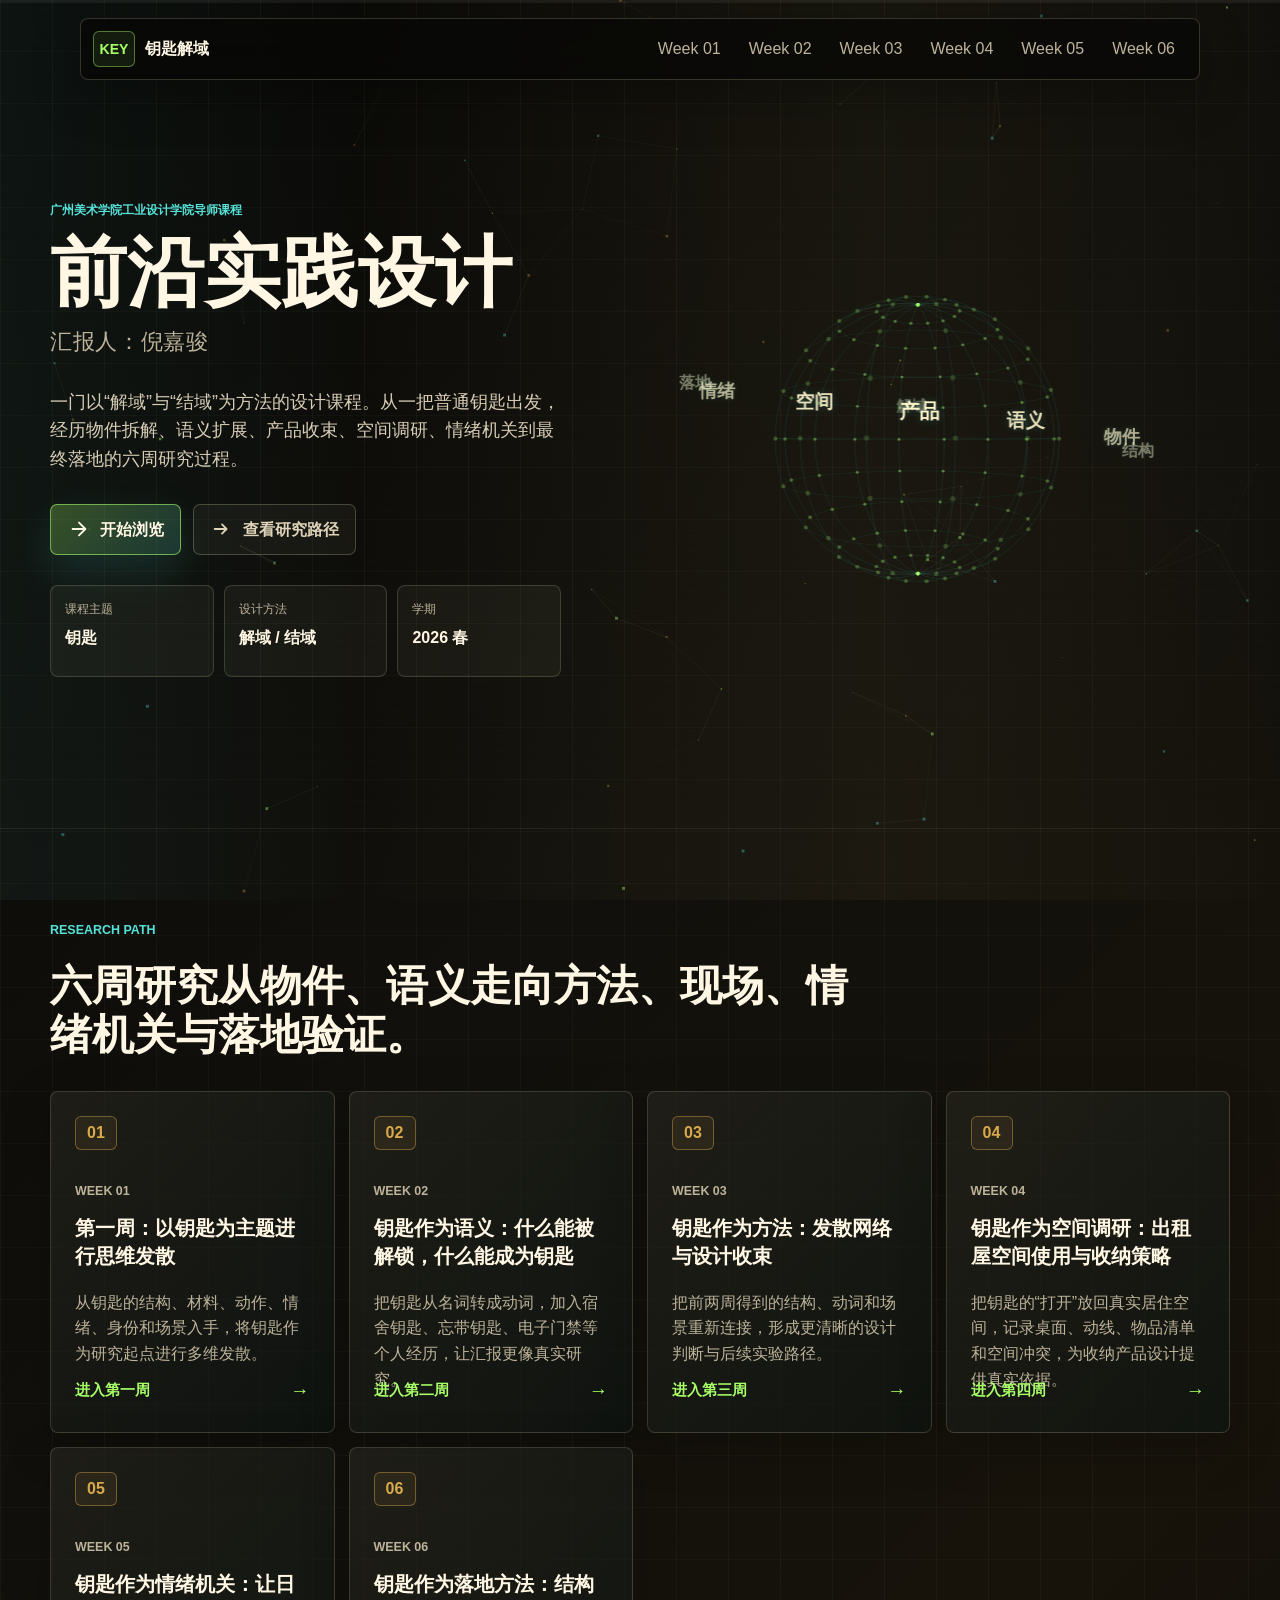
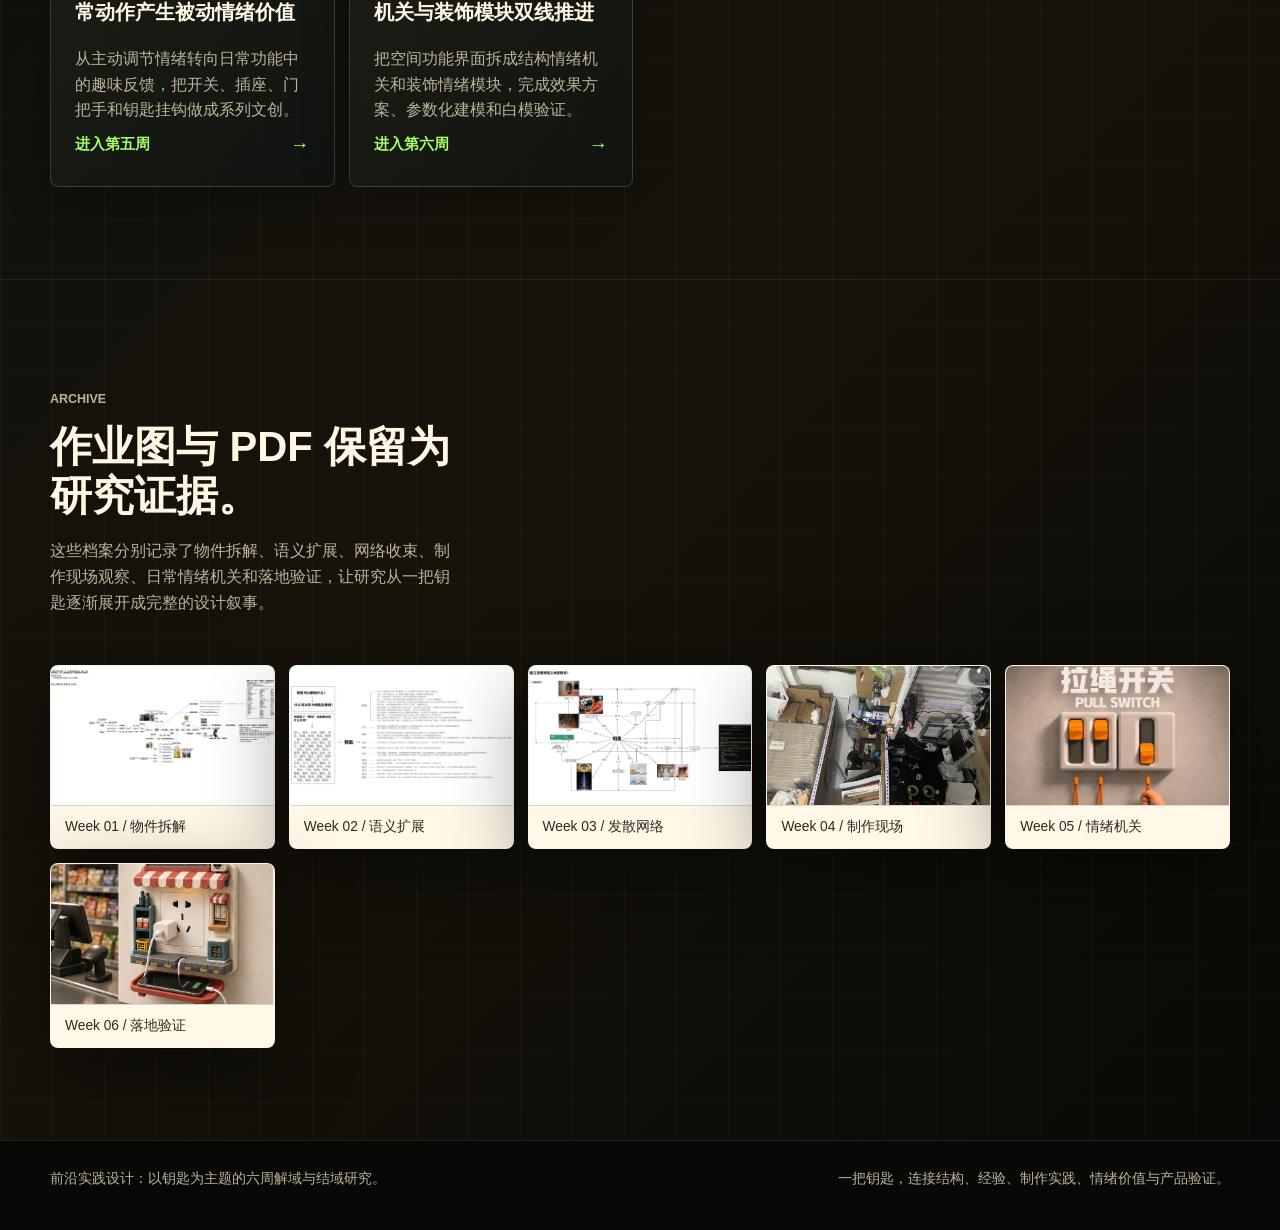
<file: index.html>
<!doctype html>
<html lang="zh-CN">
  <head>
    <meta charset="UTF-8" />
    <meta name="viewport" content="width=device-width, initial-scale=1.0" />
    <title>钥匙解域过程 | 课程结课网站</title>
    <link rel="stylesheet" href="./styles.css" />
  </head>
  <body>
    <canvas id="circuitCanvas" aria-hidden="true"></canvas>
    <div class="scroll-meter" aria-hidden="true"><span></span></div>

    <header class="topbar">
      <a class="brand" href="./index.html" aria-label="回到首页">
        <span class="brand-mark">KEY</span>
        <span>钥匙解域</span>
      </a>
      <nav class="nav-links" aria-label="页面导航">
        <a href="./week1.html">Week 01</a>
        <a href="./week2.html">Week 02</a>
        <a href="./week3.html">Week 03</a>
        <a href="./week4.html">Week 04</a>
        <a href="./week5.html">Week 05</a>
        <a href="./week6.html">Week 06</a>
      </nav>
    </header>

    <main>
      <section class="hero stage portal-hero">
        <div class="hero-copy reveal">
          <p class="eyebrow">广州美术学院工业设计学院导师课程</p>
          <h1>前沿实践设计</h1>
          <p class="hero-subtitle">汇报人：倪嘉骏</p>
          <p class="hero-lead">
            一门以“解域”与“结域”为方法的设计课程。从一把普通钥匙出发，经历物件拆解、语义扩展、产品收束、空间调研、情绪机关到最终落地的六周研究过程。
          </p>
          <div class="hero-actions">
            <a class="primary-action" href="./week1.html">
              <span class="action-icon" aria-hidden="true">
                <svg viewBox="0 0 24 24"><path d="M5 12h14M12 5l7 7-7 7" /></svg>
              </span>
              开始浏览
            </a>
            <a class="ghost-action" href="#research-path">
              <span class="action-icon" aria-hidden="true">
                <svg viewBox="0 0 24 24"><path d="M4 12h13m0 0-5-5m5 5-5 5" /></svg>
              </span>
              查看研究路径
            </a>
          </div>
          <dl class="course-meta" aria-label="课程信息">
            <div>
              <dt>课程主题</dt>
              <dd>钥匙</dd>
            </div>
            <div>
              <dt>设计方法</dt>
              <dd>解域 / 结域</dd>
            </div>
            <div>
              <dt>学期</dt>
              <dd>2026 春</dd>
            </div>
          </dl>
        </div>

        <div class="hero-visual" id="sphere-container" data-depth="18" style="position:relative;overflow:hidden;min-height:480px;">
          <div style="position:absolute;inset:0;display:flex;align-items:center;justify-content:center;pointer-events:none;z-index:0;">
            <!-- 3D keyword sphere rendered by initKeywordSphere() -->
          </div>
        </div>
      </section>

      <section id="research-path" class="section-band">
        <div class="section-heading reveal">
          <p class="eyebrow">Research Path</p>
          <h2>六周研究从物件、语义走向方法、现场、情绪机关与落地验证。</h2>
        </div>

        <div class="portal-grid">
          <a class="week-card reveal" href="./week1.html">
            <span class="index">01</span>
            <p class="eyebrow">Week 01</p>
            <h3>第一周：以钥匙为主题进行思维发散</h3>
            <p>从钥匙的结构、材料、动作、情绪、身份和场景入手，将钥匙作为研究起点进行多维发散。</p>
            <strong>进入第一周</strong>
          </a>
          <a class="week-card reveal" href="./week2.html">
            <span class="index">02</span>
            <p class="eyebrow">Week 02</p>
            <h3>钥匙作为语义：什么能被解锁，什么能成为钥匙</h3>
            <p>把钥匙从名词转成动词，加入宿舍钥匙、忘带钥匙、电子门禁等个人经历，让汇报更像真实研究。</p>
            <strong>进入第二周</strong>
          </a>
          <a class="week-card reveal" href="./week3.html">
            <span class="index">03</span>
            <p class="eyebrow">Week 03</p>
            <h3>钥匙作为方法：发散网络与设计收束</h3>
            <p>把前两周得到的结构、动词和场景重新连接，形成更清晰的设计判断与后续实验路径。</p>
            <strong>进入第三周</strong>
          </a>
          <a class="week-card reveal" href="./week4.html">
            <span class="index">04</span>
            <p class="eyebrow">Week 04</p>
            <h3>钥匙作为空间调研：出租屋空间使用与收纳策略</h3>
            <p>把钥匙的“打开”放回真实居住空间，记录桌面、动线、物品清单和空间冲突，为收纳产品设计提供真实依据。</p>
            <strong>进入第四周</strong>
          </a>
          <a class="week-card reveal" href="./week5.html">
            <span class="index">05</span>
            <p class="eyebrow">Week 05</p>
            <h3>钥匙作为情绪机关：让日常动作产生被动情绪价值</h3>
            <p>从主动调节情绪转向日常功能中的趣味反馈，把开关、插座、门把手和钥匙挂钩做成系列文创。</p>
            <strong>进入第五周</strong>
          </a>
          <a class="week-card reveal" href="./week6.html">
            <span class="index">06</span>
            <p class="eyebrow">Week 06</p>
            <h3>钥匙作为落地方法：结构机关与装饰模块双线推进</h3>
            <p>把空间功能界面拆成结构情绪机关和装饰情绪模块，完成效果方案、参数化建模和白模验证。</p>
            <strong>进入第六周</strong>
          </a>
        </div>
      </section>

      <section class="archive section-band">
        <div class="archive-copy reveal">
          <p class="eyebrow">Archive</p>
          <h2>作业图与 PDF 保留为研究证据。</h2>
          <p>这些档案分别记录了物件拆解、语义扩展、网络收束、制作现场观察、日常情绪机关和落地验证，让研究从一把钥匙逐渐展开成完整的设计叙事。</p>
        </div>
        <div class="archive-gallery">
          <figure class="source-map reveal">
            <img src="./assets/week1-map.jpg" alt="第一周钥匙主题解域过程原始思维导图" />
            <figcaption>Week 01 / 物件拆解</figcaption>
          </figure>
          <figure class="source-map reveal">
            <img src="./assets/week2-semantics.jpg" alt="第二周钥匙语义扩展与解锁动词图" />
            <figcaption>Week 02 / 语义扩展</figcaption>
          </figure>
          <figure class="source-map reveal">
            <img src="./assets/week3-network.jpg" alt="第三周发散网络图" />
            <figcaption>Week 03 / 发散网络</figcaption>
          </figure>
          <figure class="source-map reveal">
            <img src="./assets/week4-overview.jpg" alt="第四周制作现场总览照片" />
            <figcaption>Week 04 / 制作现场</figcaption>
          </figure>
          <figure class="source-map reveal">
            <img src="./assets/week5-pull-switch.png" alt="第五周日常情绪机关参考图" />
            <figcaption>Week 05 / 情绪机关</figcaption>
          </figure>
          <figure class="source-map reveal">
            <img src="./assets/week6-convenience-socket.png" alt="第六周便利店补给插座效果图" />
            <figcaption>Week 06 / 落地验证</figcaption>
          </figure>
        </div>
      </section>
    </main>

    <footer class="site-footer">
      <p>前沿实践设计：以钥匙为主题的六周解域与结域研究。</p>
      <p>一把钥匙，连接结构、经验、制作实践、情绪价值与产品验证。</p>
    </footer>

    <script src="./script.js"></script>
  </body>
</html>
</file>
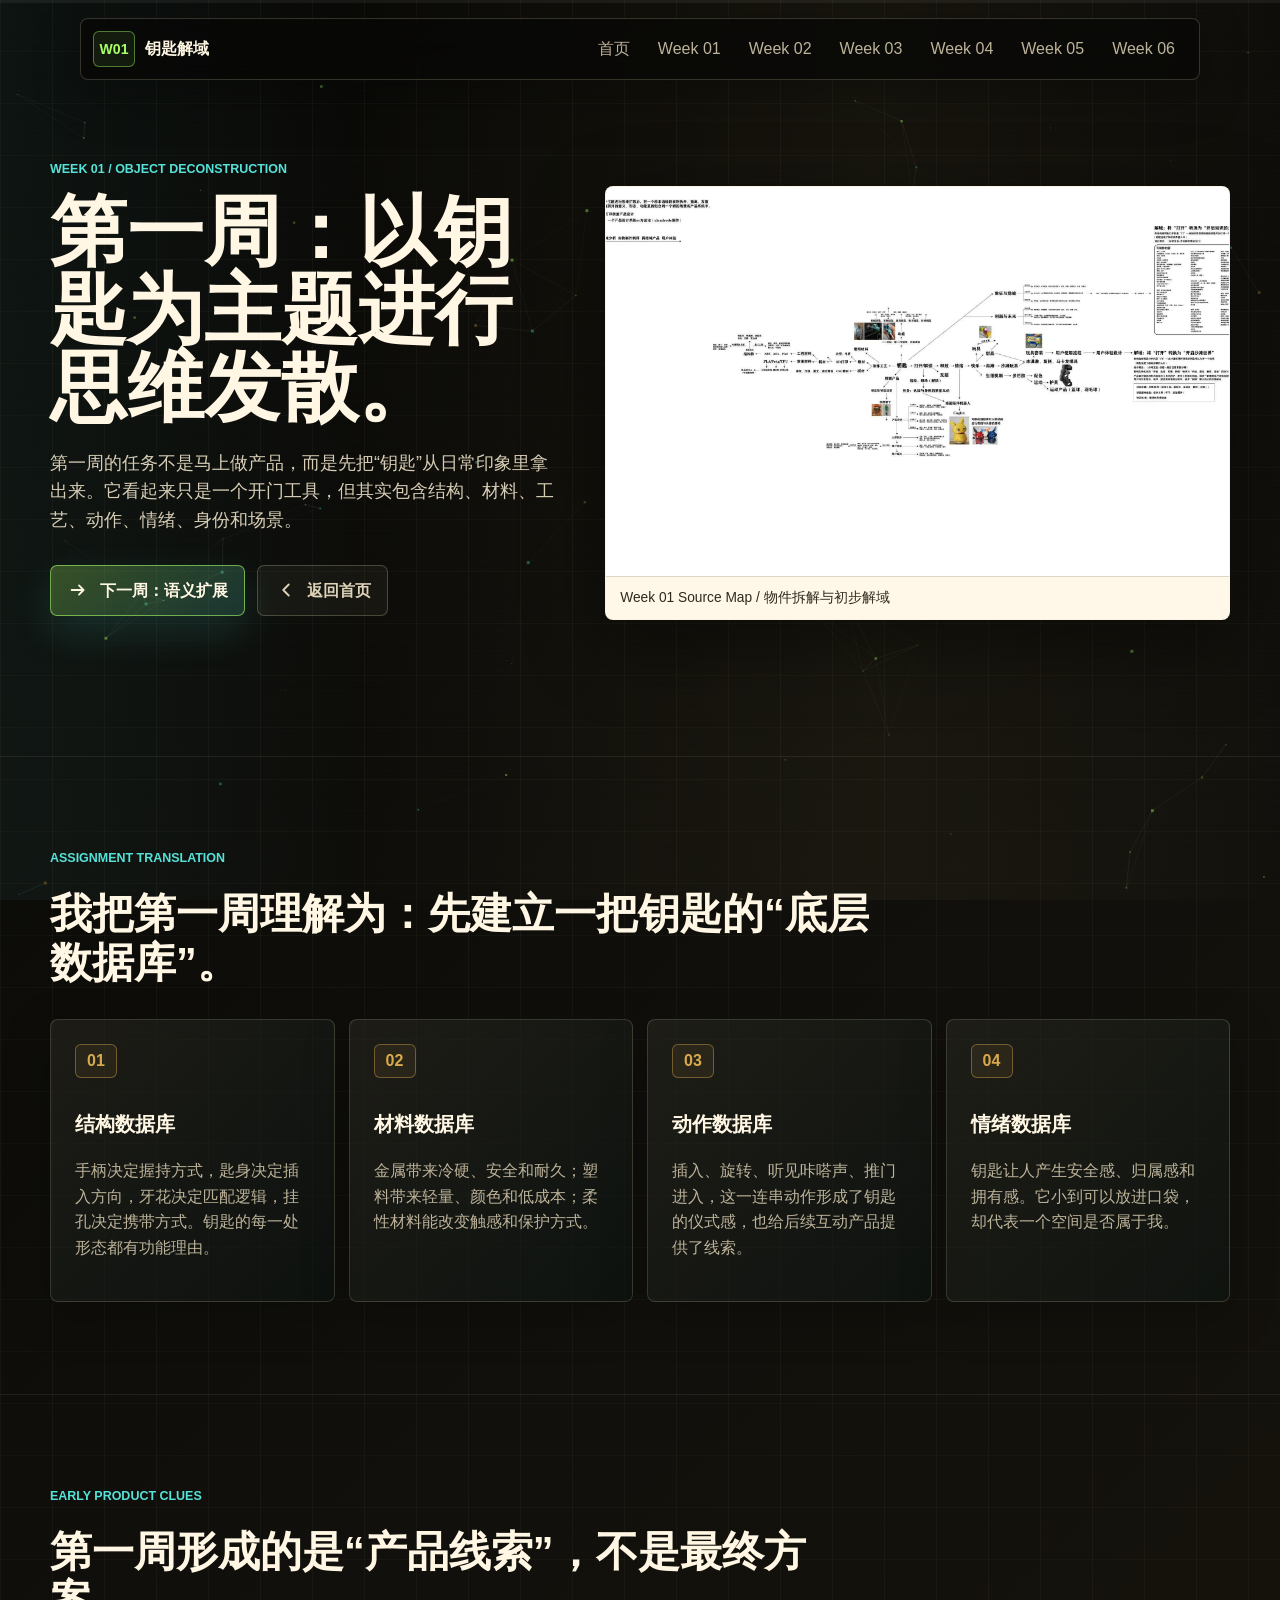
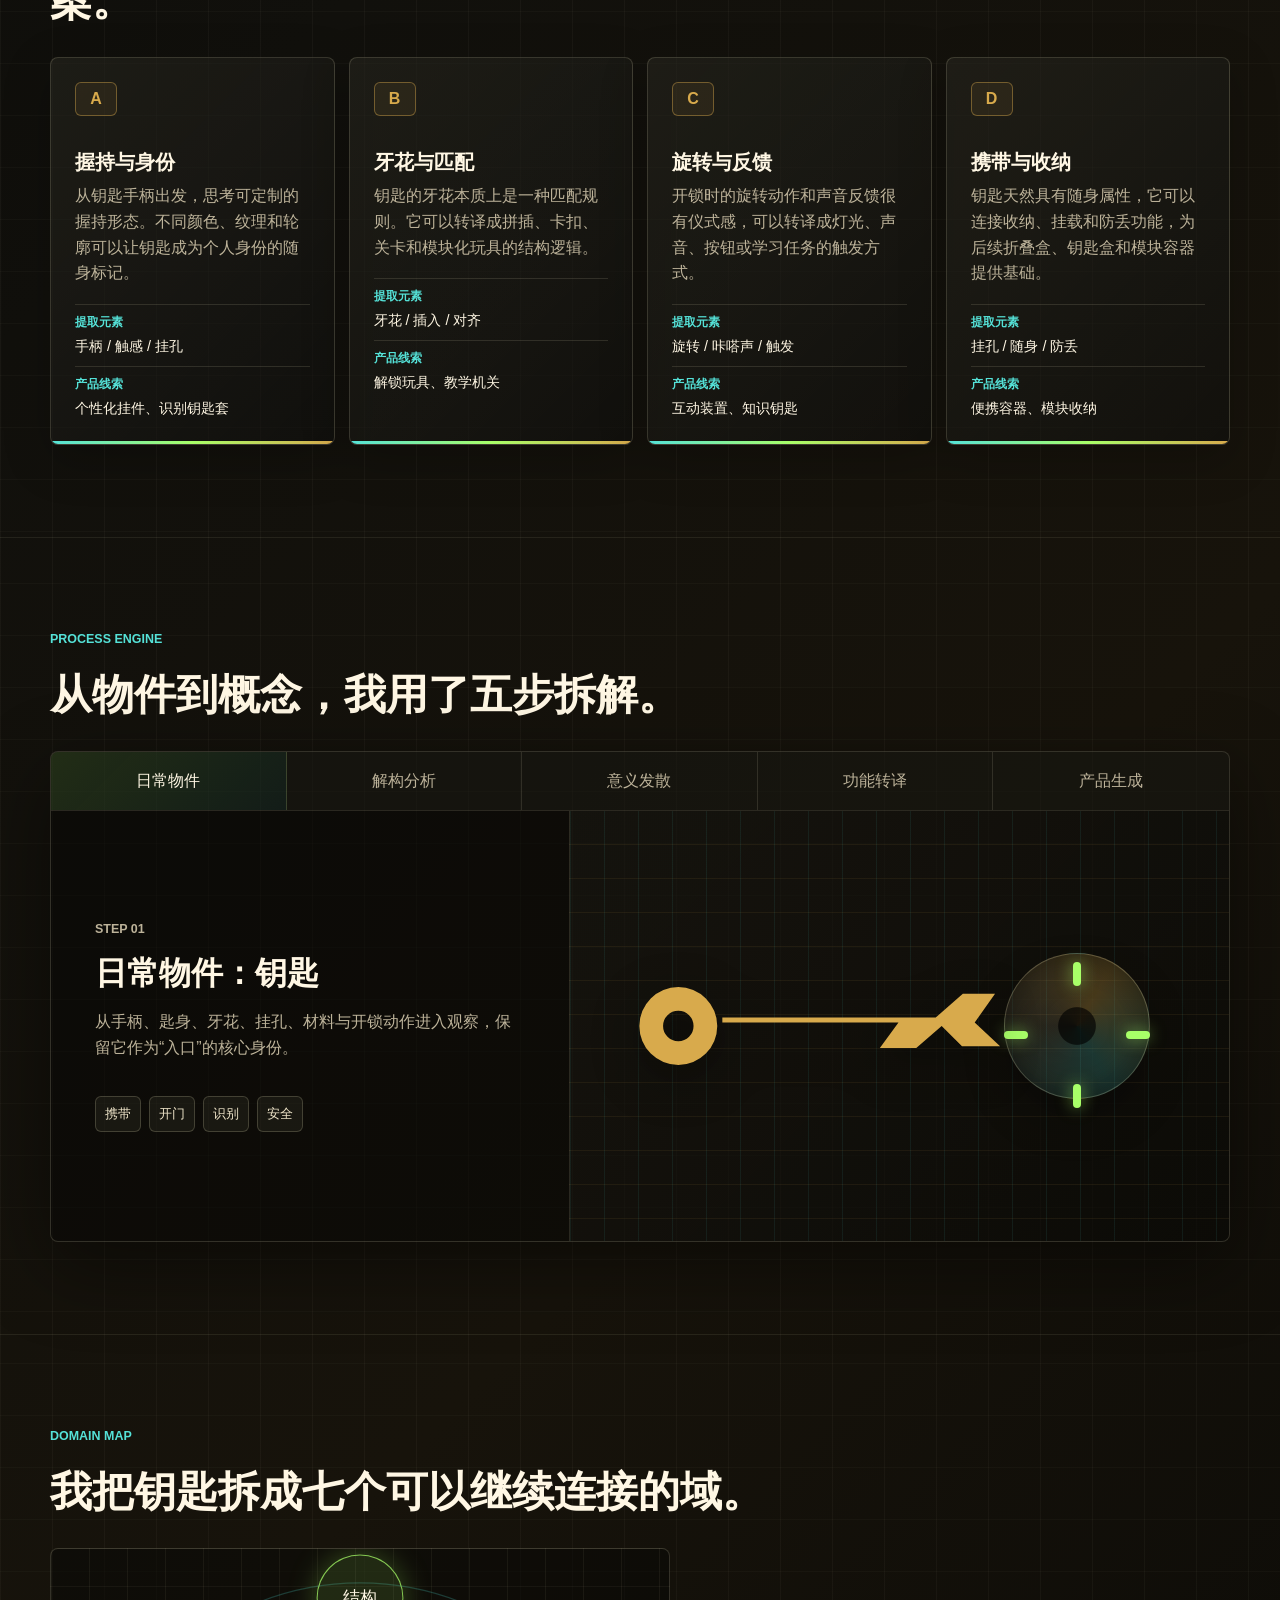
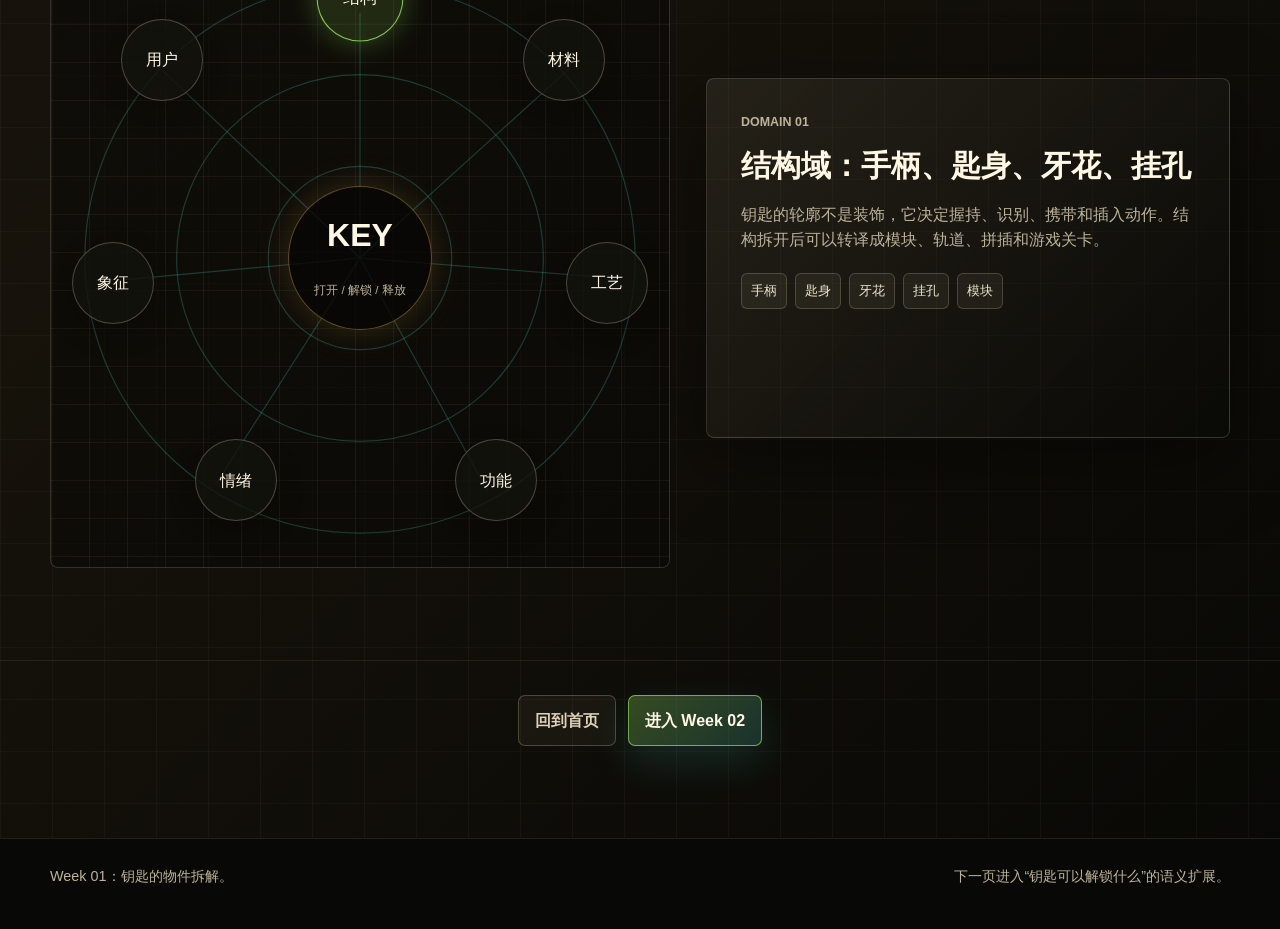
<file: week1.html>
<!doctype html>
<html lang="zh-CN">
  <head>
    <meta charset="UTF-8" />
    <meta name="viewport" content="width=device-width, initial-scale=1.0" />
    <title>Week 01 | 钥匙的物件拆解</title>
    <link rel="stylesheet" href="./styles.css" />
  </head>
  <body>
    <canvas id="circuitCanvas" aria-hidden="true"></canvas>
    <div class="scroll-meter" aria-hidden="true"><span></span></div>

    <header class="topbar">
      <a class="brand" href="./index.html" aria-label="回到首页">
        <span class="brand-mark">W01</span>
        <span>钥匙解域</span>
      </a>
      <nav class="nav-links" aria-label="页面导航">
        <a href="./index.html">首页</a>
        <a href="./week1.html">Week 01</a>
        <a href="./week2.html">Week 02</a>
        <a href="./week3.html">Week 03</a>
        <a href="./week4.html">Week 04</a>
        <a href="./week5.html">Week 05</a>
        <a href="./week6.html">Week 06</a>
      </nav>
    </header>

    <main>
      <section class="hero stage page-hero">
        <div class="hero-copy reveal">
          <p class="eyebrow">Week 01 / Object Deconstruction</p>
          <h1>第一周：以钥匙为主题进行思维发散。</h1>
          <p class="hero-lead">
            第一周的任务不是马上做产品，而是先把“钥匙”从日常印象里拿出来。它看起来只是一个开门工具，但其实包含结构、材料、工艺、动作、情绪、身份和场景。
          </p>
          <div class="hero-actions">
            <a class="primary-action" href="./week2.html">
              <span class="action-icon" aria-hidden="true">
                <svg viewBox="0 0 24 24"><path d="M4 12h13m0 0-5-5m5 5-5 5" /></svg>
              </span>
              下一周：语义扩展
            </a>
            <a class="ghost-action" href="./index.html">
              <span class="action-icon" aria-hidden="true">
                <svg viewBox="0 0 24 24"><path d="M15 18l-6-6 6-6" /></svg>
              </span>
              返回首页
            </a>
          </div>
        </div>
        <figure class="source-map page-figure reveal">
          <img src="./assets/week1-map.jpg" alt="第一周钥匙主题解域过程原始思维导图" />
          <figcaption>Week 01 Source Map / 物件拆解与初步解域</figcaption>
        </figure>
      </section>

      <section class="section-band">
        <div class="section-heading reveal">
          <p class="eyebrow">Assignment Translation</p>
          <h2>我把第一周理解为：先建立一把钥匙的“底层数据库”。</h2>
        </div>
        <div class="insight-grid">
          <article class="insight-card reveal">
            <span class="index">01</span>
            <h3>结构数据库</h3>
            <p>手柄决定握持方式，匙身决定插入方向，牙花决定匹配逻辑，挂孔决定携带方式。钥匙的每一处形态都有功能理由。</p>
          </article>
          <article class="insight-card reveal">
            <span class="index">02</span>
            <h3>材料数据库</h3>
            <p>金属带来冷硬、安全和耐久；塑料带来轻量、颜色和低成本；柔性材料能改变触感和保护方式。</p>
          </article>
          <article class="insight-card reveal">
            <span class="index">03</span>
            <h3>动作数据库</h3>
            <p>插入、旋转、听见咔嗒声、推门进入，这一连串动作形成了钥匙的仪式感，也给后续互动产品提供了线索。</p>
          </article>
          <article class="insight-card reveal">
            <span class="index">04</span>
            <h3>情绪数据库</h3>
            <p>钥匙让人产生安全感、归属感和拥有感。它小到可以放进口袋，却代表一个空间是否属于我。</p>
          </article>
        </div>
      </section>

      <section class="section-band">
        <div class="section-heading reveal">
          <p class="eyebrow">Early Product Clues</p>
          <h2>第一周形成的是“产品线索”，不是最终方案。</h2>
        </div>
        <div class="design-grid">
          <article class="design-card reveal">
            <span class="index">A</span>
            <h3>握持与身份</h3>
            <p>从钥匙手柄出发，思考可定制的握持形态。不同颜色、纹理和轮廓可以让钥匙成为个人身份的随身标记。</p>
            <dl>
              <div><dt>提取元素</dt><dd>手柄 / 触感 / 挂孔</dd></div>
              <div><dt>产品线索</dt><dd>个性化挂件、识别钥匙套</dd></div>
            </dl>
          </article>
          <article class="design-card reveal">
            <span class="index">B</span>
            <h3>牙花与匹配</h3>
            <p>钥匙的牙花本质上是一种匹配规则。它可以转译成拼插、卡扣、关卡和模块化玩具的结构逻辑。</p>
            <dl>
              <div><dt>提取元素</dt><dd>牙花 / 插入 / 对齐</dd></div>
              <div><dt>产品线索</dt><dd>解锁玩具、教学机关</dd></div>
            </dl>
          </article>
          <article class="design-card reveal">
            <span class="index">C</span>
            <h3>旋转与反馈</h3>
            <p>开锁时的旋转动作和声音反馈很有仪式感，可以转译成灯光、声音、按钮或学习任务的触发方式。</p>
            <dl>
              <div><dt>提取元素</dt><dd>旋转 / 咔嗒声 / 触发</dd></div>
              <div><dt>产品线索</dt><dd>互动装置、知识钥匙</dd></div>
            </dl>
          </article>
          <article class="design-card reveal">
            <span class="index">D</span>
            <h3>携带与收纳</h3>
            <p>钥匙天然具有随身属性，它可以连接收纳、挂载和防丢功能，为后续折叠盒、钥匙盒和模块容器提供基础。</p>
            <dl>
              <div><dt>提取元素</dt><dd>挂孔 / 随身 / 防丢</dd></div>
              <div><dt>产品线索</dt><dd>便携容器、模块收纳</dd></div>
            </dl>
          </article>
        </div>
      </section>

      <section class="process section-band">
        <div class="section-heading reveal">
          <p class="eyebrow">Process Engine</p>
          <h2>从物件到概念，我用了五步拆解。</h2>
        </div>

        <div class="process-shell reveal">
          <div class="process-rail" role="tablist" aria-label="解域流程">
            <button class="step-button is-active" type="button" data-step="0" role="tab" aria-selected="true">日常物件</button>
            <button class="step-button" type="button" data-step="1" role="tab" aria-selected="false">解构分析</button>
            <button class="step-button" type="button" data-step="2" role="tab" aria-selected="false">意义发散</button>
            <button class="step-button" type="button" data-step="3" role="tab" aria-selected="false">功能转译</button>
            <button class="step-button" type="button" data-step="4" role="tab" aria-selected="false">产品生成</button>
          </div>

          <div class="process-stage">
            <article class="step-card" id="stepCard">
              <p class="eyebrow" id="stepKicker">Step 01</p>
              <h3 id="stepTitle">日常物件：钥匙</h3>
              <p id="stepBody">从手柄、匙身、牙花、挂孔、材料与开锁动作进入观察，保留它作为“入口”的核心身份。</p>
              <div class="tag-row" id="stepTags" aria-label="关键词"></div>
            </article>

            <div class="lock-lab" aria-hidden="true">
              <div class="lock-face">
                <span class="pin pin-1"></span>
                <span class="pin pin-2"></span>
                <span class="pin pin-3"></span>
                <span class="pin pin-4"></span>
              </div>
              <svg class="lab-key" viewBox="0 0 560 160">
                <path d="M50 80a46 46 0 1 1 92 0 46 46 0 0 1-92 0Zm28 0a18 18 0 1 0 36 0 18 18 0 0 0-36 0Zm70-10h252l32-28h38l-24 34 30 28h-45l-24-24-30 26h-43l22-30H148z" />
              </svg>
            </div>
          </div>
        </div>
      </section>

      <section class="domain section-band">
        <div class="section-heading reveal">
          <p class="eyebrow">Domain Map</p>
          <h2>我把钥匙拆成七个可以继续连接的域。</h2>
        </div>

        <div class="domain-layout reveal">
          <div class="radar" aria-label="钥匙解域节点">
            <svg class="radar-lines" viewBox="0 0 620 620" aria-hidden="true">
              <path d="M310 310 310 64M310 310 520 120M310 310 562 330M310 310 438 544M310 310 166 536M310 310 72 332M310 310 112 122" />
              <circle cx="310" cy="310" r="92" />
              <circle cx="310" cy="310" r="184" />
              <circle cx="310" cy="310" r="276" />
            </svg>
            <button class="domain-node is-active" type="button" data-domain="0" style="--x: 50%; --y: 8%;">结构</button>
            <button class="domain-node" type="button" data-domain="1" style="--x: 83%; --y: 18%;">材料</button>
            <button class="domain-node" type="button" data-domain="2" style="--x: 90%; --y: 54%;">工艺</button>
            <button class="domain-node" type="button" data-domain="3" style="--x: 72%; --y: 86%;">功能</button>
            <button class="domain-node" type="button" data-domain="4" style="--x: 30%; --y: 86%;">情绪</button>
            <button class="domain-node" type="button" data-domain="5" style="--x: 10%; --y: 54%;">象征</button>
            <button class="domain-node" type="button" data-domain="6" style="--x: 18%; --y: 18%;">用户</button>
            <div class="radar-core">
              <span>KEY</span>
              <small>打开 / 解锁 / 释放</small>
            </div>
          </div>

          <aside class="domain-panel">
            <p class="eyebrow" id="domainKicker">Domain 01</p>
            <h3 id="domainTitle">结构域：手柄、匙身、牙花、挂孔</h3>
            <p id="domainBody">钥匙的轮廓不是装饰，它决定握持、识别、携带和插入动作。结构拆开后可以转译成模块、轨道、拼插和游戏关卡。</p>
            <div class="domain-chips" id="domainChips"></div>
          </aside>
        </div>
      </section>



      <nav class="next-links section-band" aria-label="页面跳转">
        <a class="ghost-action" href="./index.html">回到首页</a>
        <a class="primary-action" href="./week2.html">进入 Week 02</a>
      </nav>
    </main>

    <footer class="site-footer">
      <p>Week 01：钥匙的物件拆解。</p>
      <p>下一页进入“钥匙可以解锁什么”的语义扩展。</p>
    </footer>

    <script src="./script.js"></script>
  </body>
</html>
</file>
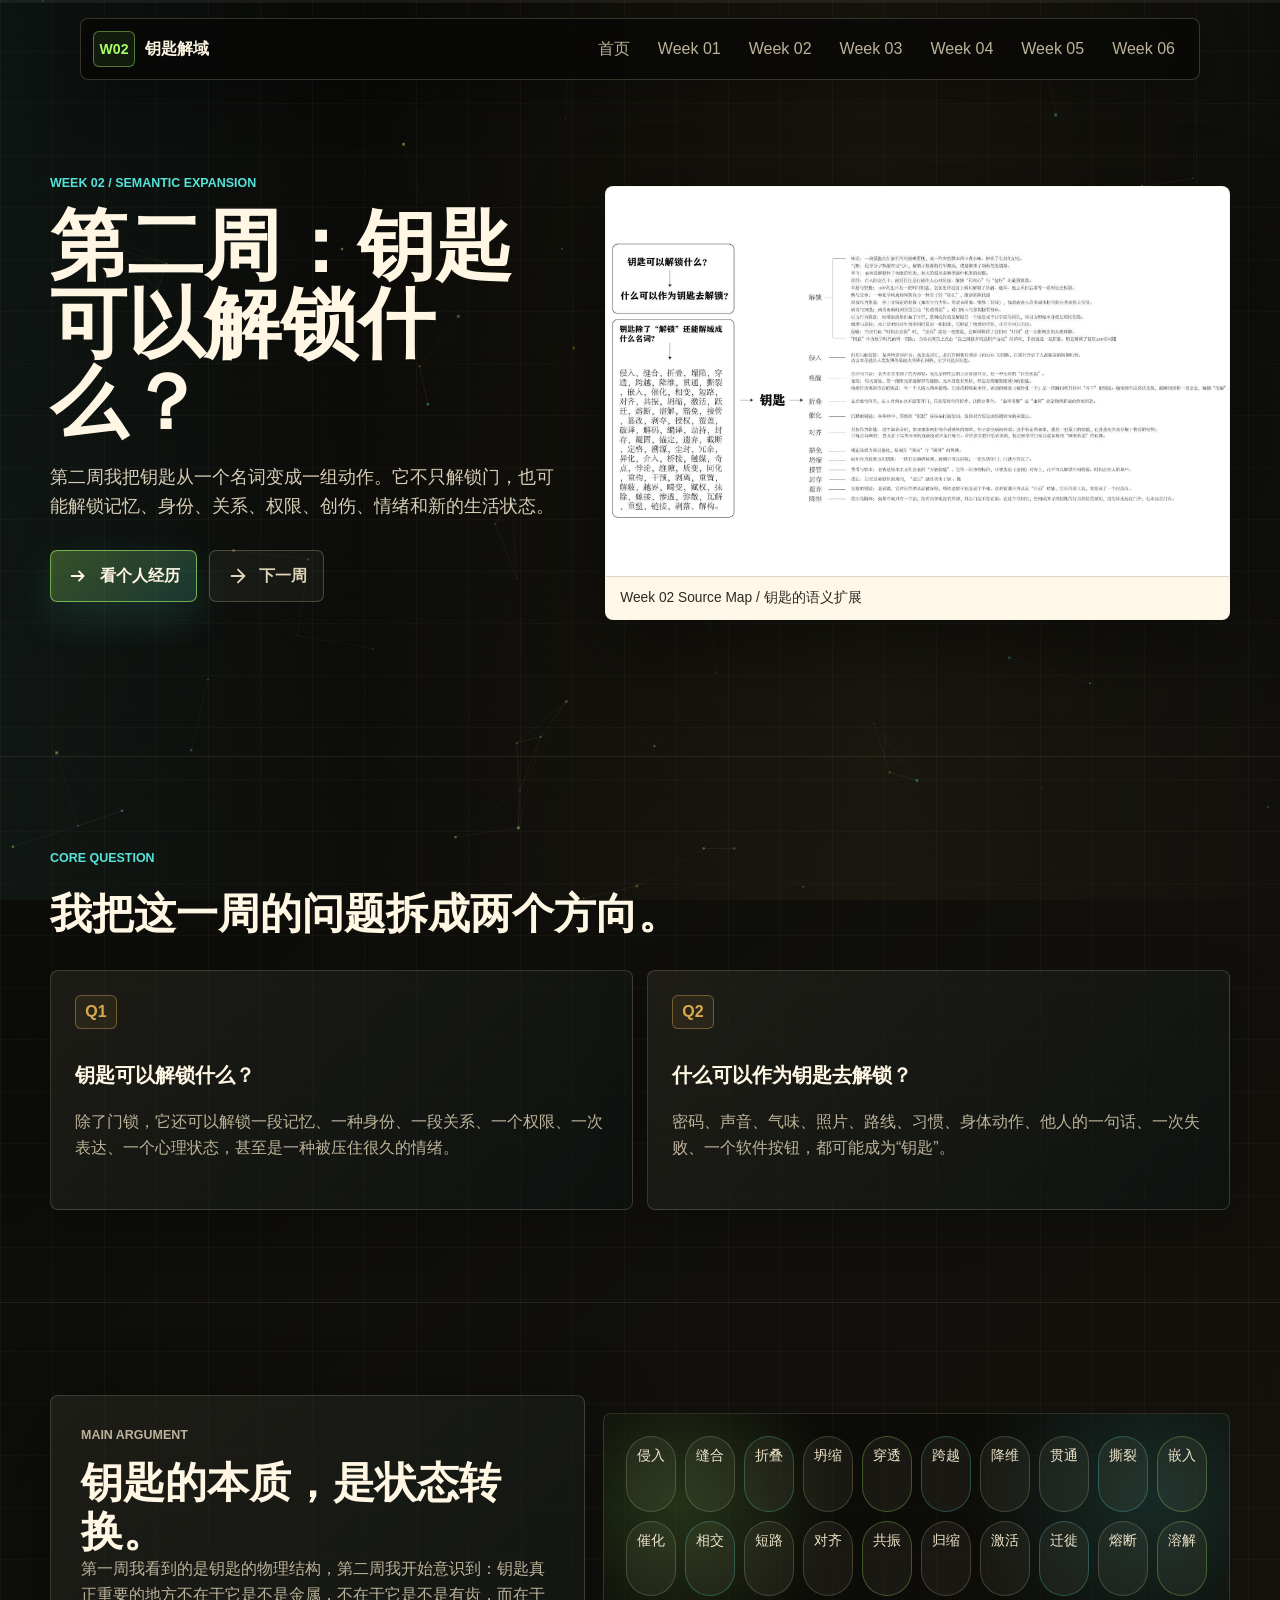
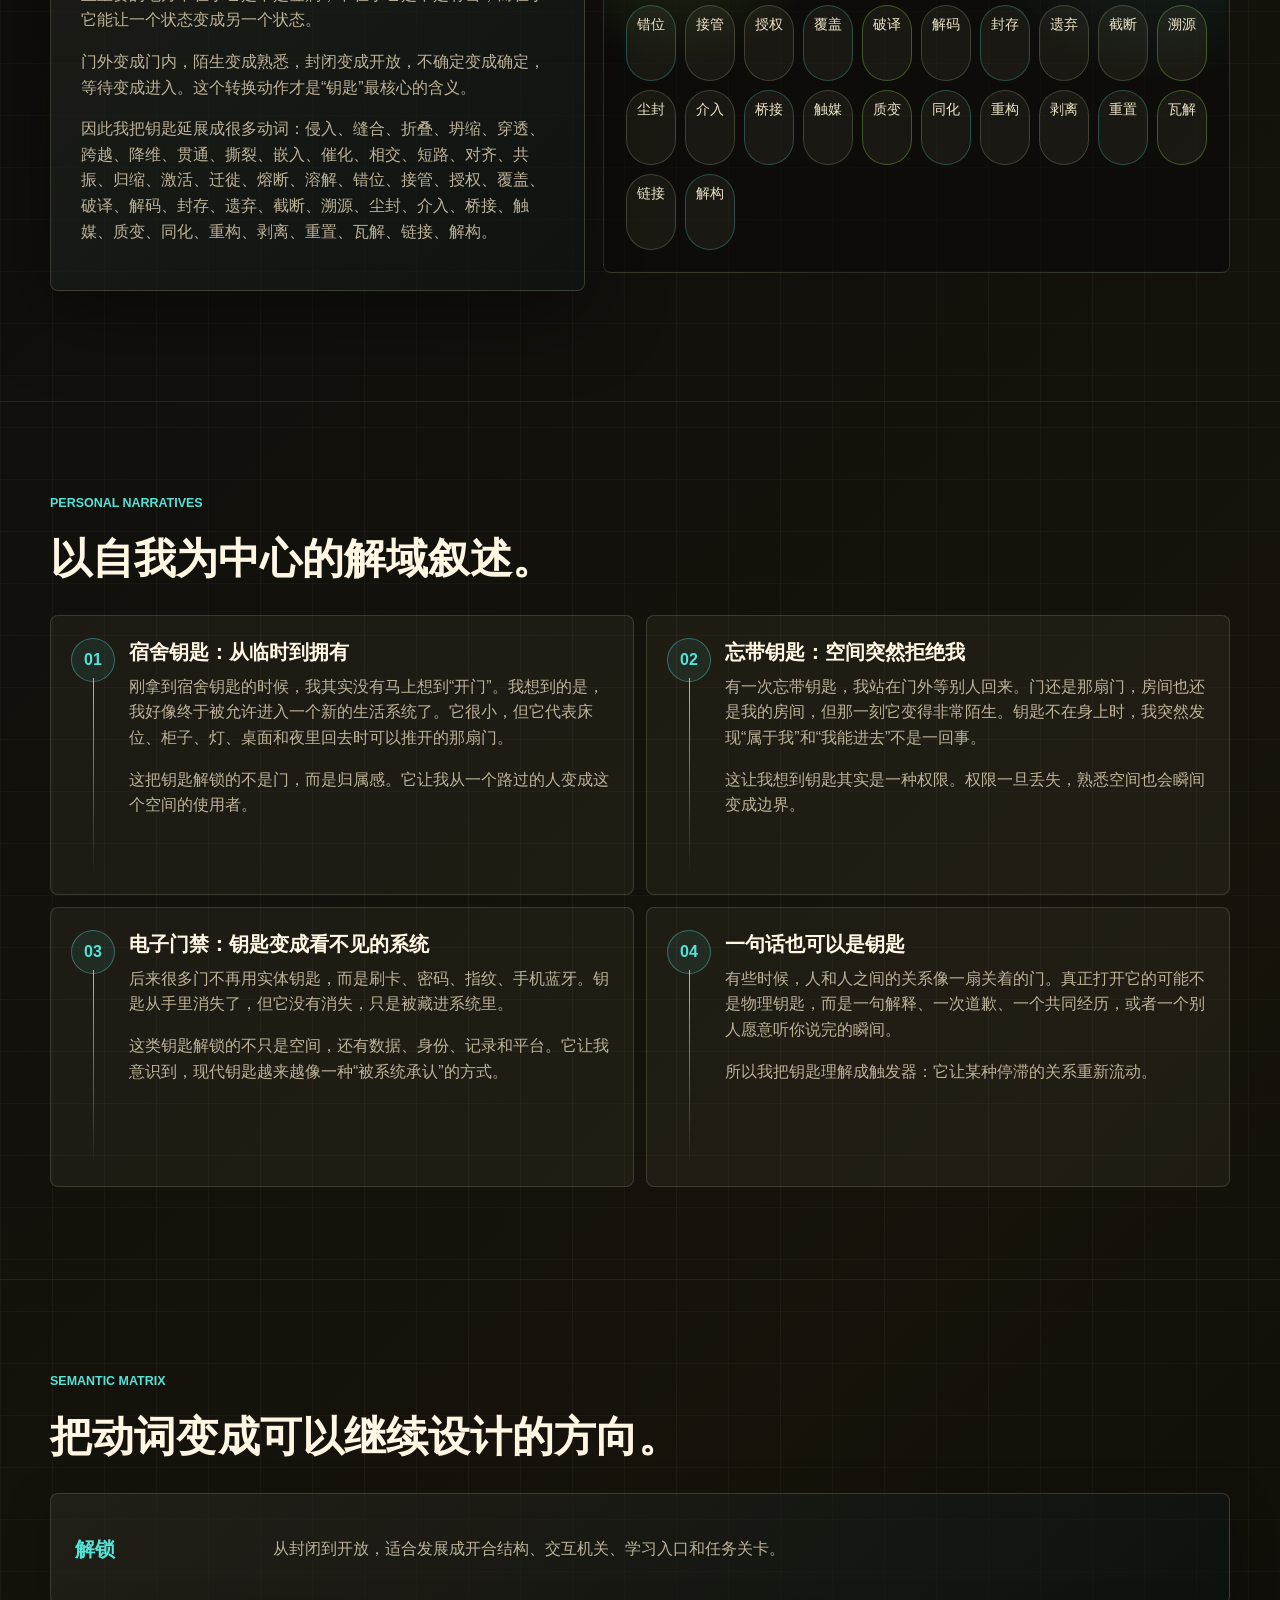
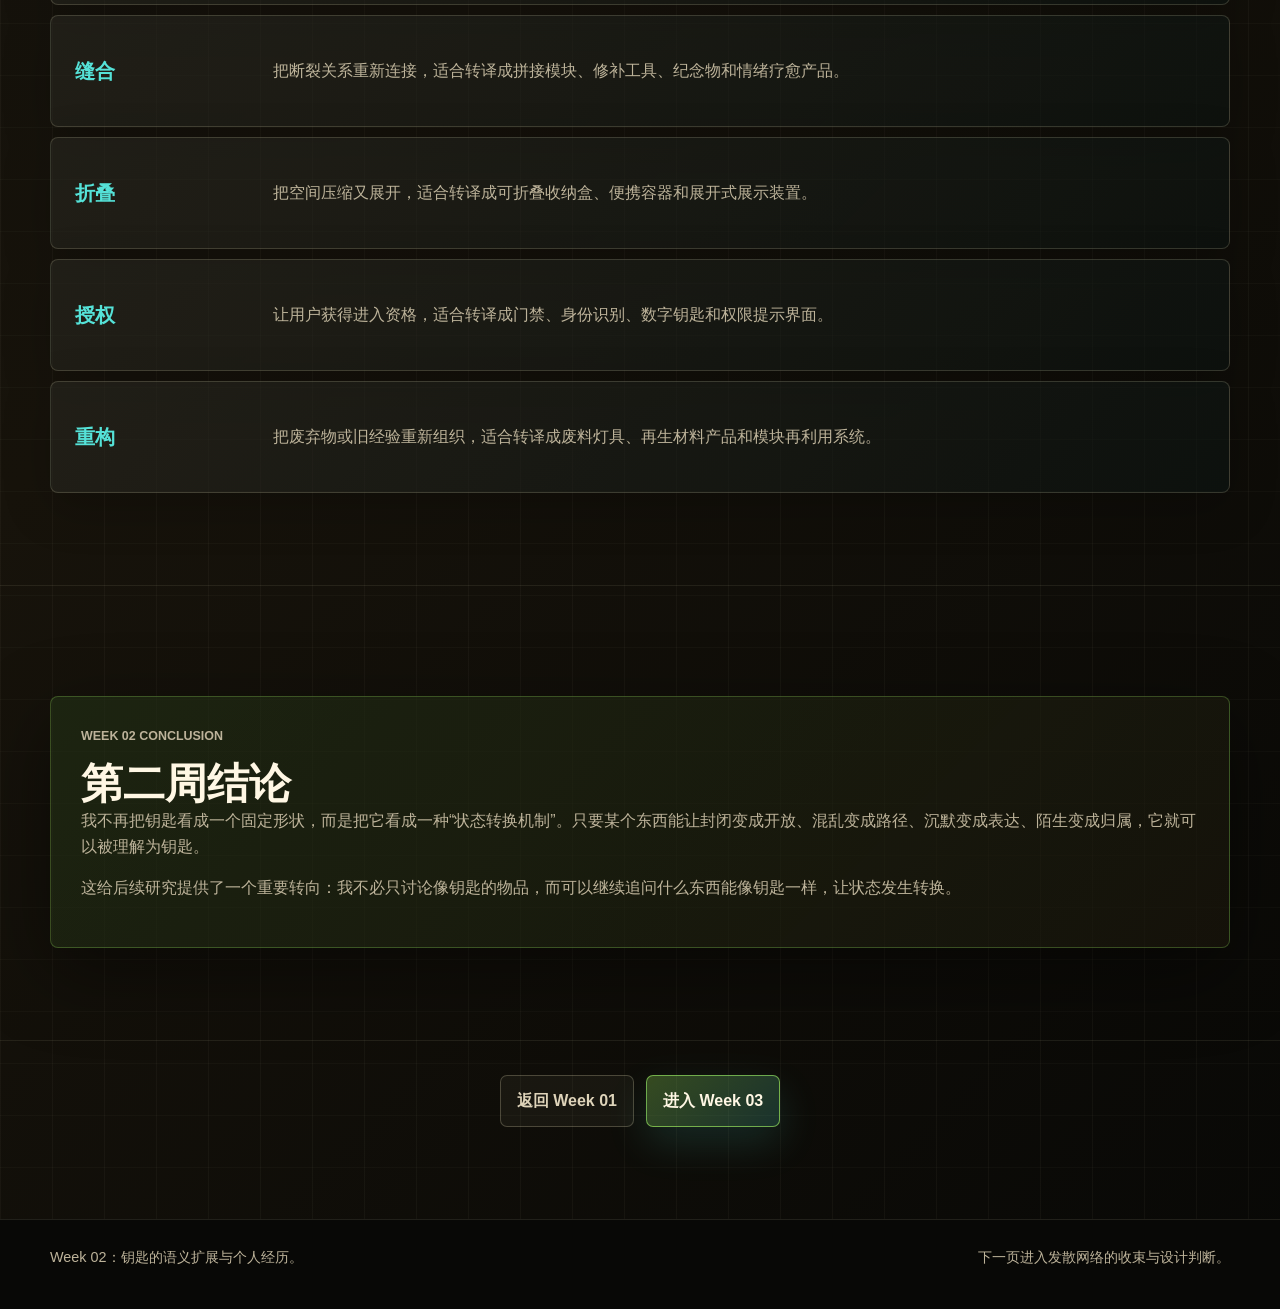
<file: week2.html>
<!doctype html>
<html lang="zh-CN">
  <head>
    <meta charset="UTF-8" />
    <meta name="viewport" content="width=device-width, initial-scale=1.0" />
    <title>Week 02 | 钥匙的语义扩展</title>
    <link rel="stylesheet" href="./styles.css" />
  </head>
  <body>
    <canvas id="circuitCanvas" aria-hidden="true"></canvas>
    <div class="scroll-meter" aria-hidden="true"><span></span></div>

    <header class="topbar">
      <a class="brand" href="./index.html" aria-label="回到首页">
        <span class="brand-mark">W02</span>
        <span>钥匙解域</span>
      </a>
      <nav class="nav-links" aria-label="页面导航">
        <a href="./index.html">首页</a>
        <a href="./week1.html">Week 01</a>
        <a href="./week2.html">Week 02</a>
        <a href="./week3.html">Week 03</a>
        <a href="./week4.html">Week 04</a>
        <a href="./week5.html">Week 05</a>
        <a href="./week6.html">Week 06</a>
      </nav>
    </header>

    <main>
      <section class="hero stage page-hero">
        <div class="hero-copy reveal">
          <p class="eyebrow">Week 02 / Semantic Expansion</p>
          <h1>第二周：钥匙可以解锁什么？</h1>
          <p class="hero-lead">
            第二周我把钥匙从一个名词变成一组动作。它不只解锁门，也可能解锁记忆、身份、关系、权限、创伤、情绪和新的生活状态。
          </p>
          <div class="hero-actions">
            <a class="primary-action" href="#personal">
              <span class="action-icon" aria-hidden="true">
                <svg viewBox="0 0 24 24"><path d="M4 12h13m0 0-5-5m5 5-5 5" /></svg>
              </span>
              看个人经历
            </a>
            <a class="ghost-action" href="./week3.html">
              <span class="action-icon" aria-hidden="true">
                <svg viewBox="0 0 24 24"><path d="M5 12h14M12 5l7 7-7 7" /></svg>
              </span>
              下一周
            </a>
          </div>
        </div>
        <figure class="source-map page-figure reveal">
          <img src="./assets/week2-semantics.jpg" alt="第二周钥匙语义扩展与解锁动词图" />
          <figcaption>Week 02 Source Map / 钥匙的语义扩展</figcaption>
        </figure>
      </section>

      <section class="section-band">
        <div class="section-heading reveal">
          <p class="eyebrow">Core Question</p>
          <h2>我把这一周的问题拆成两个方向。</h2>
        </div>
        <div class="question-grid">
          <article class="question-card reveal">
            <span class="index">Q1</span>
            <h3>钥匙可以解锁什么？</h3>
            <p>除了门锁，它还可以解锁一段记忆、一种身份、一段关系、一个权限、一次表达、一个心理状态，甚至是一种被压住很久的情绪。</p>
          </article>
          <article class="question-card reveal">
            <span class="index">Q2</span>
            <h3>什么可以作为钥匙去解锁？</h3>
            <p>密码、声音、气味、照片、路线、习惯、身体动作、他人的一句话、一次失败、一个软件按钮，都可能成为“钥匙”。</p>
          </article>
        </div>
      </section>

      <section class="week-section section-band">
        <div class="essay-layout">
          <article class="essay-card reveal">
            <p class="eyebrow">Main Argument</p>
            <h2>钥匙的本质，是状态转换。</h2>
            <p>
              第一周我看到的是钥匙的物理结构，第二周我开始意识到：钥匙真正重要的地方不在于它是不是金属，不在于它是不是有齿，而在于它能让一个状态变成另一个状态。
            </p>
            <p>
              门外变成门内，陌生变成熟悉，封闭变成开放，不确定变成确定，等待变成进入。这个转换动作才是“钥匙”最核心的含义。
            </p>
            <p>
              因此我把钥匙延展成很多动词：侵入、缝合、折叠、坍缩、穿透、跨越、降维、贯通、撕裂、嵌入、催化、相交、短路、对齐、共振、归缩、激活、迁徙、熔断、溶解、错位、接管、授权、覆盖、破译、解码、封存、遗弃、截断、溯源、尘封、介入、桥接、触媒、质变、同化、重构、剥离、重置、瓦解、链接、解构。
            </p>
          </article>
          <div class="verb-cloud reveal" aria-label="钥匙语义动词">
            <span>侵入</span><span>缝合</span><span>折叠</span><span>坍缩</span><span>穿透</span><span>跨越</span><span>降维</span><span>贯通</span><span>撕裂</span><span>嵌入</span><span>催化</span><span>相交</span><span>短路</span><span>对齐</span><span>共振</span><span>归缩</span><span>激活</span><span>迁徙</span><span>熔断</span><span>溶解</span><span>错位</span><span>接管</span><span>授权</span><span>覆盖</span><span>破译</span><span>解码</span><span>封存</span><span>遗弃</span><span>截断</span><span>溯源</span><span>尘封</span><span>介入</span><span>桥接</span><span>触媒</span><span>质变</span><span>同化</span><span>重构</span><span>剥离</span><span>重置</span><span>瓦解</span><span>链接</span><span>解构</span>
          </div>
        </div>
      </section>

      <section id="personal" class="section-band">
        <div class="section-heading reveal">
          <p class="eyebrow">Personal Narratives</p>
          <h2>以自我为中心的解域叙述。</h2>
        </div>
        <div class="memory-stack large-memory reveal" aria-label="个人经历叙事">
          <article>
            <span>01</span>
            <h3>宿舍钥匙：从临时到拥有</h3>
            <p>
              刚拿到宿舍钥匙的时候，我其实没有马上想到“开门”。我想到的是，我好像终于被允许进入一个新的生活系统了。它很小，但它代表床位、柜子、灯、桌面和夜里回去时可以推开的那扇门。
            </p>
            <p>
              这把钥匙解锁的不是门，而是归属感。它让我从一个路过的人变成这个空间的使用者。
            </p>
          </article>
          <article>
            <span>02</span>
            <h3>忘带钥匙：空间突然拒绝我</h3>
            <p>
              有一次忘带钥匙，我站在门外等别人回来。门还是那扇门，房间也还是我的房间，但那一刻它变得非常陌生。钥匙不在身上时，我突然发现“属于我”和“我能进去”不是一回事。
            </p>
            <p>
              这让我想到钥匙其实是一种权限。权限一旦丢失，熟悉空间也会瞬间变成边界。
            </p>
          </article>
          <article>
            <span>03</span>
            <h3>电子门禁：钥匙变成看不见的系统</h3>
            <p>
              后来很多门不再用实体钥匙，而是刷卡、密码、指纹、手机蓝牙。钥匙从手里消失了，但它没有消失，只是被藏进系统里。
            </p>
            <p>
              这类钥匙解锁的不只是空间，还有数据、身份、记录和平台。它让我意识到，现代钥匙越来越像一种“被系统承认”的方式。
            </p>
          </article>
          <article>
            <span>04</span>
            <h3>一句话也可以是钥匙</h3>
            <p>
              有些时候，人和人之间的关系像一扇关着的门。真正打开它的可能不是物理钥匙，而是一句解释、一次道歉、一个共同经历，或者一个别人愿意听你说完的瞬间。
            </p>
            <p>
              所以我把钥匙理解成触发器：它让某种停滞的关系重新流动。
            </p>
          </article>
        </div>
      </section>

      <section class="section-band">
        <div class="section-heading reveal">
          <p class="eyebrow">Semantic Matrix</p>
          <h2>把动词变成可以继续设计的方向。</h2>
        </div>
        <div class="semantic-table">
          <article class="semantic-row reveal">
            <h3>解锁</h3>
            <p>从封闭到开放，适合发展成开合结构、交互机关、学习入口和任务关卡。</p>
          </article>
          <article class="semantic-row reveal">
            <h3>缝合</h3>
            <p>把断裂关系重新连接，适合转译成拼接模块、修补工具、纪念物和情绪疗愈产品。</p>
          </article>
          <article class="semantic-row reveal">
            <h3>折叠</h3>
            <p>把空间压缩又展开，适合转译成可折叠收纳盒、便携容器和展开式展示装置。</p>
          </article>
          <article class="semantic-row reveal">
            <h3>授权</h3>
            <p>让用户获得进入资格，适合转译成门禁、身份识别、数字钥匙和权限提示界面。</p>
          </article>
          <article class="semantic-row reveal">
            <h3>重构</h3>
            <p>把废弃物或旧经验重新组织，适合转译成废料灯具、再生材料产品和模块再利用系统。</p>
          </article>
        </div>
      </section>

      <section class="section-band">
        <article class="week-output reveal">
          <p class="eyebrow">Week 02 Conclusion</p>
          <h2>第二周结论</h2>
          <p>
            我不再把钥匙看成一个固定形状，而是把它看成一种“状态转换机制”。只要某个东西能让封闭变成开放、混乱变成路径、沉默变成表达、陌生变成归属，它就可以被理解为钥匙。
          </p>
          <p>
            这给后续研究提供了一个重要转向：我不必只讨论像钥匙的物品，而可以继续追问什么东西能像钥匙一样，让状态发生转换。
          </p>
        </article>
      </section>

      <nav class="next-links section-band" aria-label="页面跳转">
        <a class="ghost-action" href="./week1.html">返回 Week 01</a>
        <a class="primary-action" href="./week3.html">进入 Week 03</a>
      </nav>
    </main>

    <footer class="site-footer">
      <p>Week 02：钥匙的语义扩展与个人经历。</p>
      <p>下一页进入发散网络的收束与设计判断。</p>
    </footer>

    <script src="./script.js"></script>
  </body>
</html>
</file>
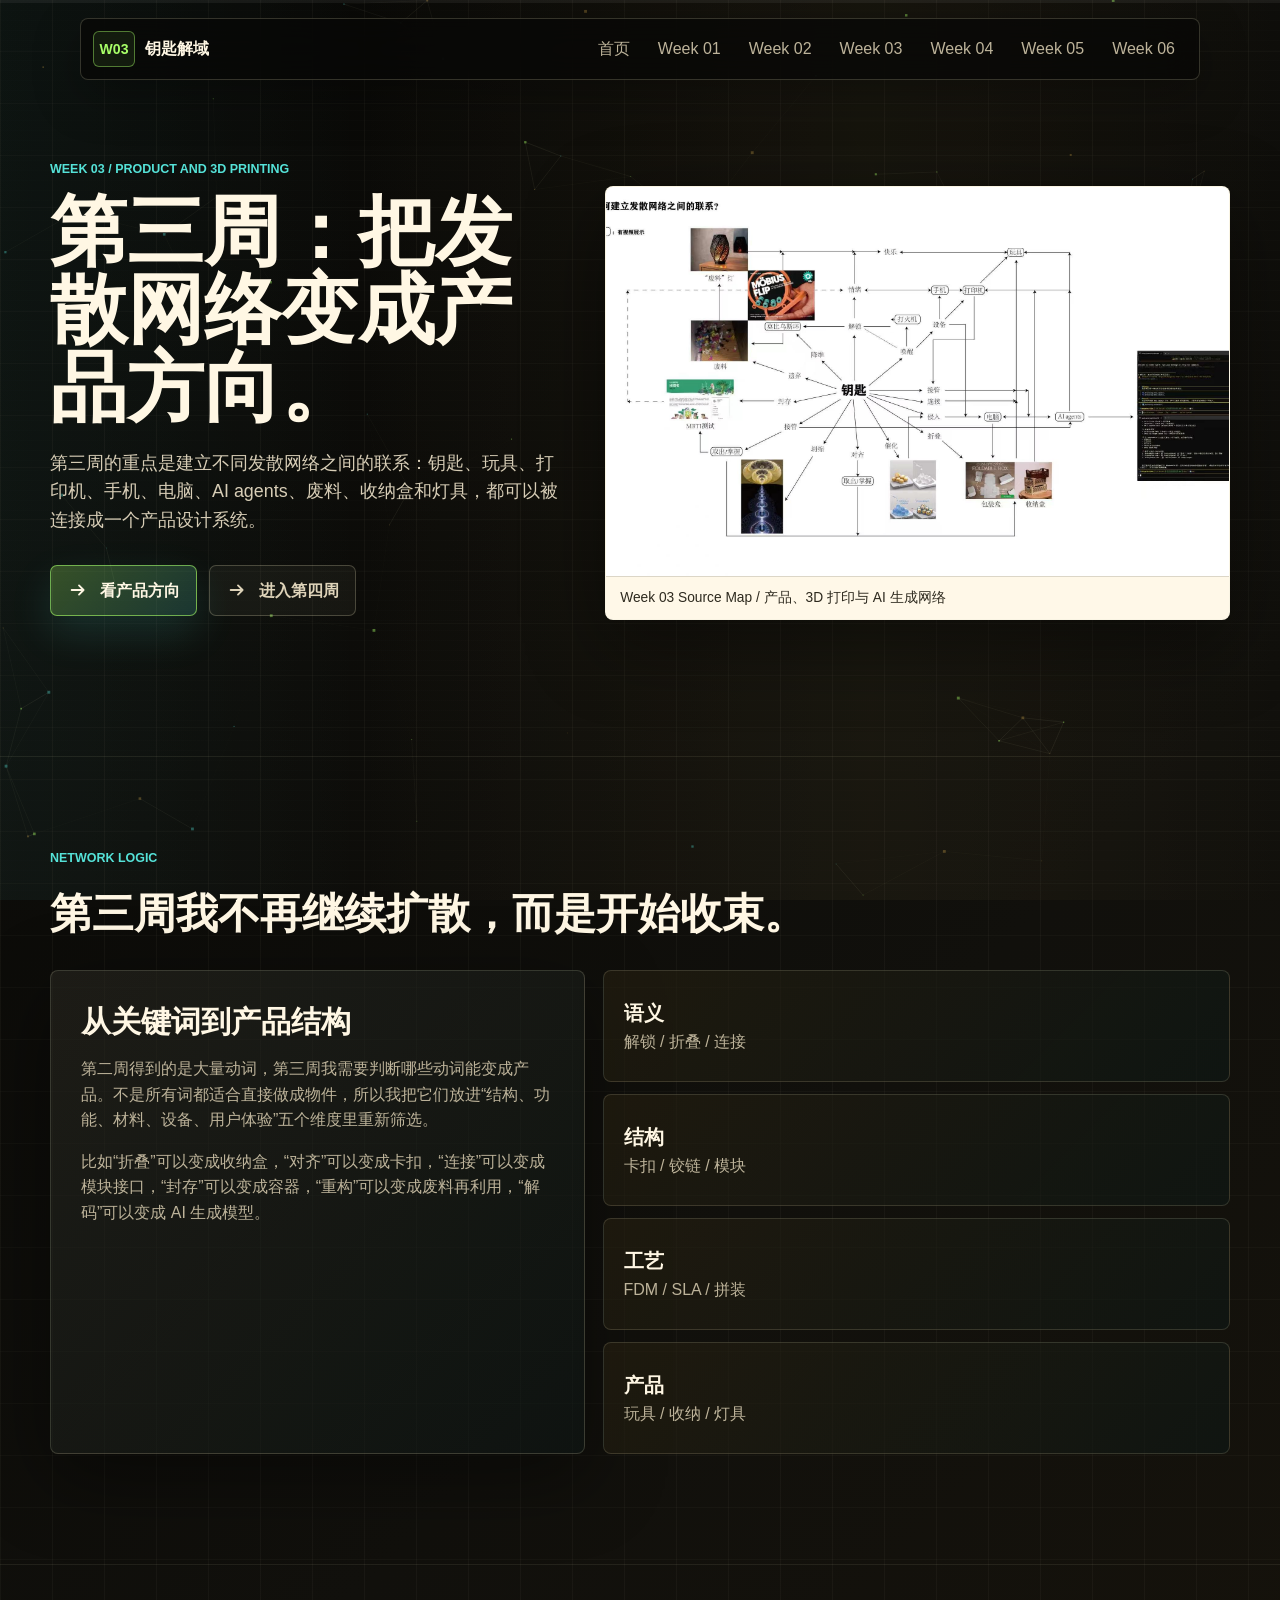
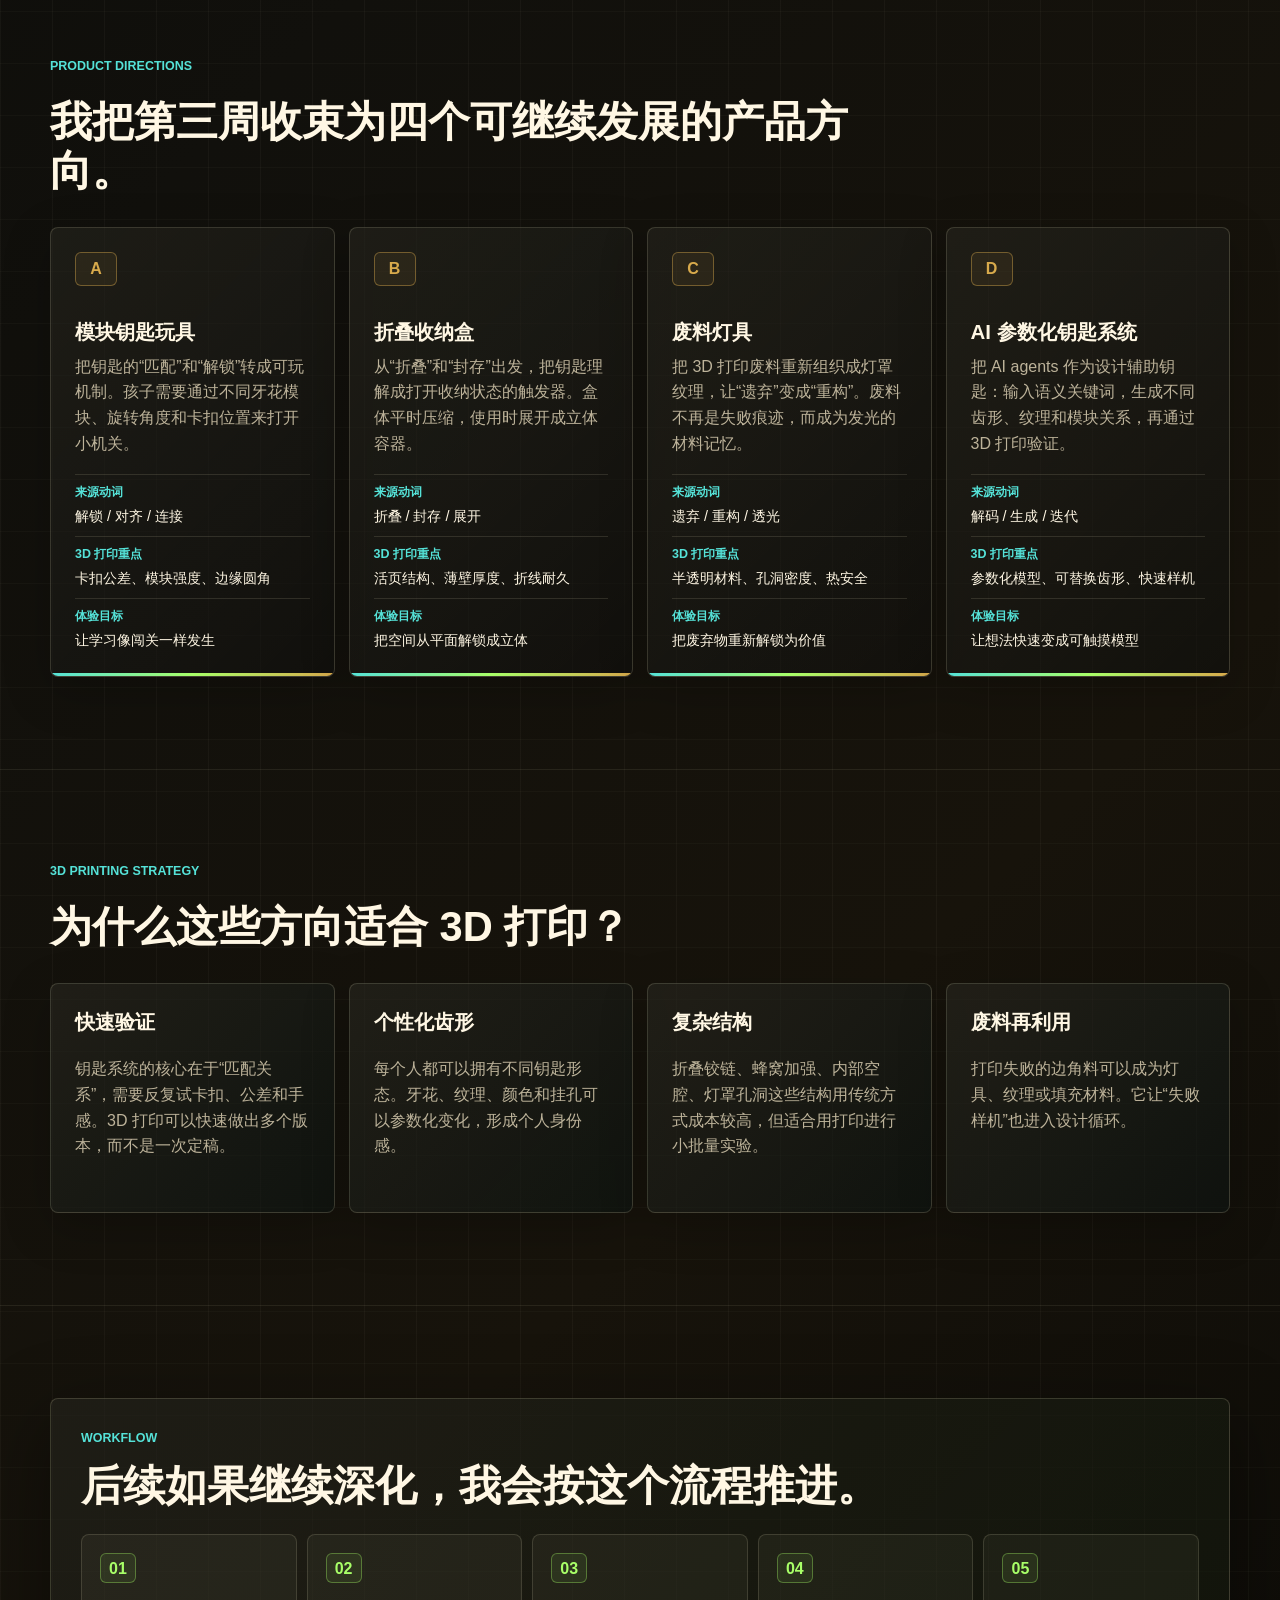
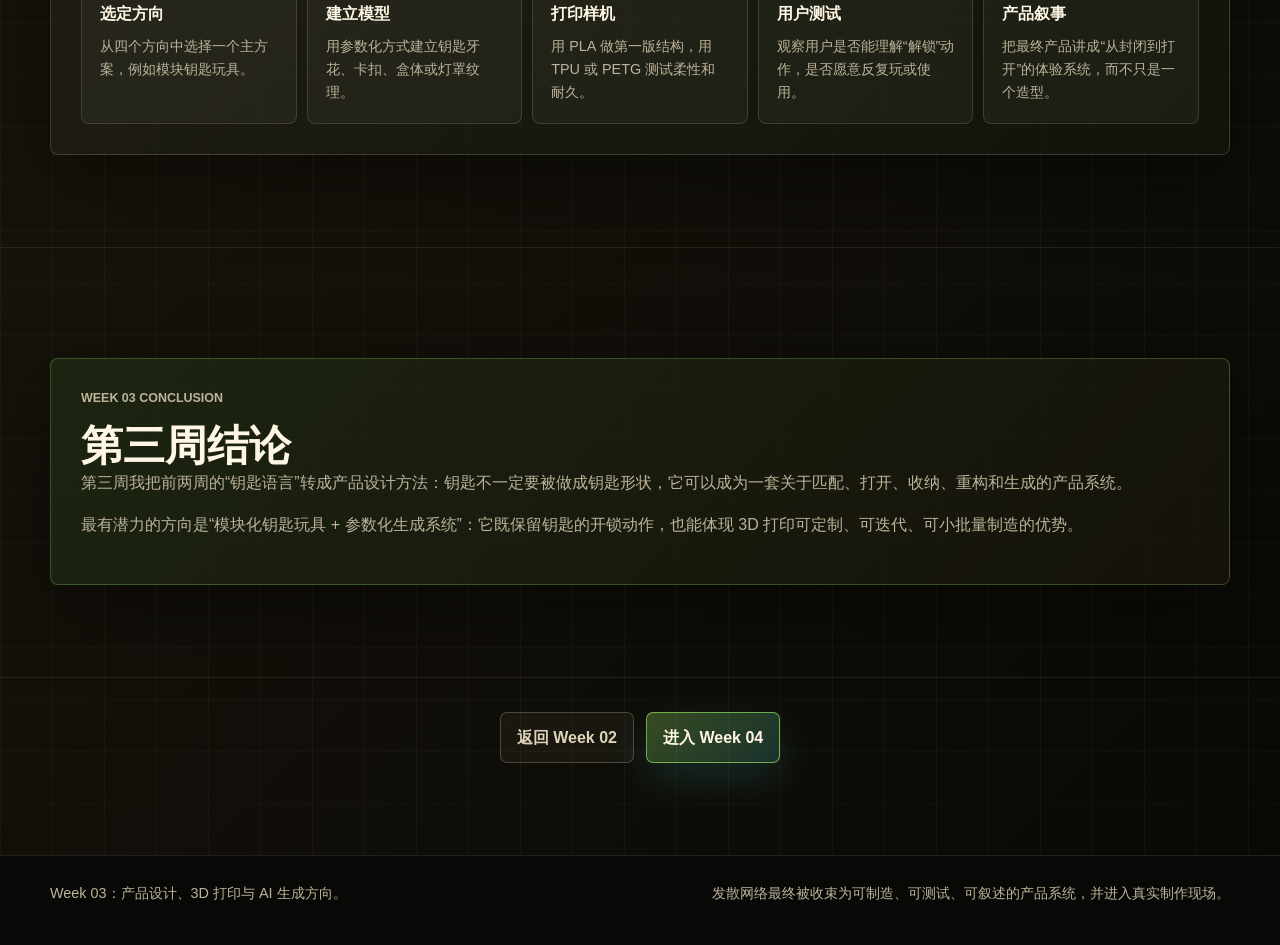
<file: week3.html>
<!doctype html>
<html lang="zh-CN">
  <head>
    <meta charset="UTF-8" />
    <meta name="viewport" content="width=device-width, initial-scale=1.0" />
    <title>Week 03 | 产品设计与 3D 打印方向</title>
    <link rel="stylesheet" href="./styles.css" />
  </head>
  <body>
    <canvas id="circuitCanvas" aria-hidden="true"></canvas>
    <div class="scroll-meter" aria-hidden="true"><span></span></div>

    <header class="topbar">
      <a class="brand" href="./index.html" aria-label="回到首页">
        <span class="brand-mark">W03</span>
        <span>钥匙解域</span>
      </a>
      <nav class="nav-links" aria-label="页面导航">
        <a href="./index.html">首页</a>
        <a href="./week1.html">Week 01</a>
        <a href="./week2.html">Week 02</a>
        <a href="./week3.html">Week 03</a>
        <a href="./week4.html">Week 04</a>
        <a href="./week5.html">Week 05</a>
        <a href="./week6.html">Week 06</a>
      </nav>
    </header>

    <main>
      <section class="hero stage page-hero">
        <div class="hero-copy reveal">
          <p class="eyebrow">Week 03 / Product And 3D Printing</p>
          <h1>第三周：把发散网络变成产品方向。</h1>
          <p class="hero-lead">
            第三周的重点是建立不同发散网络之间的联系：钥匙、玩具、打印机、手机、电脑、AI agents、废料、收纳盒和灯具，都可以被连接成一个产品设计系统。
          </p>
          <div class="hero-actions">
            <a class="primary-action" href="#products">
              <span class="action-icon" aria-hidden="true">
                <svg viewBox="0 0 24 24"><path d="M4 12h13m0 0-5-5m5 5-5 5" /></svg>
              </span>
              看产品方向
            </a>
            <a class="ghost-action" href="./week4.html">
              <span class="action-icon" aria-hidden="true">
                <svg viewBox="0 0 24 24"><path d="M4 12h13m0 0-5-5m5 5-5 5" /></svg>
              </span>
              进入第四周
            </a>
          </div>
        </div>
        <figure class="source-map page-figure reveal">
          <img src="./assets/week3-network.jpg" alt="第三周钥匙发散网络与产品设计方向图" />
          <figcaption>Week 03 Source Map / 产品、3D 打印与 AI 生成网络</figcaption>
        </figure>
      </section>

      <section class="section-band">
        <div class="section-heading reveal">
          <p class="eyebrow">Network Logic</p>
          <h2>第三周我不再继续扩散，而是开始收束。</h2>
        </div>
        <div class="essay-layout">
          <article class="essay-card reveal">
            <h3>从关键词到产品结构</h3>
            <p>
              第二周得到的是大量动词，第三周我需要判断哪些动词能变成产品。不是所有词都适合直接做成物件，所以我把它们放进“结构、功能、材料、设备、用户体验”五个维度里重新筛选。
            </p>
            <p>
              比如“折叠”可以变成收纳盒，“对齐”可以变成卡扣，“连接”可以变成模块接口，“封存”可以变成容器，“重构”可以变成废料再利用，“解码”可以变成 AI 生成模型。
            </p>
          </article>
          <div class="method-strip reveal">
            <div><strong>语义</strong><span>解锁 / 折叠 / 连接</span></div>
            <div><strong>结构</strong><span>卡扣 / 铰链 / 模块</span></div>
            <div><strong>工艺</strong><span>FDM / SLA / 拼装</span></div>
            <div><strong>产品</strong><span>玩具 / 收纳 / 灯具</span></div>
          </div>
        </div>
      </section>

      <section id="products" class="section-band">
        <div class="section-heading reveal">
          <p class="eyebrow">Product Directions</p>
          <h2>我把第三周收束为四个可继续发展的产品方向。</h2>
        </div>

        <div class="design-grid">
          <article class="design-card reveal">
            <span class="index">A</span>
            <h3>模块钥匙玩具</h3>
            <p>把钥匙的“匹配”和“解锁”转成可玩机制。孩子需要通过不同牙花模块、旋转角度和卡扣位置来打开小机关。</p>
            <dl>
              <div><dt>来源动词</dt><dd>解锁 / 对齐 / 连接</dd></div>
              <div><dt>3D 打印重点</dt><dd>卡扣公差、模块强度、边缘圆角</dd></div>
              <div><dt>体验目标</dt><dd>让学习像闯关一样发生</dd></div>
            </dl>
          </article>
          <article class="design-card reveal">
            <span class="index">B</span>
            <h3>折叠收纳盒</h3>
            <p>从“折叠”和“封存”出发，把钥匙理解成打开收纳状态的触发器。盒体平时压缩，使用时展开成立体容器。</p>
            <dl>
              <div><dt>来源动词</dt><dd>折叠 / 封存 / 展开</dd></div>
              <div><dt>3D 打印重点</dt><dd>活页结构、薄壁厚度、折线耐久</dd></div>
              <div><dt>体验目标</dt><dd>把空间从平面解锁成立体</dd></div>
            </dl>
          </article>
          <article class="design-card reveal">
            <span class="index">C</span>
            <h3>废料灯具</h3>
            <p>把 3D 打印废料重新组织成灯罩纹理，让“遗弃”变成“重构”。废料不再是失败痕迹，而成为发光的材料记忆。</p>
            <dl>
              <div><dt>来源动词</dt><dd>遗弃 / 重构 / 透光</dd></div>
              <div><dt>3D 打印重点</dt><dd>半透明材料、孔洞密度、热安全</dd></div>
              <div><dt>体验目标</dt><dd>把废弃物重新解锁为价值</dd></div>
            </dl>
          </article>
          <article class="design-card reveal">
            <span class="index">D</span>
            <h3>AI 参数化钥匙系统</h3>
            <p>把 AI agents 作为设计辅助钥匙：输入语义关键词，生成不同齿形、纹理和模块关系，再通过 3D 打印验证。</p>
            <dl>
              <div><dt>来源动词</dt><dd>解码 / 生成 / 迭代</dd></div>
              <div><dt>3D 打印重点</dt><dd>参数化模型、可替换齿形、快速样机</dd></div>
              <div><dt>体验目标</dt><dd>让想法快速变成可触摸模型</dd></div>
            </dl>
          </article>
        </div>
      </section>

      <section class="section-band">
        <div class="section-heading reveal">
          <p class="eyebrow">3D Printing Strategy</p>
          <h2>为什么这些方向适合 3D 打印？</h2>
        </div>
        <div class="spec-grid">
          <article class="spec-card reveal">
            <h3>快速验证</h3>
            <p>钥匙系统的核心在于“匹配关系”，需要反复试卡扣、公差和手感。3D 打印可以快速做出多个版本，而不是一次定稿。</p>
          </article>
          <article class="spec-card reveal">
            <h3>个性化齿形</h3>
            <p>每个人都可以拥有不同钥匙形态。牙花、纹理、颜色和挂孔可以参数化变化，形成个人身份感。</p>
          </article>
          <article class="spec-card reveal">
            <h3>复杂结构</h3>
            <p>折叠铰链、蜂窝加强、内部空腔、灯罩孔洞这些结构用传统方式成本较高，但适合用打印进行小批量实验。</p>
          </article>
          <article class="spec-card reveal">
            <h3>废料再利用</h3>
            <p>打印失败的边角料可以成为灯具、纹理或填充材料。它让“失败样机”也进入设计循环。</p>
          </article>
        </div>
      </section>

      <section class="section-band">
        <div class="pipeline reveal">
          <p class="eyebrow">Workflow</p>
          <h2>后续如果继续深化，我会按这个流程推进。</h2>
          <div class="pipeline-steps">
            <div><span>01</span><strong>选定方向</strong><p>从四个方向中选择一个主方案，例如模块钥匙玩具。</p></div>
            <div><span>02</span><strong>建立模型</strong><p>用参数化方式建立钥匙牙花、卡扣、盒体或灯罩纹理。</p></div>
            <div><span>03</span><strong>打印样机</strong><p>用 PLA 做第一版结构，用 TPU 或 PETG 测试柔性和耐久。</p></div>
            <div><span>04</span><strong>用户测试</strong><p>观察用户是否能理解“解锁”动作，是否愿意反复玩或使用。</p></div>
            <div><span>05</span><strong>产品叙事</strong><p>把最终产品讲成“从封闭到打开”的体验系统，而不只是一个造型。</p></div>
          </div>
        </div>
      </section>

      <section class="section-band">
        <article class="week-output reveal">
          <p class="eyebrow">Week 03 Conclusion</p>
          <h2>第三周结论</h2>
          <p>
            第三周我把前两周的“钥匙语言”转成产品设计方法：钥匙不一定要被做成钥匙形状，它可以成为一套关于匹配、打开、收纳、重构和生成的产品系统。
          </p>
          <p>
            最有潜力的方向是“模块化钥匙玩具 + 参数化生成系统”：它既保留钥匙的开锁动作，也能体现 3D 打印可定制、可迭代、可小批量制造的优势。
          </p>
        </article>
      </section>

      <nav class="next-links section-band" aria-label="页面跳转">
        <a class="ghost-action" href="./week2.html">返回 Week 02</a>
        <a class="primary-action" href="./week4.html">进入 Week 04</a>
      </nav>
    </main>

    <footer class="site-footer">
      <p>Week 03：产品设计、3D 打印与 AI 生成方向。</p>
      <p>发散网络最终被收束为可制造、可测试、可叙述的产品系统，并进入真实制作现场。</p>
    </footer>

    <script src="./script.js"></script>
  </body>
</html>
</file>
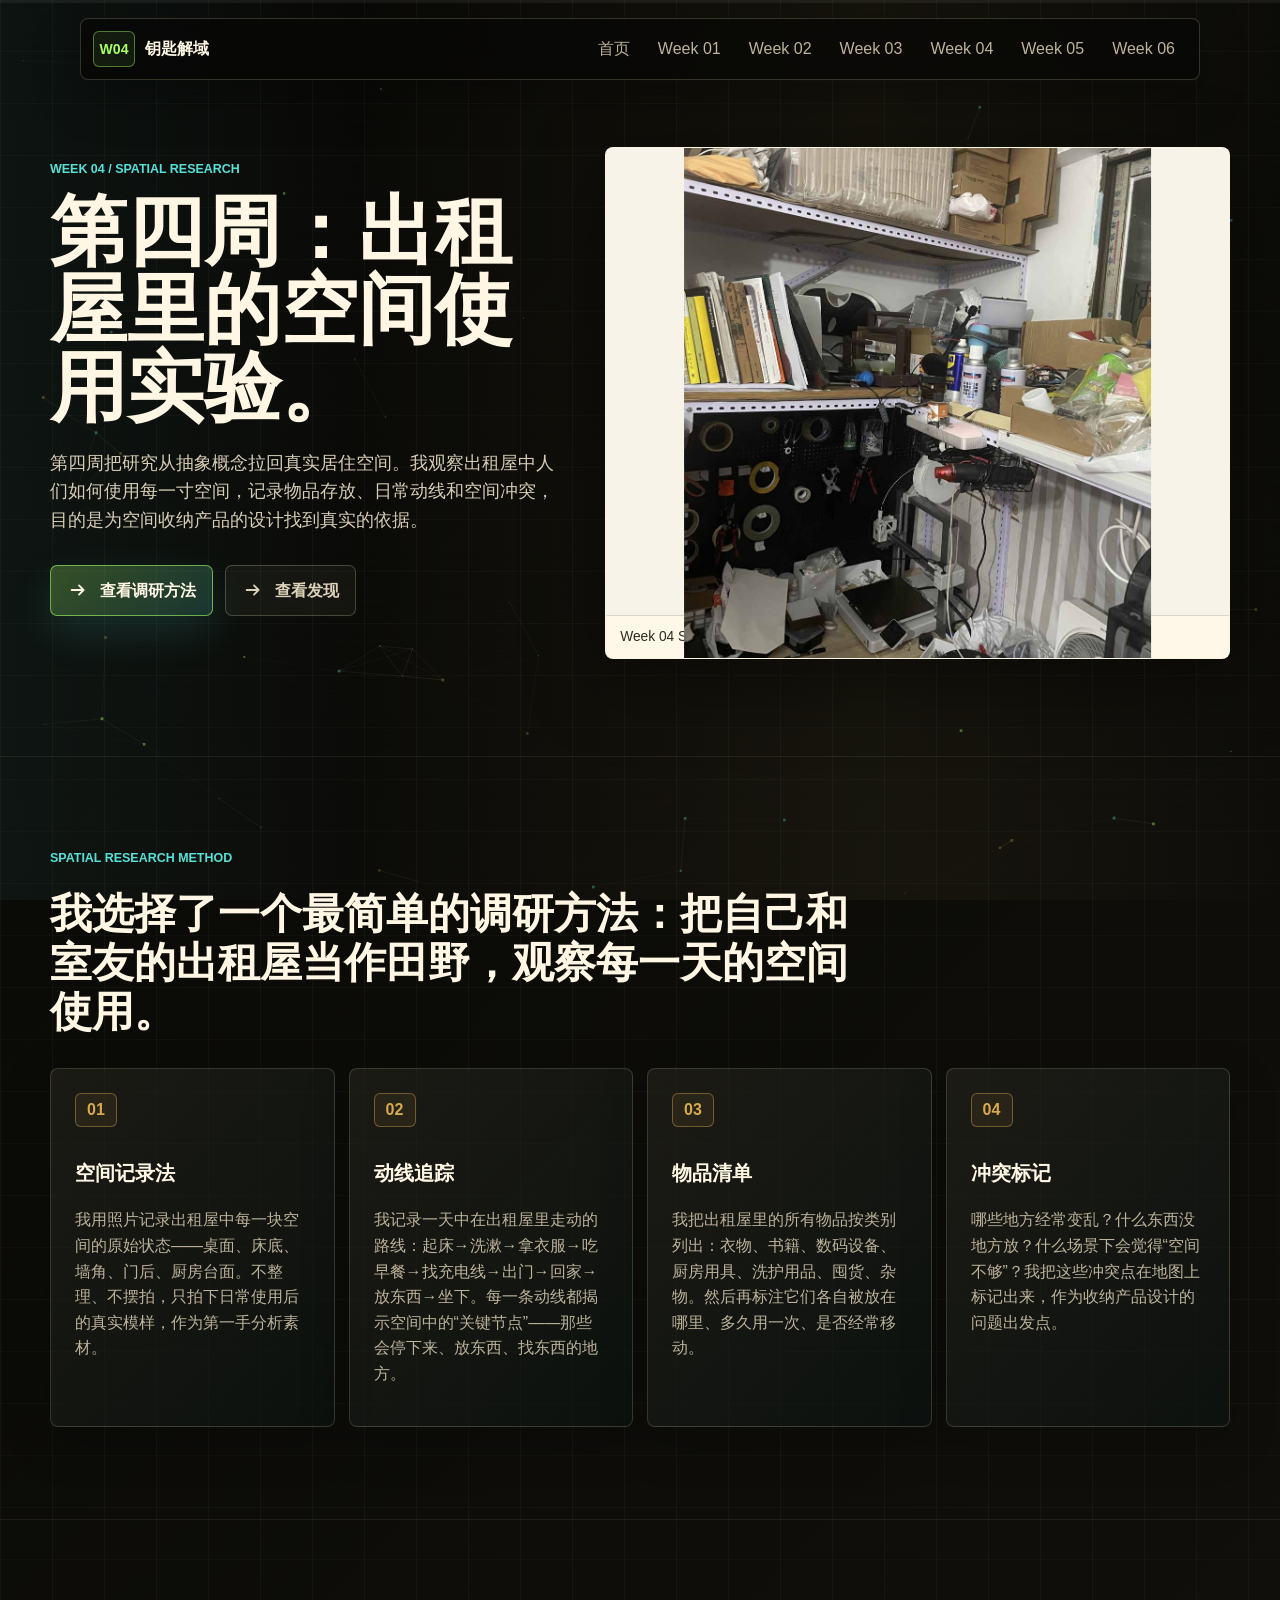
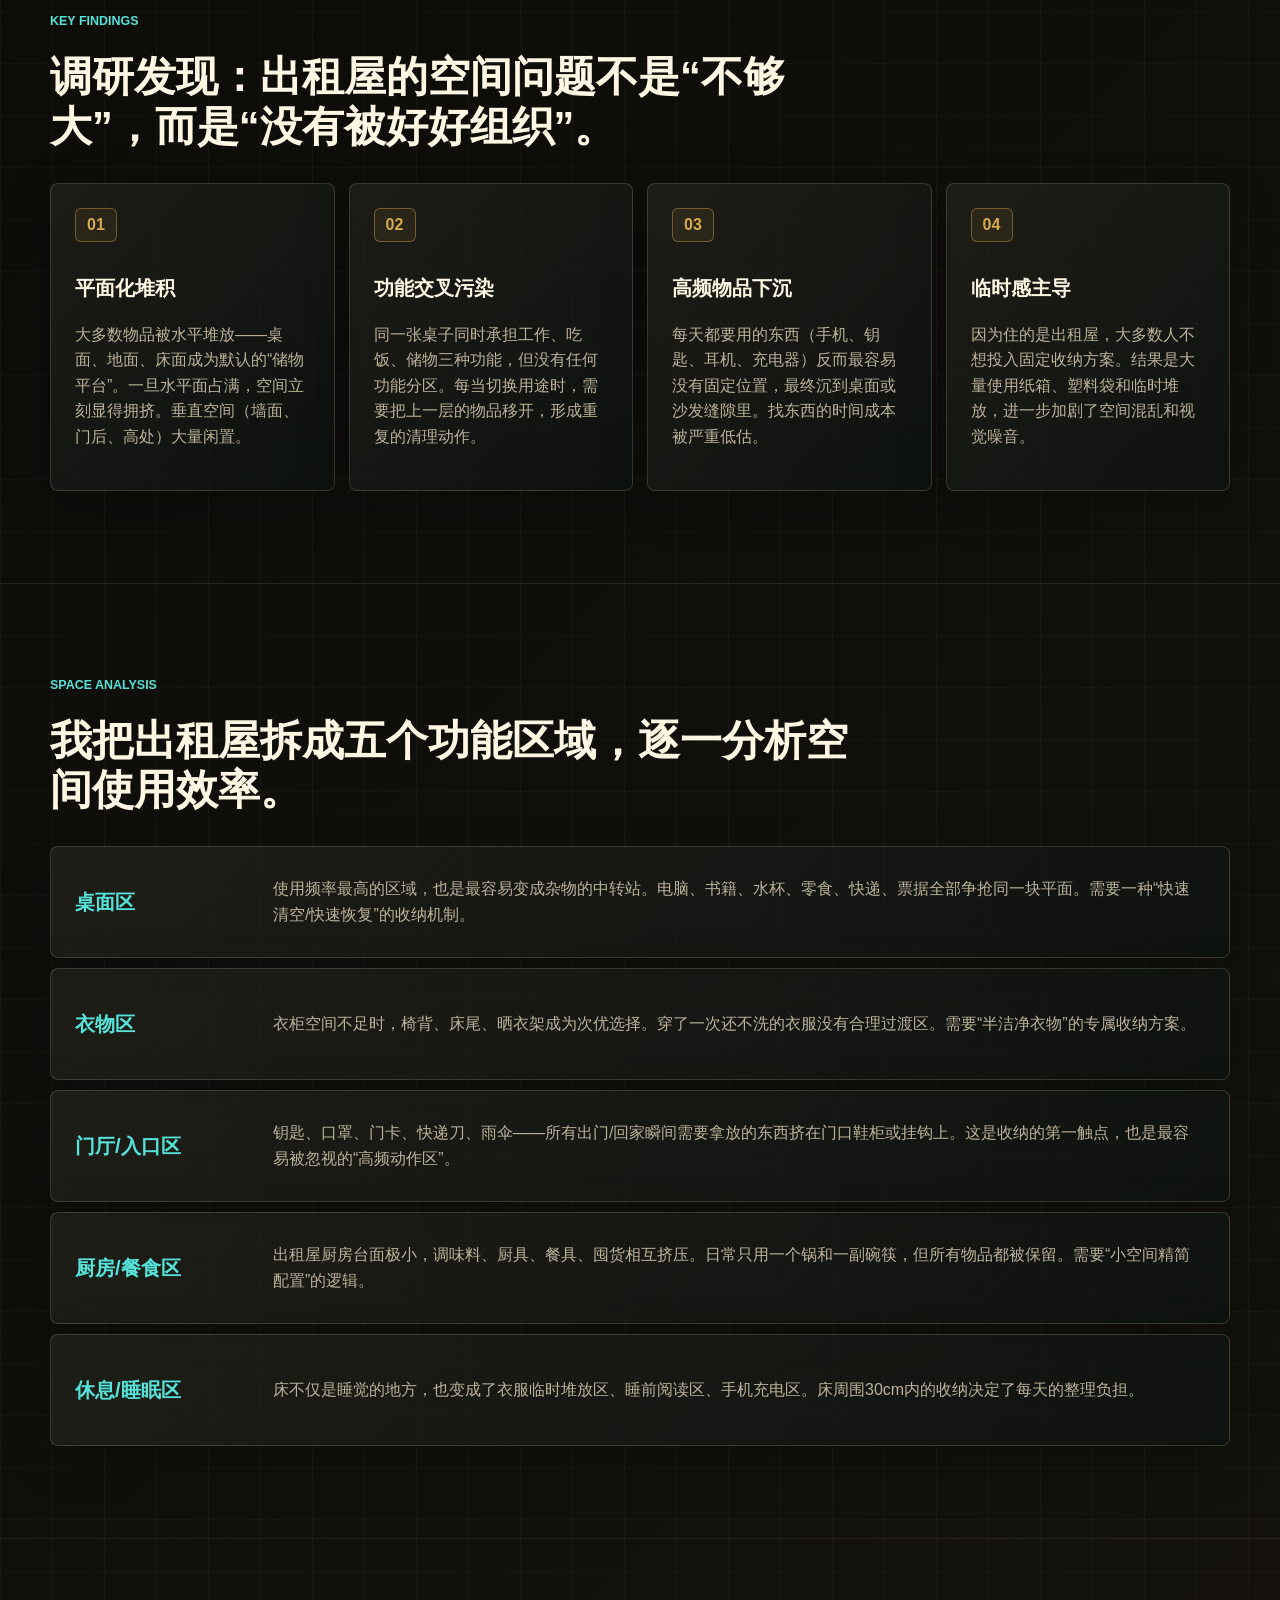
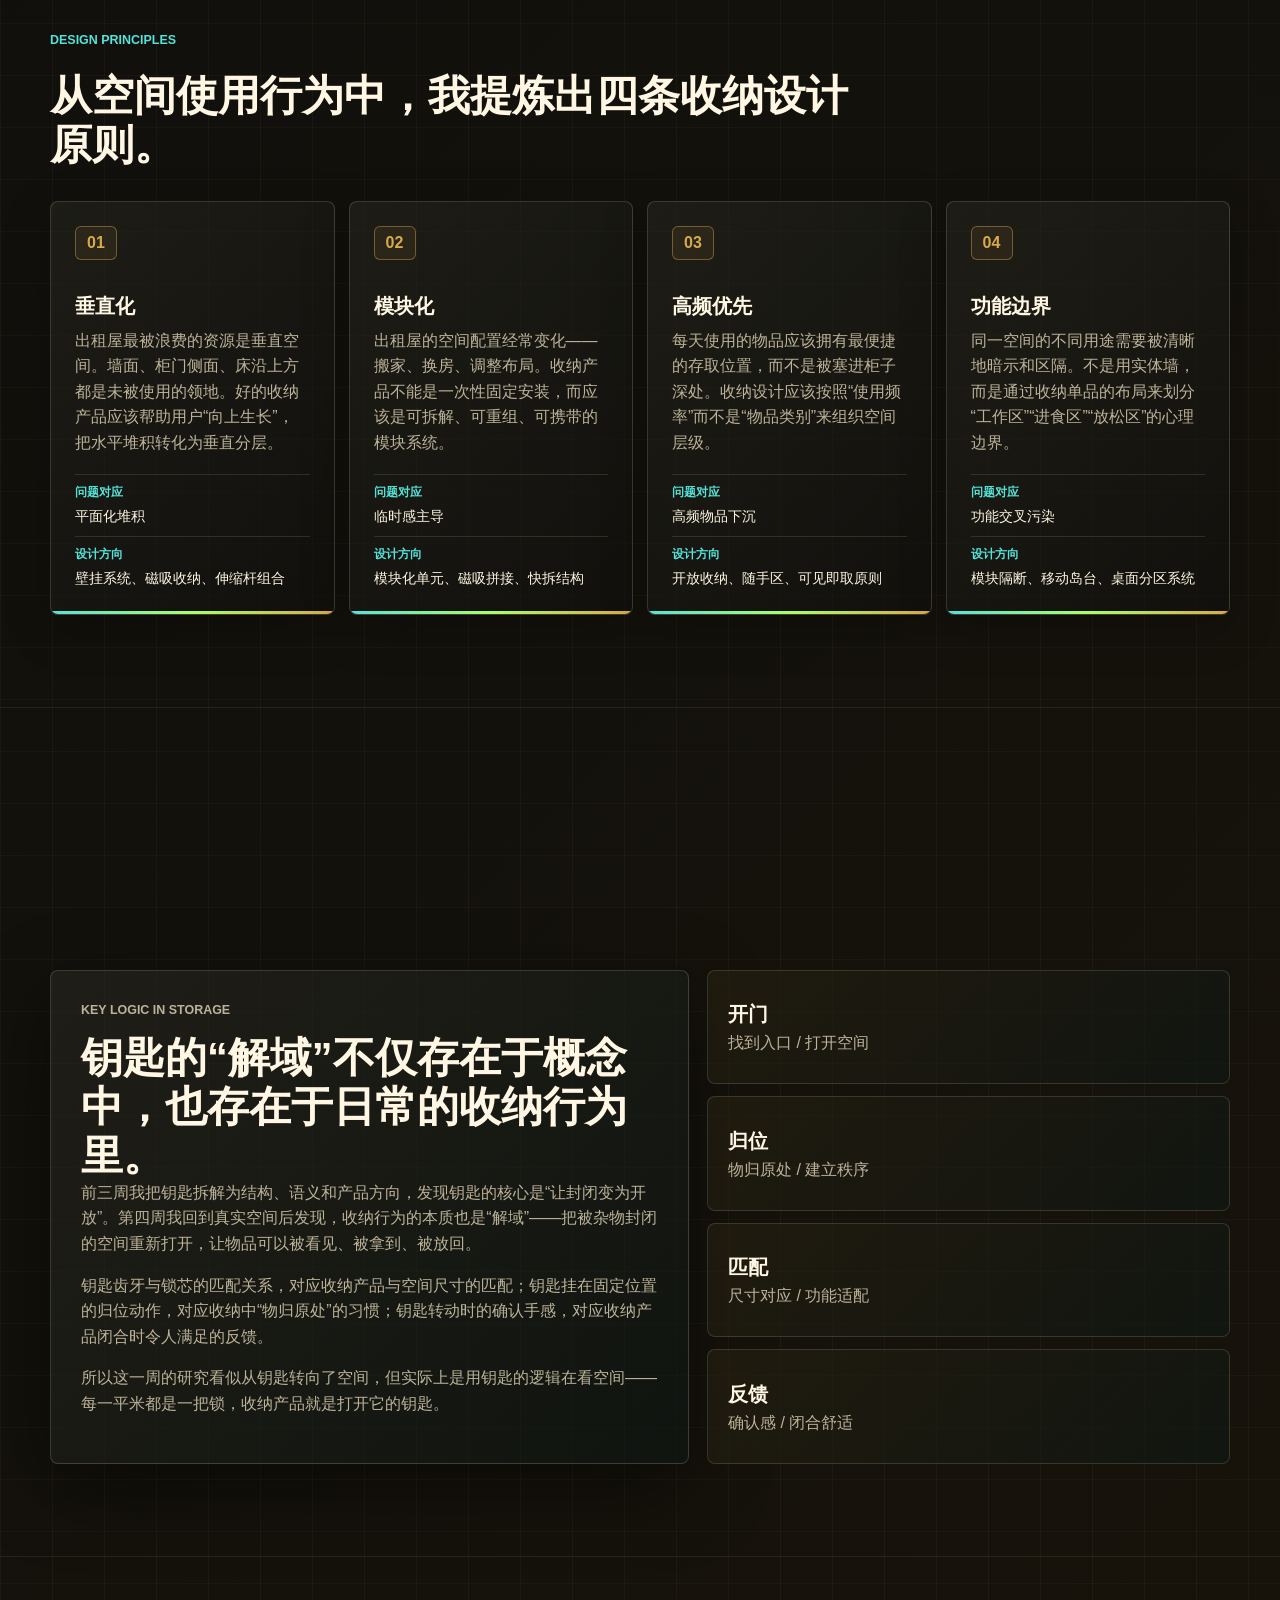
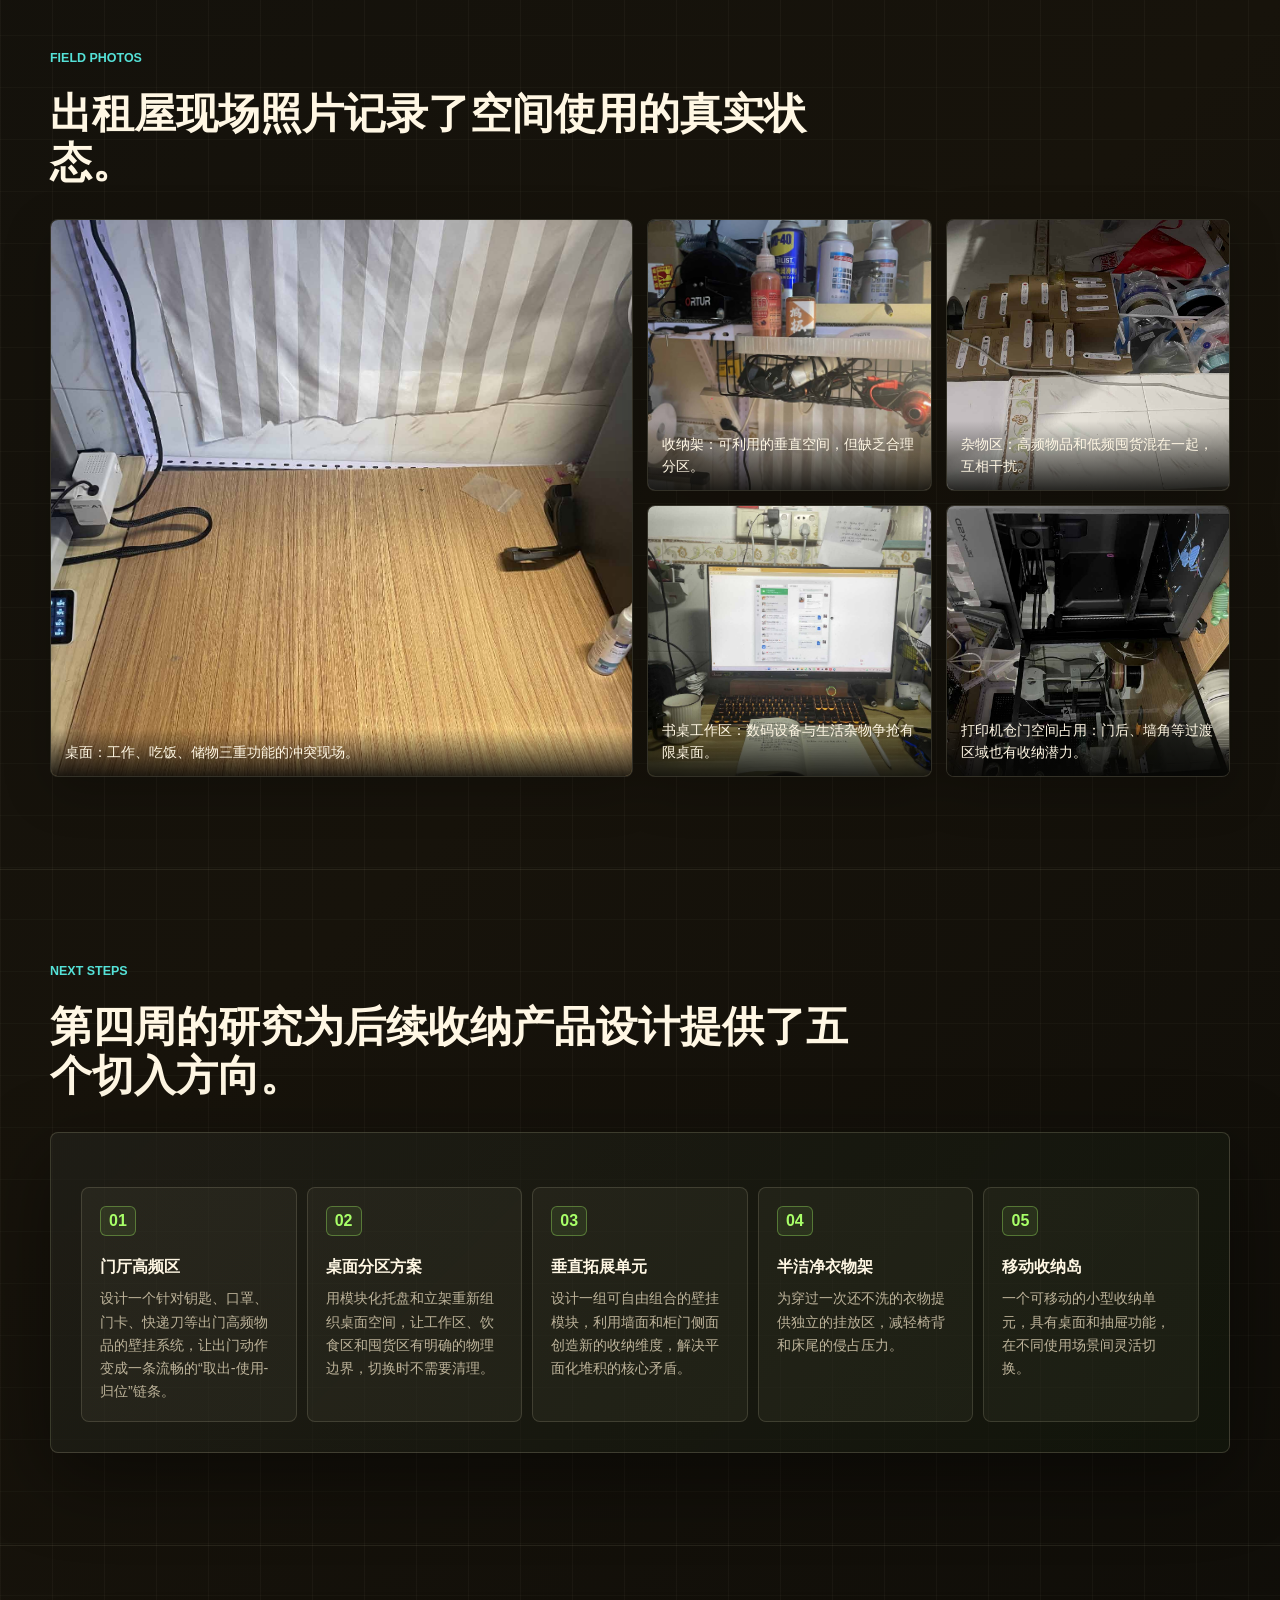
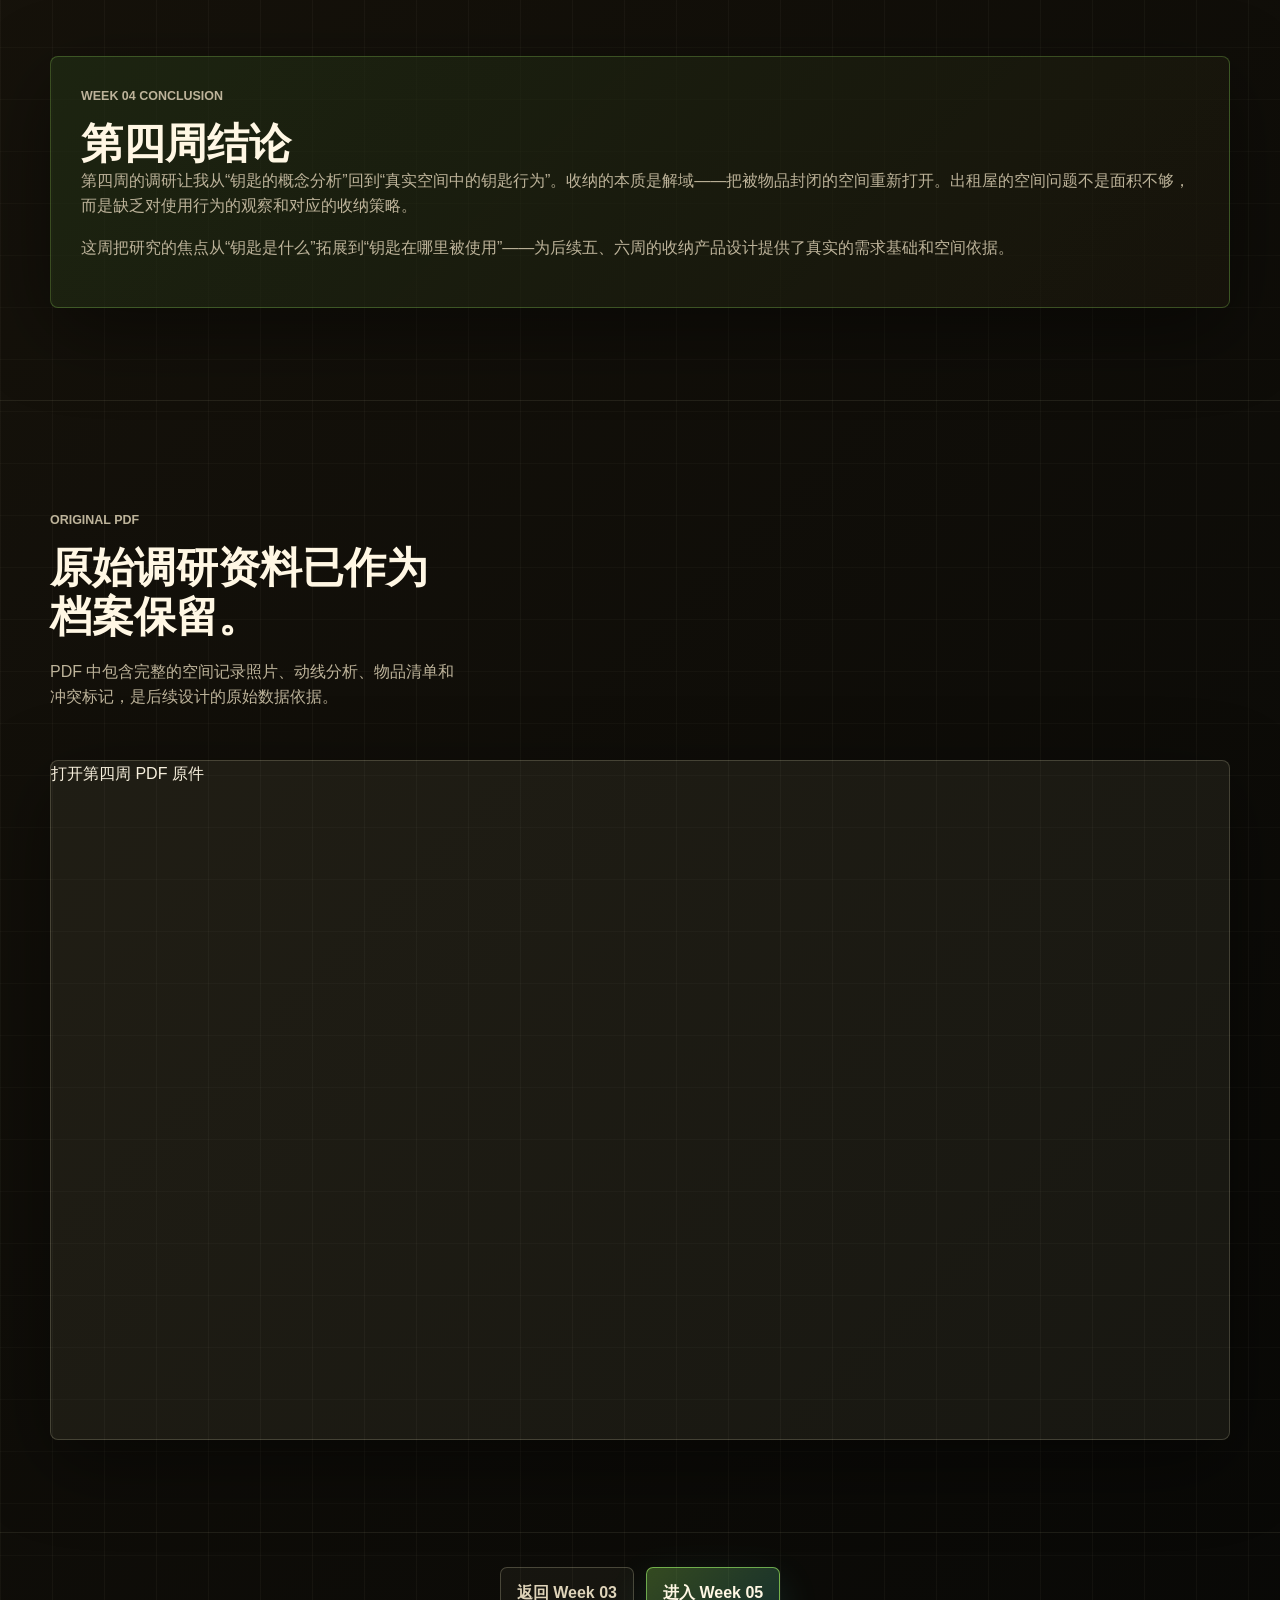
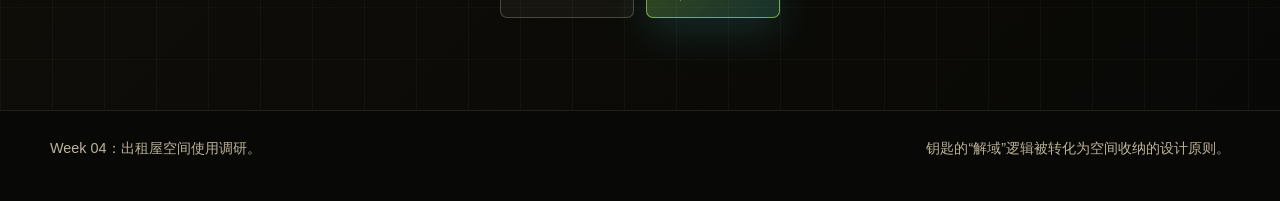
<file: week4.html>
<!doctype html>
<html lang="zh-CN">
  <head>
    <meta charset="UTF-8" />
    <meta name="viewport" content="width=device-width, initial-scale=1.0" />
    <title>Week 04 | 出租屋空间使用调研</title>
    <link rel="stylesheet" href="./styles.css" />
  </head>
  <body>
    <canvas id="circuitCanvas" aria-hidden="true"></canvas>
    <div class="scroll-meter" aria-hidden="true"><span></span></div>

    <header class="topbar">
      <a class="brand" href="./index.html" aria-label="回到首页">
        <span class="brand-mark">W04</span>
        <span>钥匙解域</span>
      </a>
      <nav class="nav-links" aria-label="页面导航">
        <a href="./index.html">首页</a>
        <a href="./week1.html">Week 01</a>
        <a href="./week2.html">Week 02</a>
        <a href="./week3.html">Week 03</a>
        <a href="./week4.html">Week 04</a>
        <a href="./week5.html">Week 05</a>
        <a href="./week6.html">Week 06</a>
      </nav>
    </header>

    <main>
      <section class="hero stage page-hero">
        <div class="hero-copy reveal">
          <p class="eyebrow">Week 04 / Spatial Research</p>
          <h1>第四周：出租屋里的空间使用实验。</h1>
          <p class="hero-lead">
            第四周把研究从抽象概念拉回真实居住空间。我观察出租屋中人们如何使用每一寸空间，记录物品存放、日常动线和空间冲突，目的是为空间收纳产品的设计找到真实的依据。
          </p>
          <div class="hero-actions">
            <a class="primary-action" href="#method">
              <span class="action-icon" aria-hidden="true">
                <svg viewBox="0 0 24 24"><path d="M4 12h13m0 0-5-5m5 5-5 5" /></svg>
              </span>
              查看调研方法
            </a>
            <a class="ghost-action" href="#findings">
              <span class="action-icon" aria-hidden="true">
                <svg viewBox="0 0 24 24"><path d="M4 12h13m0 0-5-5m5 5-5 5" /></svg>
              </span>
              查看发现
            </a>
          </div>
        </div>
        <figure class="source-map page-figure reveal" style="overflow:hidden;">
          <img src="./assets/week4-overview.jpg" alt="出租屋空间总览" style="transform:rotate(90deg);width:100%;height:100%;aspect-ratio:auto;object-fit:cover;" />
          <figcaption>Week 04 Source / 出租屋空间使用调研记录</figcaption>
        </figure>
      </section>

      <section id="method" class="section-band">
        <div class="section-heading reveal">
          <p class="eyebrow">Spatial Research Method</p>
          <h2>我选择了一个最简单的调研方法：把自己和室友的出租屋当作田野，观察每一天的空间使用。</h2>
        </div>
        <div class="field-grid">
          <article class="field-card reveal">
            <span class="index">01</span>
            <h3>空间记录法</h3>
            <p>我用照片记录出租屋中每一块空间的原始状态——桌面、床底、墙角、门后、厨房台面。不整理、不摆拍，只拍下日常使用后的真实模样，作为第一手分析素材。</p>
          </article>
          <article class="field-card reveal">
            <span class="index">02</span>
            <h3>动线追踪</h3>
            <p>我记录一天中在出租屋里走动的路线：起床→洗漱→拿衣服→吃早餐→找充电线→出门→回家→放东西→坐下。每一条动线都揭示空间中的“关键节点”——那些会停下来、放东西、找东西的地方。</p>
          </article>
          <article class="field-card reveal">
            <span class="index">03</span>
            <h3>物品清单</h3>
            <p>我把出租屋里的所有物品按类别列出：衣物、书籍、数码设备、厨房用具、洗护用品、囤货、杂物。然后再标注它们各自被放在哪里、多久用一次、是否经常移动。</p>
          </article>
          <article class="field-card reveal">
            <span class="index">04</span>
            <h3>冲突标记</h3>
            <p>哪些地方经常变乱？什么东西没地方放？什么场景下会觉得“空间不够”？我把这些冲突点在地图上标记出来，作为收纳产品设计的问题出发点。</p>
          </article>
        </div>
      </section>

      <section id="findings" class="section-band">
        <div class="section-heading reveal">
          <p class="eyebrow">Key Findings</p>
          <h2>调研发现：出租屋的空间问题不是“不够大”，而是“没有被好好组织”。</h2>
        </div>
        <div class="insight-grid">
          <article class="insight-card reveal">
            <span class="index">01</span>
            <h3>平面化堆积</h3>
            <p>大多数物品被水平堆放——桌面、地面、床面成为默认的“储物平台”。一旦水平面占满，空间立刻显得拥挤。垂直空间（墙面、门后、高处）大量闲置。</p>
          </article>
          <article class="insight-card reveal">
            <span class="index">02</span>
            <h3>功能交叉污染</h3>
            <p>同一张桌子同时承担工作、吃饭、储物三种功能，但没有任何功能分区。每当切换用途时，需要把上一层的物品移开，形成重复的清理动作。</p>
          </article>
          <article class="insight-card reveal">
            <span class="index">03</span>
            <h3>高频物品下沉</h3>
            <p>每天都要用的东西（手机、钥匙、耳机、充电器）反而最容易没有固定位置，最终沉到桌面或沙发缝隙里。找东西的时间成本被严重低估。</p>
          </article>
          <article class="insight-card reveal">
            <span class="index">04</span>
            <h3>临时感主导</h3>
            <p>因为住的是出租屋，大多数人不想投入固定收纳方案。结果是大量使用纸箱、塑料袋和临时堆放，进一步加剧了空间混乱和视觉噪音。</p>
          </article>
        </div>
      </section>

      <section class="section-band">
        <div class="section-heading reveal">
          <p class="eyebrow">Space Analysis</p>
          <h2>我把出租屋拆成五个功能区域，逐一分析空间使用效率。</h2>
        </div>
        <div class="semantic-table">
          <article class="semantic-row reveal">
            <h3>桌面区</h3>
            <p>使用频率最高的区域，也是最容易变成杂物的中转站。电脑、书籍、水杯、零食、快递、票据全部争抢同一块平面。需要一种“快速清空/快速恢复”的收纳机制。</p>
          </article>
          <article class="semantic-row reveal">
            <h3>衣物区</h3>
            <p>衣柜空间不足时，椅背、床尾、晒衣架成为次优选择。穿了一次还不洗的衣服没有合理过渡区。需要“半洁净衣物”的专属收纳方案。</p>
          </article>
          <article class="semantic-row reveal">
            <h3>门厅/入口区</h3>
            <p>钥匙、口罩、门卡、快递刀、雨伞——所有出门/回家瞬间需要拿放的东西挤在门口鞋柜或挂钩上。这是收纳的第一触点，也是最容易被忽视的“高频动作区”。</p>
          </article>
          <article class="semantic-row reveal">
            <h3>厨房/餐食区</h3>
            <p>出租屋厨房台面极小，调味料、厨具、餐具、囤货相互挤压。日常只用一个锅和一副碗筷，但所有物品都被保留。需要“小空间精简配置”的逻辑。</p>
          </article>
          <article class="semantic-row reveal">
            <h3>休息/睡眠区</h3>
            <p>床不仅是睡觉的地方，也变成了衣服临时堆放区、睡前阅读区、手机充电区。床周围30cm内的收纳决定了每天的整理负担。</p>
          </article>
        </div>
      </section>

      <section class="section-band">
        <div class="section-heading reveal">
          <p class="eyebrow">Design Principles</p>
          <h2>从空间使用行为中，我提炼出四条收纳设计原则。</h2>
        </div>
        <div class="design-grid">
          <article class="design-card reveal">
            <span class="index">01</span>
            <h3>垂直化</h3>
            <p>出租屋最被浪费的资源是垂直空间。墙面、柜门侧面、床沿上方都是未被使用的领地。好的收纳产品应该帮助用户“向上生长”，把水平堆积转化为垂直分层。</p>
            <dl>
              <div><dt>问题对应</dt><dd>平面化堆积</dd></div>
              <div><dt>设计方向</dt><dd>壁挂系统、磁吸收纳、伸缩杆组合</dd></div>
            </dl>
          </article>
          <article class="design-card reveal">
            <span class="index">02</span>
            <h3>模块化</h3>
            <p>出租屋的空间配置经常变化——搬家、换房、调整布局。收纳产品不能是一次性固定安装，而应该是可拆解、可重组、可携带的模块系统。</p>
            <dl>
              <div><dt>问题对应</dt><dd>临时感主导</dd></div>
              <div><dt>设计方向</dt><dd>模块化单元、磁吸拼接、快拆结构</dd></div>
            </dl>
          </article>
          <article class="design-card reveal">
            <span class="index">03</span>
            <h3>高频优先</h3>
            <p>每天使用的物品应该拥有最便捷的存取位置，而不是被塞进柜子深处。收纳设计应该按照“使用频率”而不是“物品类别”来组织空间层级。</p>
            <dl>
              <div><dt>问题对应</dt><dd>高频物品下沉</dd></div>
              <div><dt>设计方向</dt><dd>开放收纳、随手区、可见即取原则</dd></div>
            </dl>
          </article>
          <article class="design-card reveal">
            <span class="index">04</span>
            <h3>功能边界</h3>
            <p>同一空间的不同用途需要被清晰地暗示和区隔。不是用实体墙，而是通过收纳单品的布局来划分“工作区”“进食区”“放松区”的心理边界。</p>
            <dl>
              <div><dt>问题对应</dt><dd>功能交叉污染</dd></div>
              <div><dt>设计方向</dt><dd>模块隔断、移动岛台、桌面分区系统</dd></div>
            </dl>
          </article>
        </div>
      </section>

      <section class="section-band">
        <div class="section-heading reveal">
          <p class="eyebrow">From Key To Space</p>
          <h2>钥匙和空间收纳的共通之处：打开、归位、匹配。</h2>
        </div>
        <div class="two-column-story">
          <article class="essay-card reveal">
            <p class="eyebrow">Key Logic In Storage</p>
            <h2>钥匙的“解域”不仅存在于概念中，也存在于日常的收纳行为里。</h2>
            <p>
              前三周我把钥匙拆解为结构、语义和产品方向，发现钥匙的核心是“让封闭变为开放”。第四周我回到真实空间后发现，收纳行为的本质也是“解域”——把被杂物封闭的空间重新打开，让物品可以被看见、被拿到、被放回。
            </p>
            <p>
              钥匙齿牙与锁芯的匹配关系，对应收纳产品与空间尺寸的匹配；钥匙挂在固定位置的归位动作，对应收纳中“物归原处”的习惯；钥匙转动时的确认手感，对应收纳产品闭合时令人满足的反馈。
            </p>
            <p>
              所以这一周的研究看似从钥匙转向了空间，但实际上是用钥匙的逻辑在看空间——每一平米都是一把锁，收纳产品就是打开它的钥匙。
            </p>
          </article>
          <div class="method-strip reveal">
            <div><strong>开门</strong><span>找到入口 / 打开空间</span></div>
            <div><strong>归位</strong><span>物归原处 / 建立秩序</span></div>
            <div><strong>匹配</strong><span>尺寸对应 / 功能适配</span></div>
            <div><strong>反馈</strong><span>确认感 / 闭合舒适</span></div>
          </div>
        </div>
      </section>

      <section class="section-band">
        <div class="section-heading reveal">
          <p class="eyebrow">Field Photos</p>
          <h2>出租屋现场照片记录了空间使用的真实状态。</h2>
        </div>
        <div class="photo-grid reveal">
          <figure class="field-photo large">
            <img src="./assets/week4-desk.jpg" alt="出租屋桌面使用状态" />
            <figcaption>桌面：工作、吃饭、储物三重功能的冲突现场。</figcaption>
          </figure>
          <figure class="field-photo">
            <img src="./assets/week4-shelf.jpg" alt="出租屋收纳架现状" />
            <figcaption>收纳架：可利用的垂直空间，但缺乏合理分区。</figcaption>
          </figure>
          <figure class="field-photo">
            <img src="./assets/week4-materials.jpg" alt="杂物堆放状态" />
            <figcaption>杂物区：高频物品和低频囤货混在一起，互相干扰。</figcaption>
          </figure>
          <figure class="field-photo">
            <img src="./assets/week4-computer.jpg" alt="书桌上电脑与物品" />
            <figcaption>书桌工作区：数码设备与生活杂物争抢有限桌面。</figcaption>
          </figure>
          <figure class="field-photo">
            <img src="./assets/week4-printer.jpg" alt="出租屋打印机仓门空间占用" />
            <figcaption>打印机仓门空间占用：门后、墙角等过渡区域也有收纳潜力。</figcaption>
          </figure>
        </div>
      </section>

      <section class="section-band">
        <div class="section-heading reveal">
          <p class="eyebrow">Next Steps</p>
          <h2>第四周的研究为后续收纳产品设计提供了五个切入方向。</h2>
        </div>
        <div class="pipeline reveal">
          <div class="pipeline-steps">
            <div><span>01</span><strong>门厅高频区</strong><p>设计一个针对钥匙、口罩、门卡、快递刀等出门高频物品的壁挂系统，让出门动作变成一条流畅的“取出-使用-归位”链条。</p></div>
            <div><span>02</span><strong>桌面分区方案</strong><p>用模块化托盘和立架重新组织桌面空间，让工作区、饮食区和囤货区有明确的物理边界，切换时不需要清理。</p></div>
            <div><span>03</span><strong>垂直拓展单元</strong><p>设计一组可自由组合的壁挂模块，利用墙面和柜门侧面创造新的收纳维度，解决平面化堆积的核心矛盾。</p></div>
            <div><span>04</span><strong>半洁净衣物架</strong><p>为穿过一次还不洗的衣物提供独立的挂放区，减轻椅背和床尾的侵占压力。</p></div>
            <div><span>05</span><strong>移动收纳岛</strong><p>一个可移动的小型收纳单元，具有桌面和抽屉功能，在不同使用场景间灵活切换。</p></div>
          </div>
        </div>
      </section>

      <section class="section-band">
        <article class="week-output reveal">
          <p class="eyebrow">Week 04 Conclusion</p>
          <h2>第四周结论</h2>
          <p>
            第四周的调研让我从“钥匙的概念分析”回到“真实空间中的钥匙行为”。收纳的本质是解域——把被物品封闭的空间重新打开。出租屋的空间问题不是面积不够，而是缺乏对使用行为的观察和对应的收纳策略。
          </p>
          <p>
            这周把研究的焦点从“钥匙是什么”拓展到“钥匙在哪里被使用”——为后续五、六周的收纳产品设计提供了真实的需求基础和空间依据。
          </p>
        </article>
      </section>

      <section class="archive section-band">
        <div class="archive-copy reveal">
          <p class="eyebrow">Original PDF</p>
          <h2>原始调研资料已作为档案保留。</h2>
          <p>PDF 中包含完整的空间记录照片、动线分析、物品清单和冲突标记，是后续设计的原始数据依据。</p>
        </div>
        <object class="pdf-frame reveal" data="./assets/week4-frontier-design.pdf" type="application/pdf">
          <p><a href="./assets/week4-frontier-design.pdf">打开第四周 PDF 原件</a></p>
        </object>
      </section>

      <nav class="next-links section-band" aria-label="页面跳转">
        <a class="ghost-action" href="./week3.html">返回 Week 03</a>
        <a class="primary-action" href="./week5.html">进入 Week 05</a>
      </nav>
    </main>

    <footer class="site-footer">
      <p>Week 04：出租屋空间使用调研。</p>
      <p>钥匙的“解域”逻辑被转化为空间收纳的设计原则。</p>
    </footer>

    <script src="./script.js"></script>
  </body>
</html>
</file>
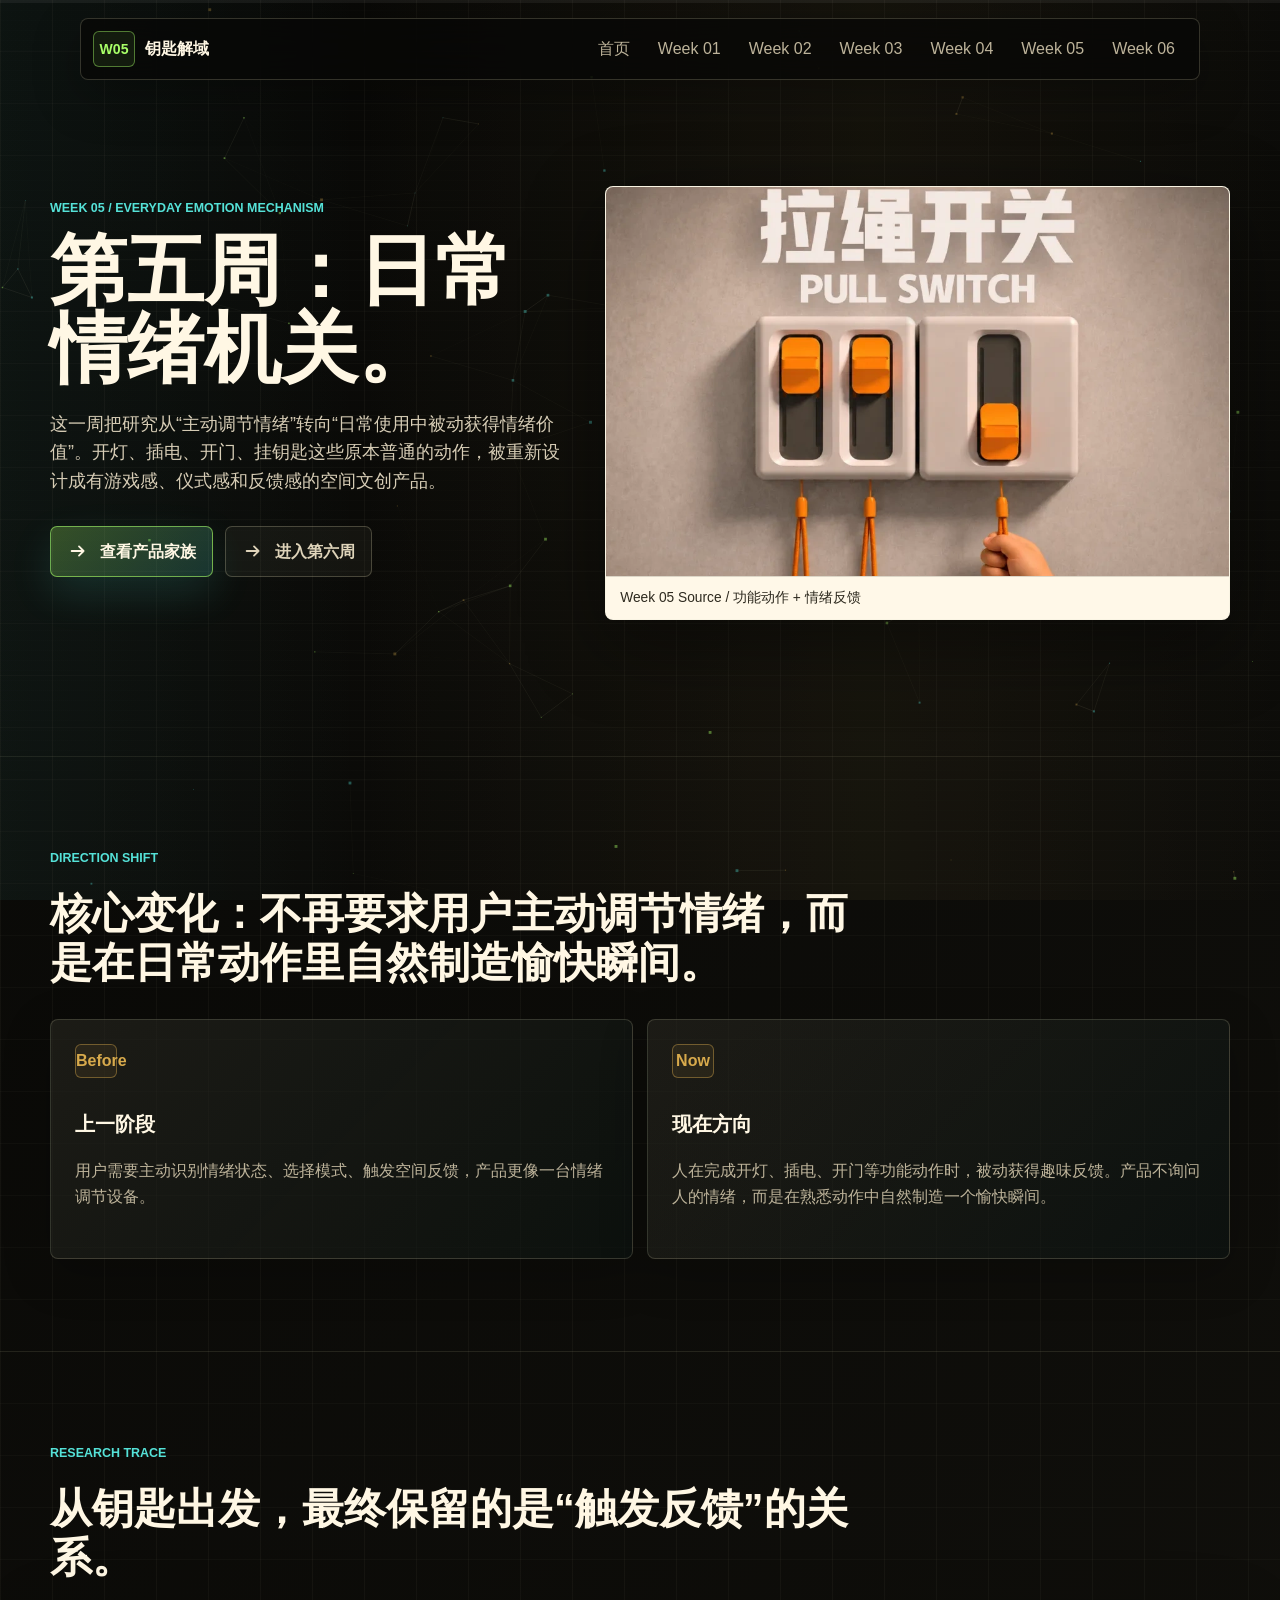
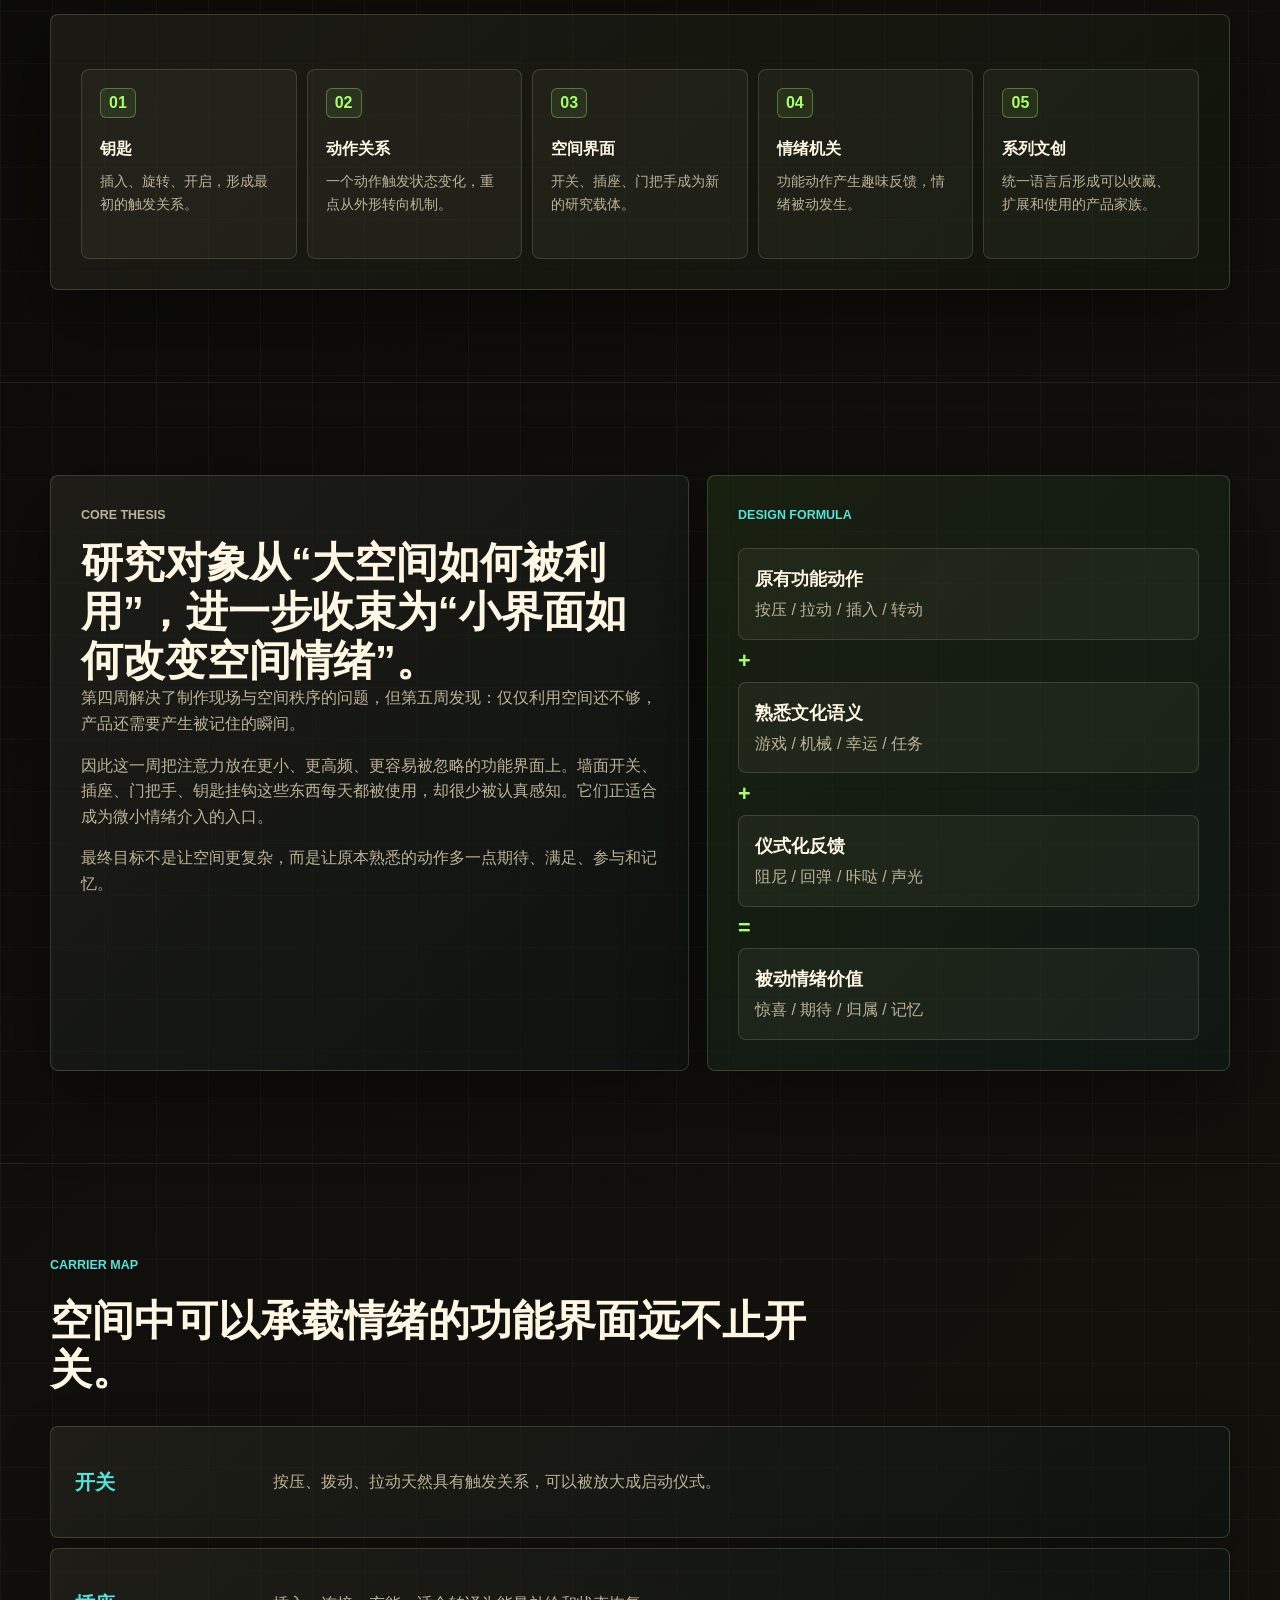
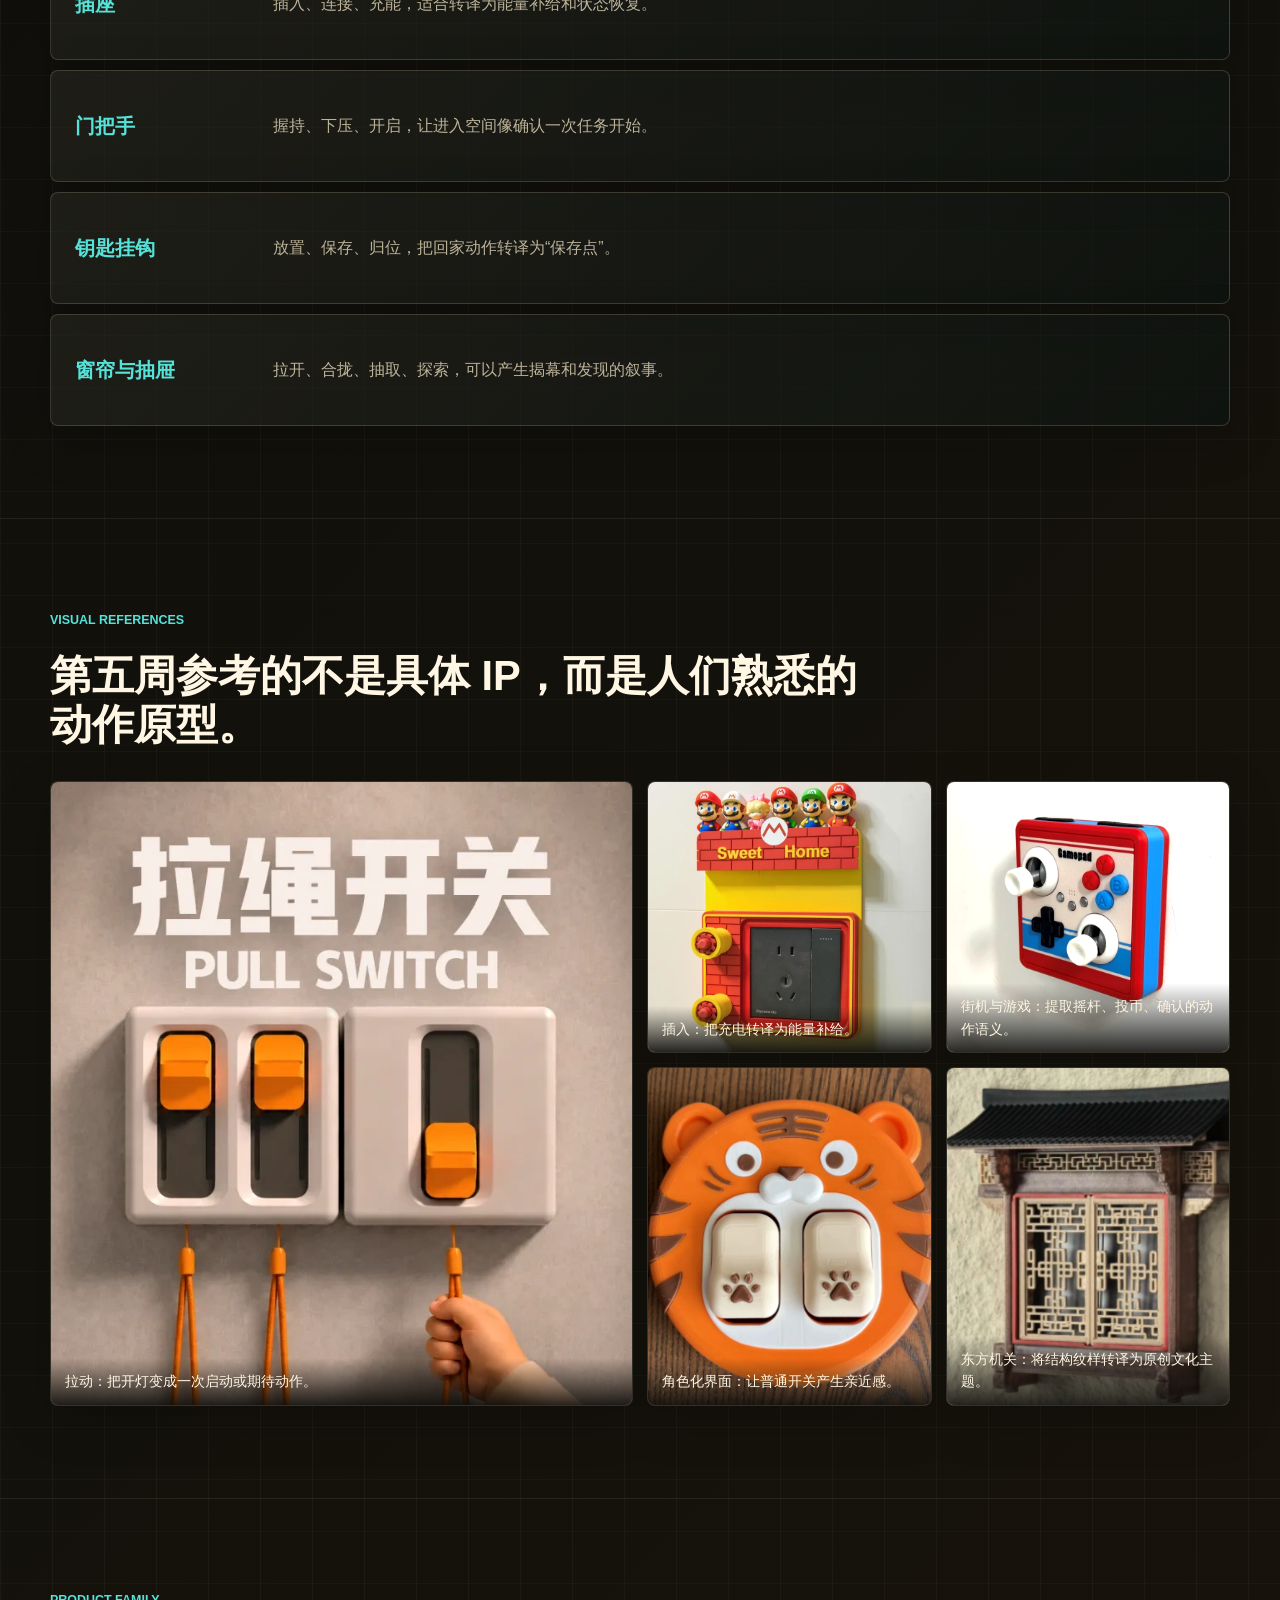
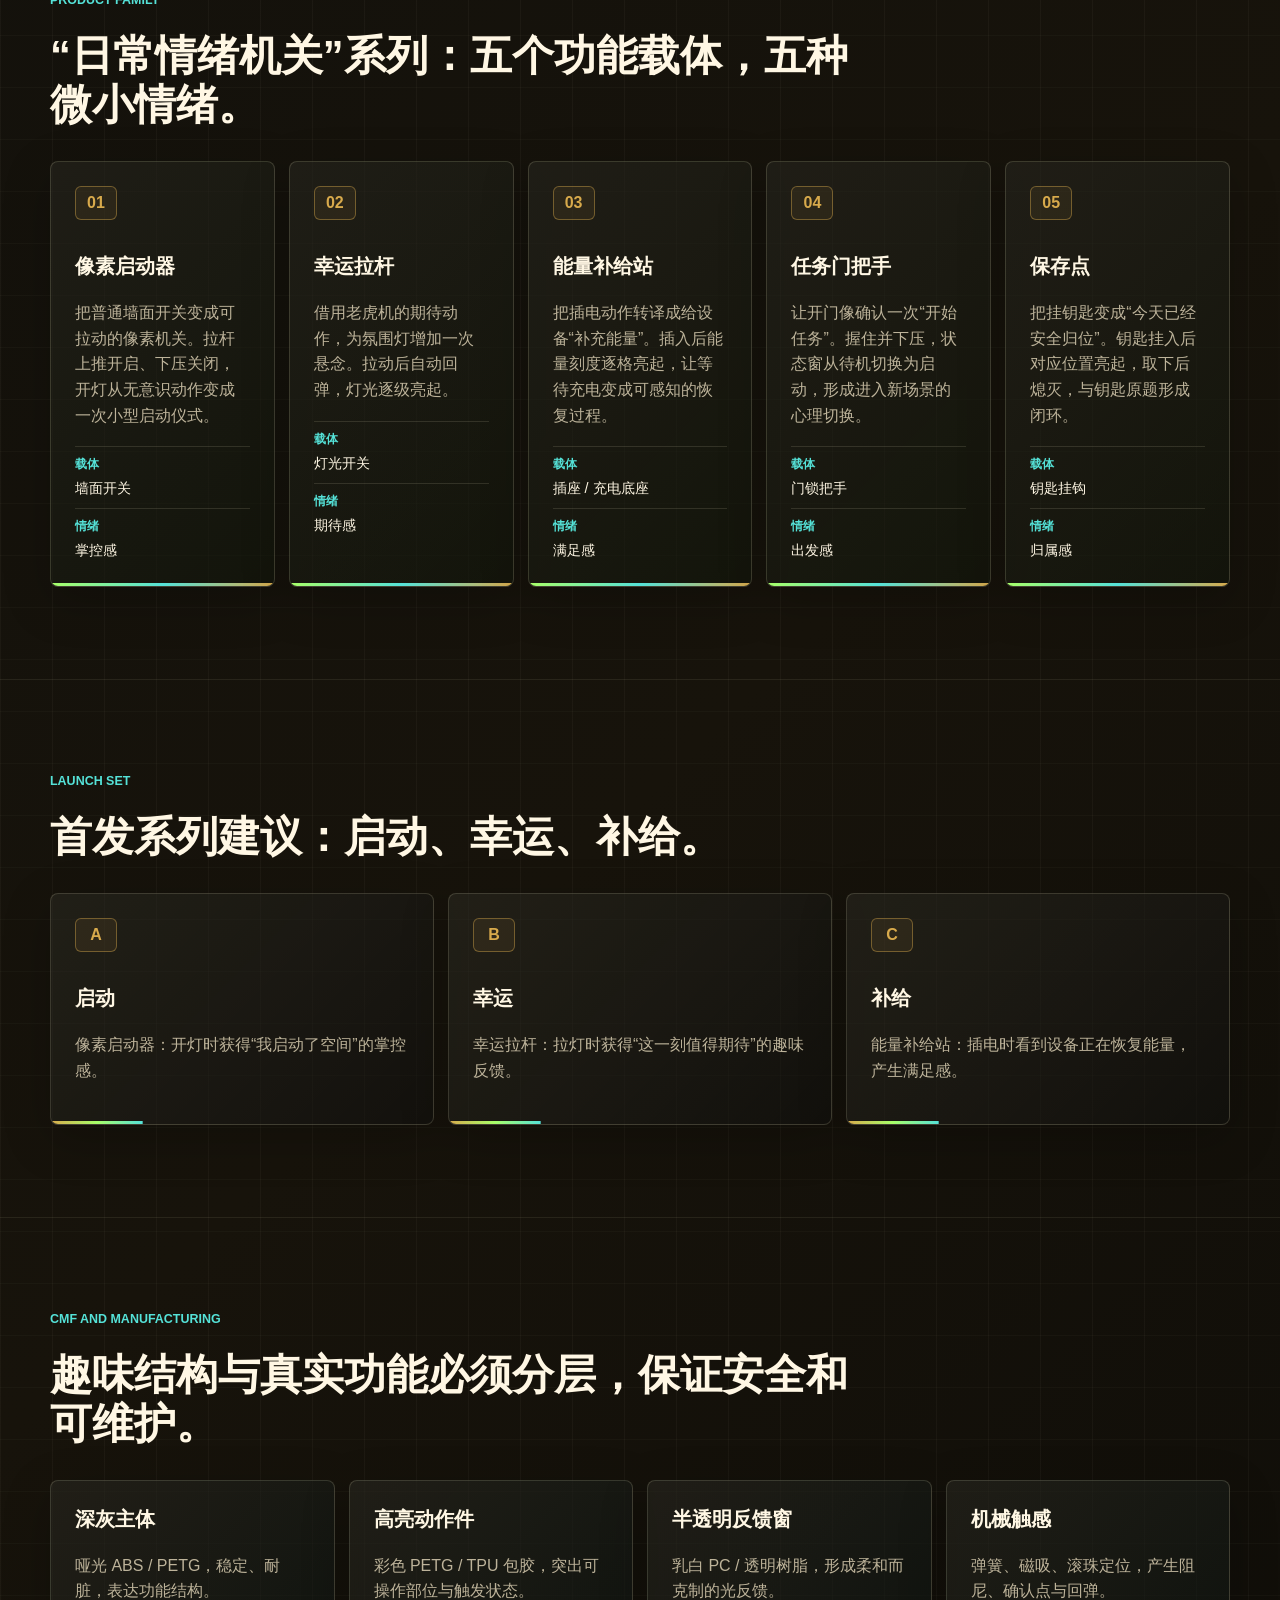
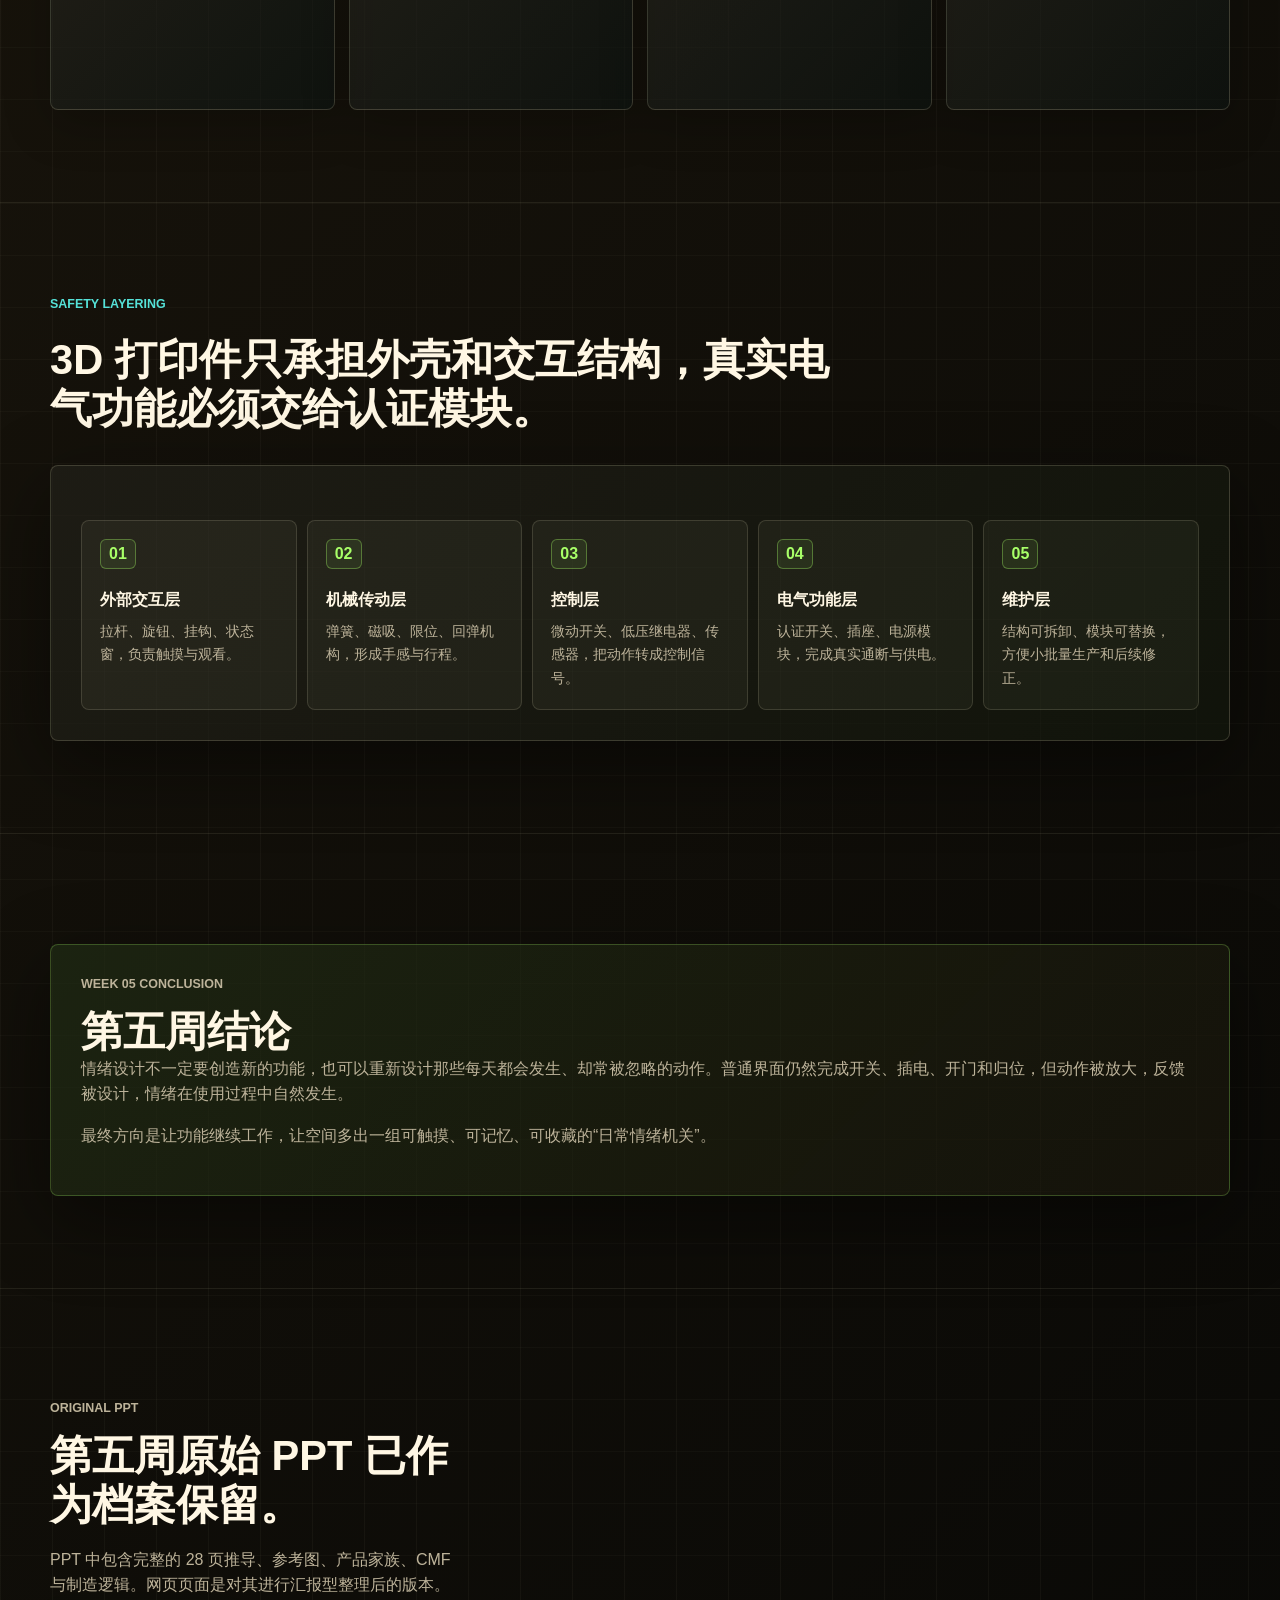
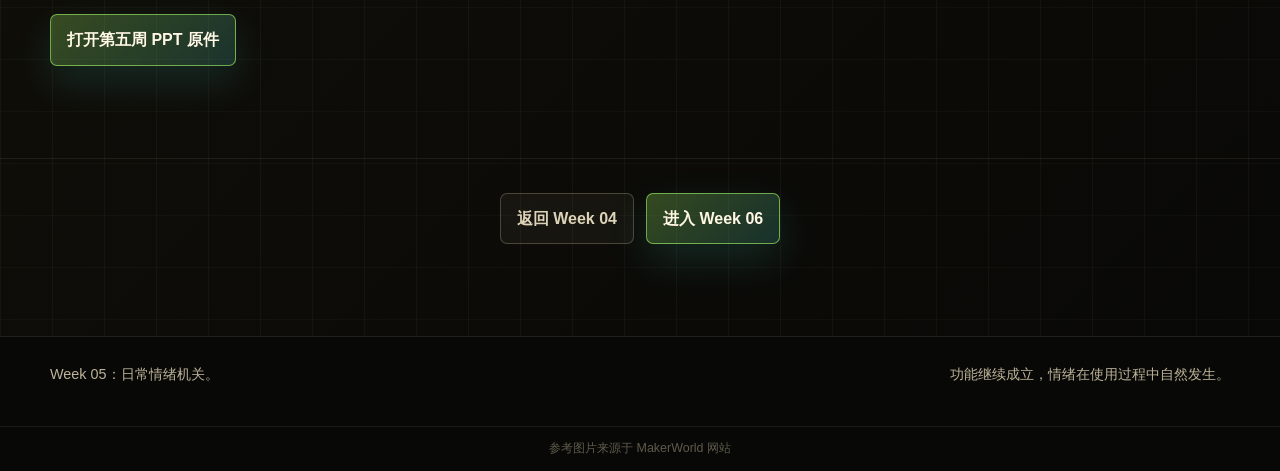
<file: week5.html>
<!doctype html>
<html lang="zh-CN">
  <head>
    <meta charset="UTF-8" />
    <meta name="viewport" content="width=device-width, initial-scale=1.0" />
    <title>Week 05 | 日常情绪机关</title>
    <link rel="stylesheet" href="./styles.css" />
  </head>
  <body>
    <canvas id="circuitCanvas" aria-hidden="true"></canvas>
    <div class="scroll-meter" aria-hidden="true"><span></span></div>

    <header class="topbar">
      <a class="brand" href="./index.html" aria-label="回到首页">
        <span class="brand-mark">W05</span>
        <span>钥匙解域</span>
      </a>
      <nav class="nav-links" aria-label="页面导航">
        <a href="./index.html">首页</a>
        <a href="./week1.html">Week 01</a>
        <a href="./week2.html">Week 02</a>
        <a href="./week3.html">Week 03</a>
        <a href="./week4.html">Week 04</a>
        <a href="./week5.html">Week 05</a>
        <a href="./week6.html">Week 06</a>
      </nav>
    </header>

    <main>
      <section class="hero stage page-hero">
        <div class="hero-copy reveal">
          <p class="eyebrow">Week 05 / Everyday Emotion Mechanism</p>
          <h1>第五周：日常情绪机关。</h1>
          <p class="hero-lead">
            这一周把研究从“主动调节情绪”转向“日常使用中被动获得情绪价值”。开灯、插电、开门、挂钥匙这些原本普通的动作，被重新设计成有游戏感、仪式感和反馈感的空间文创产品。
          </p>
          <div class="hero-actions">
            <a class="primary-action" href="#family">
              <span class="action-icon" aria-hidden="true">
                <svg viewBox="0 0 24 24"><path d="M4 12h13m0 0-5-5m5 5-5 5" /></svg>
              </span>
              查看产品家族
            </a>
            <a class="ghost-action" href="./week6.html">
              <span class="action-icon" aria-hidden="true">
                <svg viewBox="0 0 24 24"><path d="M4 12h13m0 0-5-5m5 5-5 5" /></svg>
              </span>
              进入第六周
            </a>
          </div>
        </div>
        <figure class="source-map page-figure reveal">
          <img src="./assets/week5-pull-switch.png" alt="拉绳开关产品参考图" />
          <figcaption>Week 05 Source / 功能动作 + 情绪反馈</figcaption>
        </figure>
      </section>

      <section class="section-band">
        <div class="section-heading reveal">
          <p class="eyebrow">Direction Shift</p>
          <h2>核心变化：不再要求用户主动调节情绪，而是在日常动作里自然制造愉快瞬间。</h2>
        </div>
        <div class="question-grid">
          <article class="question-card reveal">
            <span class="index">Before</span>
            <h3>上一阶段</h3>
            <p>用户需要主动识别情绪状态、选择模式、触发空间反馈，产品更像一台情绪调节设备。</p>
          </article>
          <article class="question-card reveal">
            <span class="index">Now</span>
            <h3>现在方向</h3>
            <p>人在完成开灯、插电、开门等功能动作时，被动获得趣味反馈。产品不询问人的情绪，而是在熟悉动作中自然制造一个愉快瞬间。</p>
          </article>
        </div>
      </section>

      <section class="section-band">
        <div class="section-heading reveal">
          <p class="eyebrow">Research Trace</p>
          <h2>从钥匙出发，最终保留的是“触发反馈”的关系。</h2>
        </div>
        <div class="pipeline reveal">
          <div class="pipeline-steps">
            <div><span>01</span><strong>钥匙</strong><p>插入、旋转、开启，形成最初的触发关系。</p></div>
            <div><span>02</span><strong>动作关系</strong><p>一个动作触发状态变化，重点从外形转向机制。</p></div>
            <div><span>03</span><strong>空间界面</strong><p>开关、插座、门把手成为新的研究载体。</p></div>
            <div><span>04</span><strong>情绪机关</strong><p>功能动作产生趣味反馈，情绪被动发生。</p></div>
            <div><span>05</span><strong>系列文创</strong><p>统一语言后形成可以收藏、扩展和使用的产品家族。</p></div>
          </div>
        </div>
      </section>

      <section class="section-band">
        <div class="two-column-story">
          <article class="essay-card reveal">
            <p class="eyebrow">Core Thesis</p>
            <h2>研究对象从“大空间如何被利用”，进一步收束为“小界面如何改变空间情绪”。</h2>
            <p>
              第四周解决了制作现场与空间秩序的问题，但第五周发现：仅仅利用空间还不够，产品还需要产生被记住的瞬间。
            </p>
            <p>
              因此这一周把注意力放在更小、更高频、更容易被忽略的功能界面上。墙面开关、插座、门把手、钥匙挂钩这些东西每天都被使用，却很少被认真感知。它们正适合成为微小情绪介入的入口。
            </p>
            <p>
              最终目标不是让空间更复杂，而是让原本熟悉的动作多一点期待、满足、参与和记忆。
            </p>
          </article>
          <div class="formula-panel reveal">
            <p class="eyebrow">Design Formula</p>
            <div><strong>原有功能动作</strong><span>按压 / 拉动 / 插入 / 转动</span></div>
            <b>+</b>
            <div><strong>熟悉文化语义</strong><span>游戏 / 机械 / 幸运 / 任务</span></div>
            <b>+</b>
            <div><strong>仪式化反馈</strong><span>阻尼 / 回弹 / 咔哒 / 声光</span></div>
            <b>=</b>
            <div><strong>被动情绪价值</strong><span>惊喜 / 期待 / 归属 / 记忆</span></div>
          </div>
        </div>
      </section>

      <section class="section-band">
        <div class="section-heading reveal">
          <p class="eyebrow">Carrier Map</p>
          <h2>空间中可以承载情绪的功能界面远不止开关。</h2>
        </div>
        <div class="semantic-table">
          <article class="semantic-row reveal"><h3>开关</h3><p>按压、拨动、拉动天然具有触发关系，可以被放大成启动仪式。</p></article>
          <article class="semantic-row reveal"><h3>插座</h3><p>插入、连接、充能，适合转译为能量补给和状态恢复。</p></article>
          <article class="semantic-row reveal"><h3>门把手</h3><p>握持、下压、开启，让进入空间像确认一次任务开始。</p></article>
          <article class="semantic-row reveal"><h3>钥匙挂钩</h3><p>放置、保存、归位，把回家动作转译为“保存点”。</p></article>
          <article class="semantic-row reveal"><h3>窗帘与抽屉</h3><p>拉开、合拢、抽取、探索，可以产生揭幕和发现的叙事。</p></article>
        </div>
      </section>

      <section class="section-band">
        <div class="section-heading reveal">
          <p class="eyebrow">Visual References</p>
          <h2>第五周参考的不是具体 IP，而是人们熟悉的动作原型。</h2>
        </div>
        <div class="photo-grid reveal">
          <figure class="field-photo large">
            <img src="./assets/week5-pull-switch.png" alt="拉绳开关参考" />
            <figcaption>拉动：把开灯变成一次启动或期待动作。</figcaption>
          </figure>
          <figure class="field-photo">
            <img src="./assets/week5-socket.png" alt="插座装饰参考" />
            <figcaption>插入：把充电转译为能量补给。</figcaption>
          </figure>
          <figure class="field-photo">
            <img src="./assets/week5-controller.png" alt="游戏手柄式墙面界面参考" />
            <figcaption>街机与游戏：提取摇杆、投币、确认的动作语义。</figcaption>
          </figure>
          <figure class="field-photo">
            <img src="./assets/week5-tiger-switch.png" alt="动物开关参考" />
            <figcaption>角色化界面：让普通开关产生亲近感。</figcaption>
          </figure>
          <figure class="field-photo">
            <img src="./assets/week5-gate-panel.png" alt="东方窗格机关参考" />
            <figcaption>东方机关：将结构纹样转译为原创文化主题。</figcaption>
          </figure>
        </div>
      </section>

      <section id="family" class="section-band">
        <div class="section-heading reveal">
          <p class="eyebrow">Product Family</p>
          <h2>“日常情绪机关”系列：五个功能载体，五种微小情绪。</h2>
        </div>
        <div class="family-grid">
          <article class="family-card reveal">
            <span class="index">01</span>
            <h3>像素启动器</h3>
            <p>把普通墙面开关变成可拉动的像素机关。拉杆上推开启、下压关闭，开灯从无意识动作变成一次小型启动仪式。</p>
            <dl><div><dt>载体</dt><dd>墙面开关</dd></div><div><dt>情绪</dt><dd>掌控感</dd></div></dl>
          </article>
          <article class="family-card reveal">
            <span class="index">02</span>
            <h3>幸运拉杆</h3>
            <p>借用老虎机的期待动作，为氛围灯增加一次悬念。拉动后自动回弹，灯光逐级亮起。</p>
            <dl><div><dt>载体</dt><dd>灯光开关</dd></div><div><dt>情绪</dt><dd>期待感</dd></div></dl>
          </article>
          <article class="family-card reveal">
            <span class="index">03</span>
            <h3>能量补给站</h3>
            <p>把插电动作转译成给设备“补充能量”。插入后能量刻度逐格亮起，让等待充电变成可感知的恢复过程。</p>
            <dl><div><dt>载体</dt><dd>插座 / 充电底座</dd></div><div><dt>情绪</dt><dd>满足感</dd></div></dl>
          </article>
          <article class="family-card reveal">
            <span class="index">04</span>
            <h3>任务门把手</h3>
            <p>让开门像确认一次“开始任务”。握住并下压，状态窗从待机切换为启动，形成进入新场景的心理切换。</p>
            <dl><div><dt>载体</dt><dd>门锁把手</dd></div><div><dt>情绪</dt><dd>出发感</dd></div></dl>
          </article>
          <article class="family-card reveal">
            <span class="index">05</span>
            <h3>保存点</h3>
            <p>把挂钥匙变成“今天已经安全归位”。钥匙挂入后对应位置亮起，取下后熄灭，与钥匙原题形成闭环。</p>
            <dl><div><dt>载体</dt><dd>钥匙挂钩</dd></div><div><dt>情绪</dt><dd>归属感</dd></div></dl>
          </article>
        </div>
      </section>

      <section class="section-band">
        <div class="section-heading reveal">
          <p class="eyebrow">Launch Set</p>
          <h2>首发系列建议：启动、幸运、补给。</h2>
        </div>
        <div class="concept-grid">
          <article class="concept-card reveal"><span class="concept-number">A</span><h3>启动</h3><p>像素启动器：开灯时获得“我启动了空间”的掌控感。</p></article>
          <article class="concept-card reveal"><span class="concept-number">B</span><h3>幸运</h3><p>幸运拉杆：拉灯时获得“这一刻值得期待”的趣味反馈。</p></article>
          <article class="concept-card reveal"><span class="concept-number">C</span><h3>补给</h3><p>能量补给站：插电时看到设备正在恢复能量，产生满足感。</p></article>
        </div>
      </section>

      <section class="section-band">
        <div class="section-heading reveal">
          <p class="eyebrow">CMF And Manufacturing</p>
          <h2>趣味结构与真实功能必须分层，保证安全和可维护。</h2>
        </div>
        <div class="spec-grid">
          <article class="spec-card reveal"><h3>深灰主体</h3><p>哑光 ABS / PETG，稳定、耐脏，表达功能结构。</p></article>
          <article class="spec-card reveal"><h3>高亮动作件</h3><p>彩色 PETG / TPU 包胶，突出可操作部位与触发状态。</p></article>
          <article class="spec-card reveal"><h3>半透明反馈窗</h3><p>乳白 PC / 透明树脂，形成柔和而克制的光反馈。</p></article>
          <article class="spec-card reveal"><h3>机械触感</h3><p>弹簧、磁吸、滚珠定位，产生阻尼、确认点与回弹。</p></article>
        </div>
      </section>

      <section class="section-band">
        <div class="section-heading reveal">
          <p class="eyebrow">Safety Layering</p>
          <h2>3D 打印件只承担外壳和交互结构，真实电气功能必须交给认证模块。</h2>
        </div>
        <div class="pipeline reveal">
          <div class="pipeline-steps">
            <div><span>01</span><strong>外部交互层</strong><p>拉杆、旋钮、挂钩、状态窗，负责触摸与观看。</p></div>
            <div><span>02</span><strong>机械传动层</strong><p>弹簧、磁吸、限位、回弹机构，形成手感与行程。</p></div>
            <div><span>03</span><strong>控制层</strong><p>微动开关、低压继电器、传感器，把动作转成控制信号。</p></div>
            <div><span>04</span><strong>电气功能层</strong><p>认证开关、插座、电源模块，完成真实通断与供电。</p></div>
            <div><span>05</span><strong>维护层</strong><p>结构可拆卸、模块可替换，方便小批量生产和后续修正。</p></div>
          </div>
        </div>
      </section>

      <section class="section-band">
        <article class="week-output reveal">
          <p class="eyebrow">Week 05 Conclusion</p>
          <h2>第五周结论</h2>
          <p>
            情绪设计不一定要创造新的功能，也可以重新设计那些每天都会发生、却常被忽略的动作。普通界面仍然完成开关、插电、开门和归位，但动作被放大，反馈被设计，情绪在使用过程中自然发生。
          </p>
          <p>
            最终方向是让功能继续工作，让空间多出一组可触摸、可记忆、可收藏的“日常情绪机关”。
          </p>
        </article>
      </section>

      <section class="archive section-band">
        <div class="archive-copy reveal">
          <p class="eyebrow">Original PPT</p>
          <h2>第五周原始 PPT 已作为档案保留。</h2>
          <p>PPT 中包含完整的 28 页推导、参考图、产品家族、CMF 与制造逻辑。网页页面是对其进行汇报型整理后的版本。</p>
          <a class="primary-action" href="./assets/week5-emotion-mechanism.pptx">打开第五周 PPT 原件</a>
        </div>
      </section>

      <nav class="next-links section-band" aria-label="页面跳转">
        <a class="ghost-action" href="./week4.html">返回 Week 04</a>
        <a class="primary-action" href="./week6.html">进入 Week 06</a>
      </nav>
    </main>

    <footer class="site-footer">
      <p>Week 05：日常情绪机关。</p>
      <p>功能继续成立，情绪在使用过程中自然发生。</p>
    </footer>

    <div style="padding:12px max(24px, calc((100vw - 1180px) / 2));border-top:1px solid rgba(255,246,204,0.08);background:#080806;">
      <p style="margin:0;color:rgba(255,246,204,0.35);font-size:0.78rem;text-align:center;">参考图片来源于 MakerWorld 网站</p>
    </div>
    <script src="./script.js"></script>
  </body>
</html>
</file>
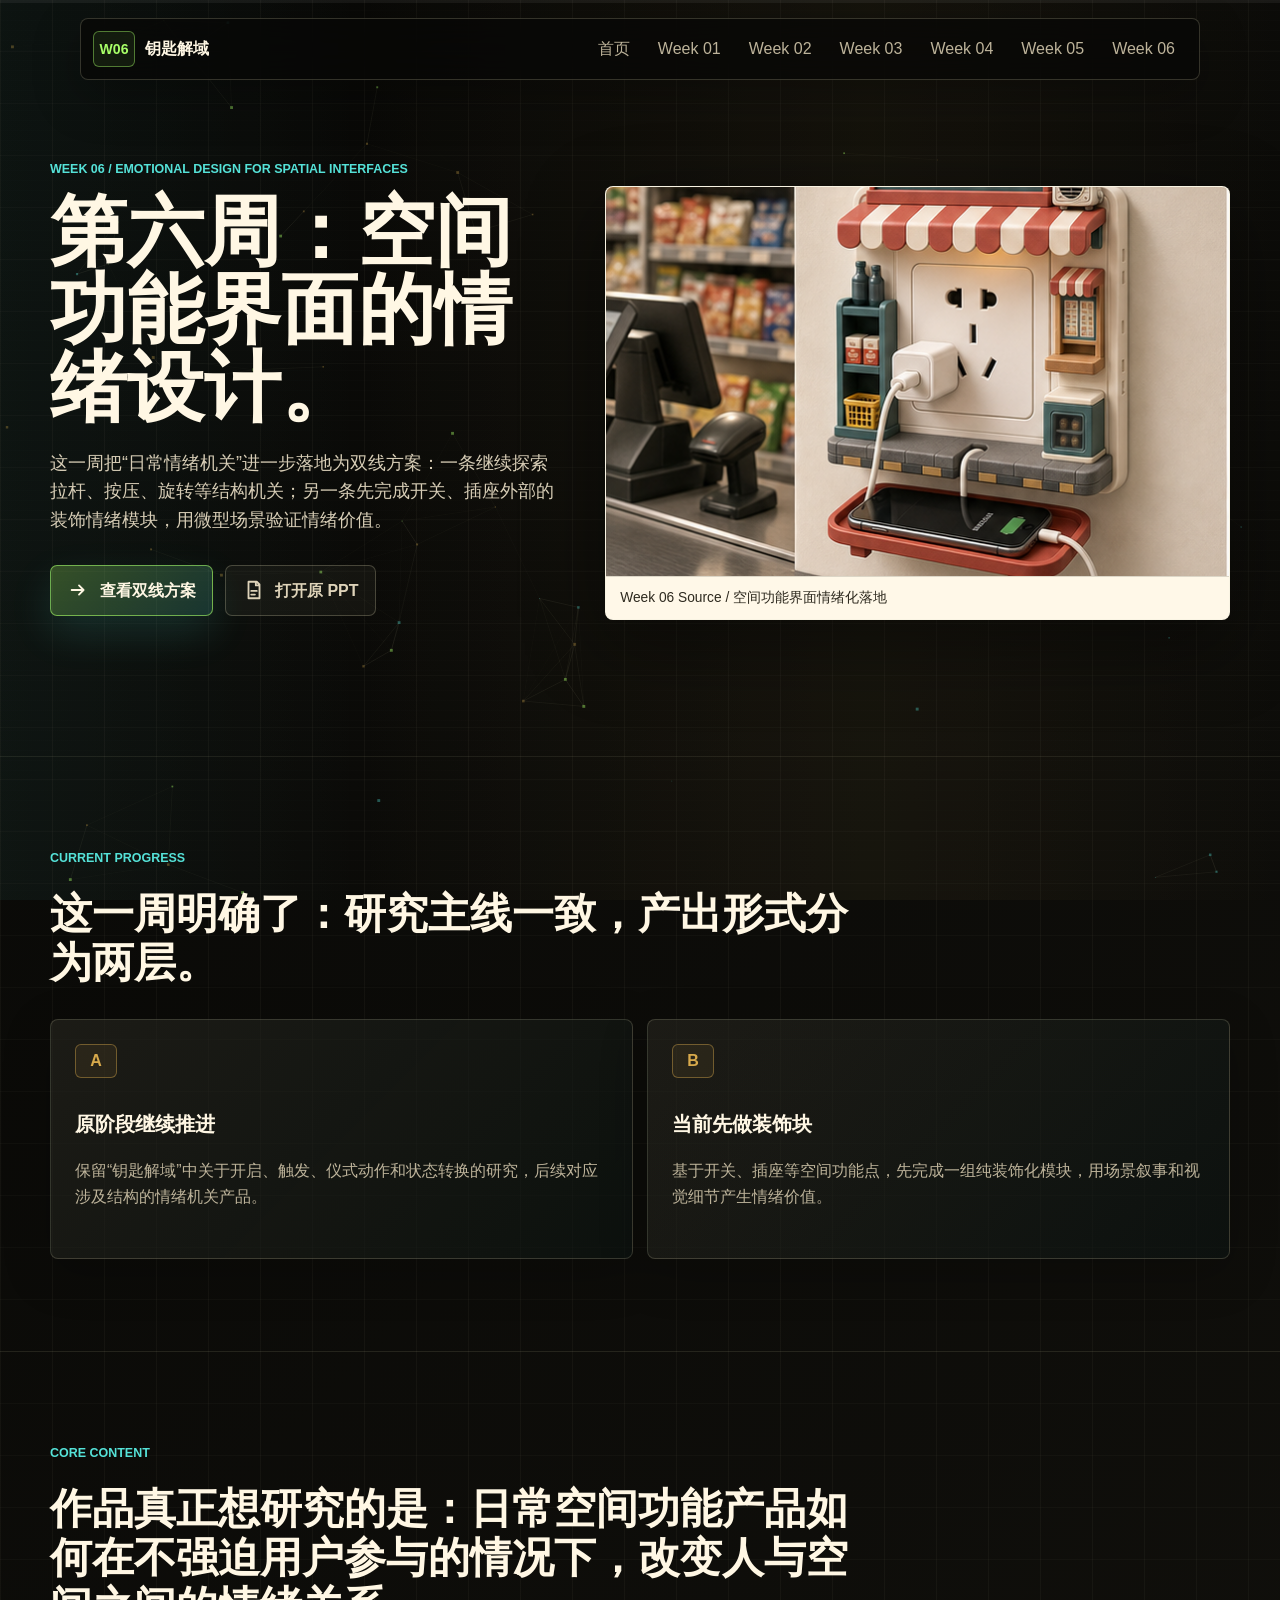
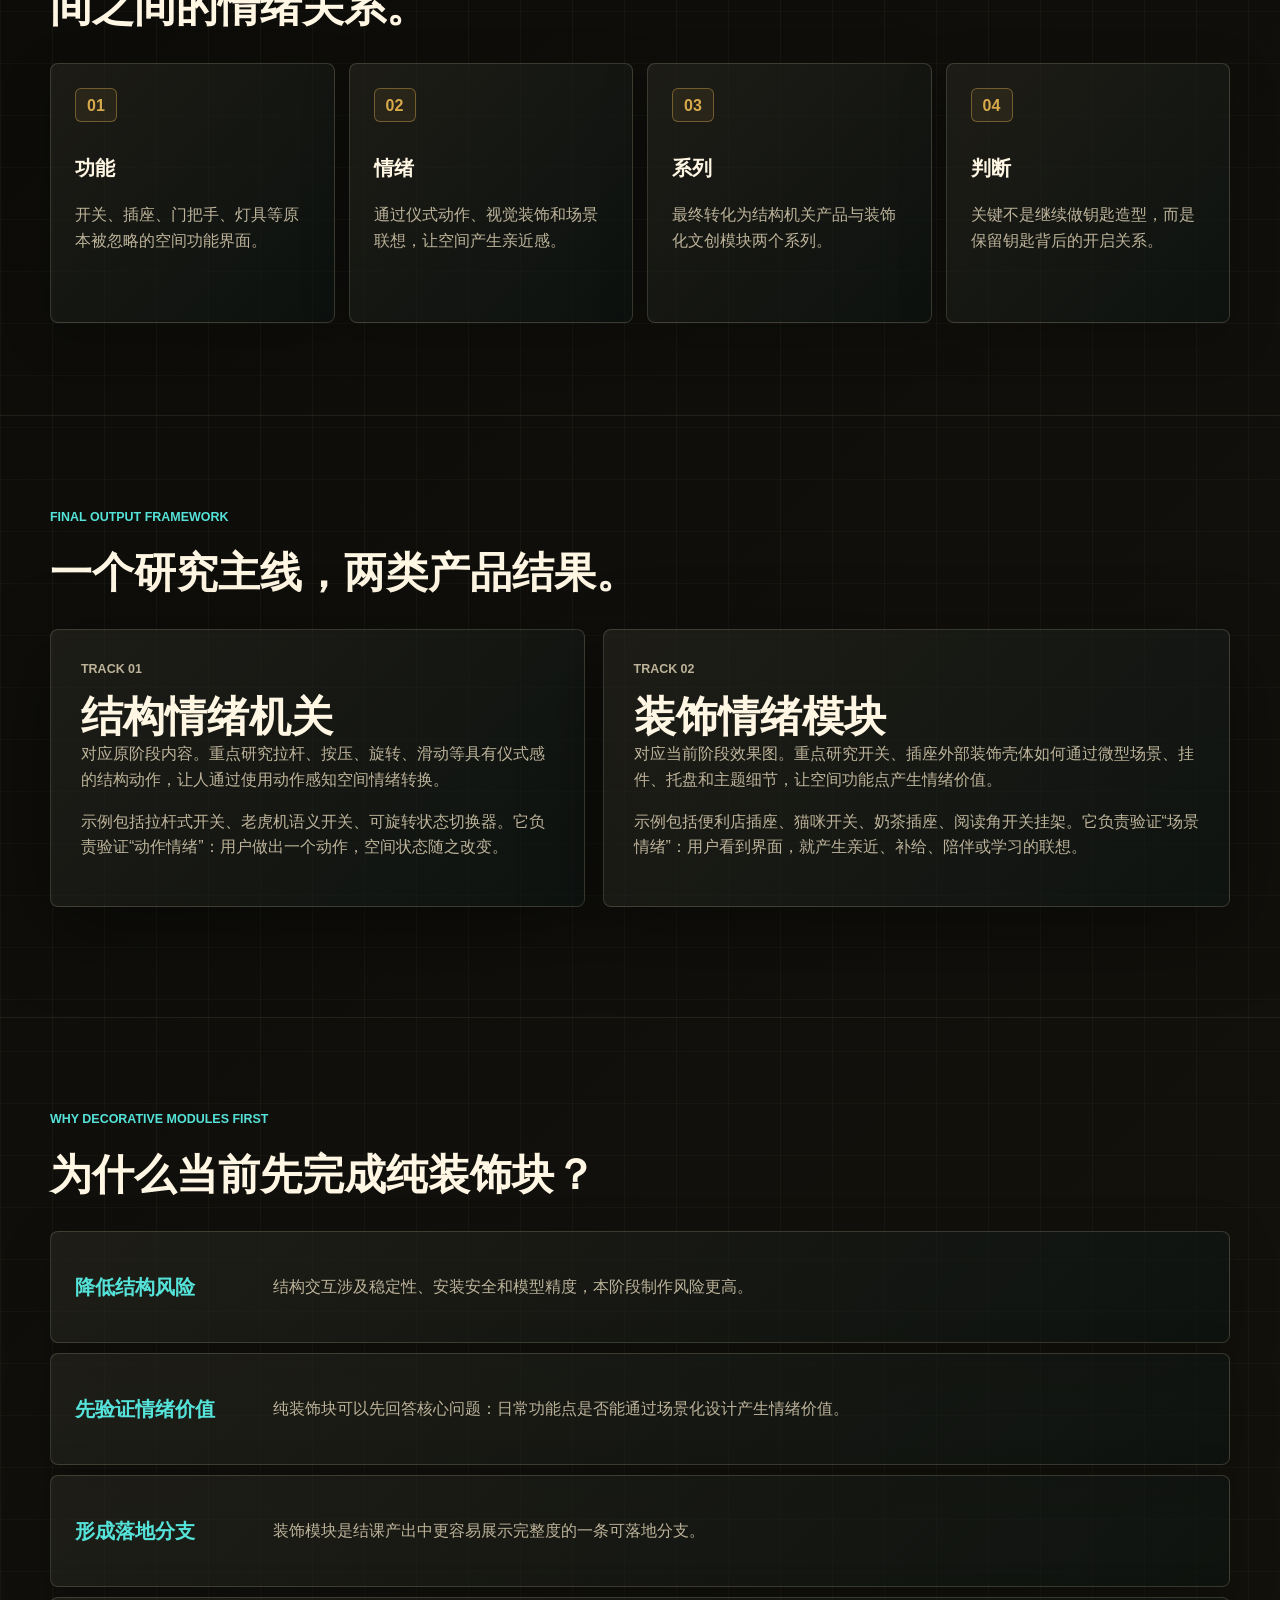
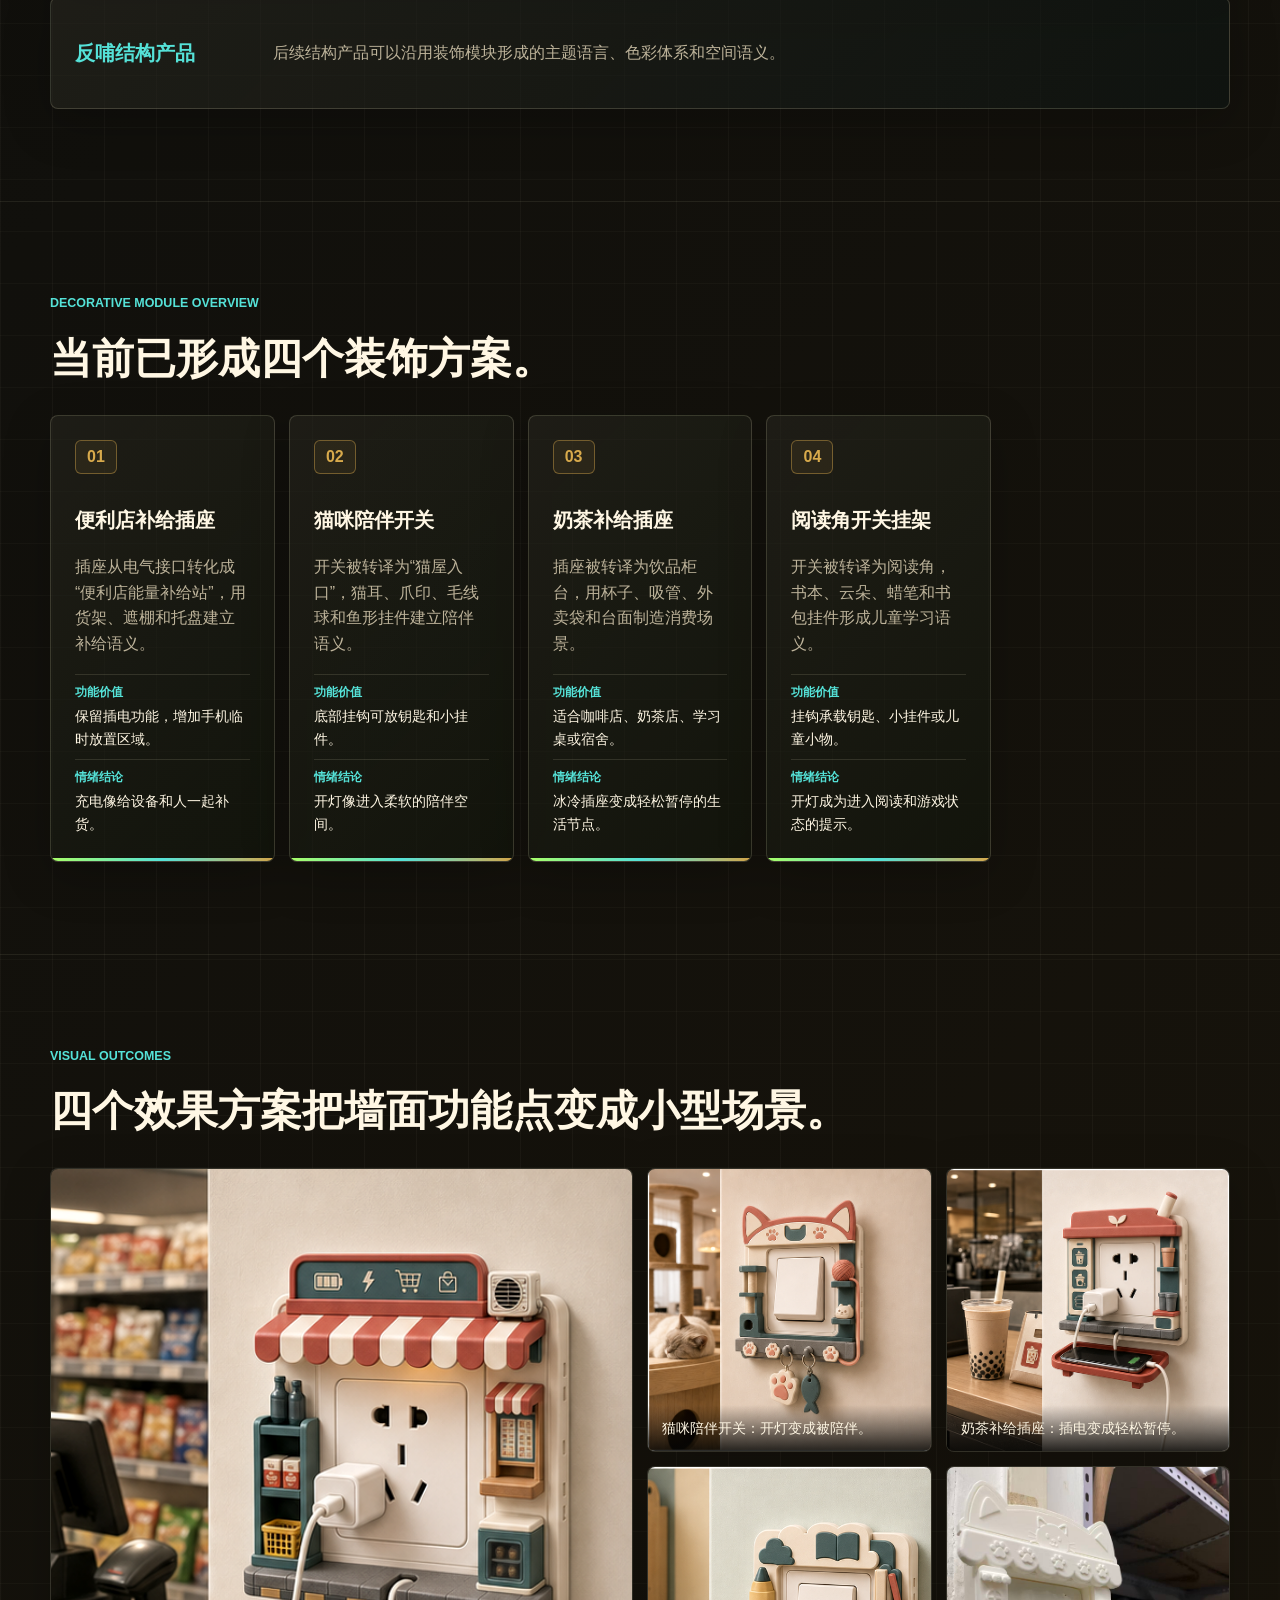
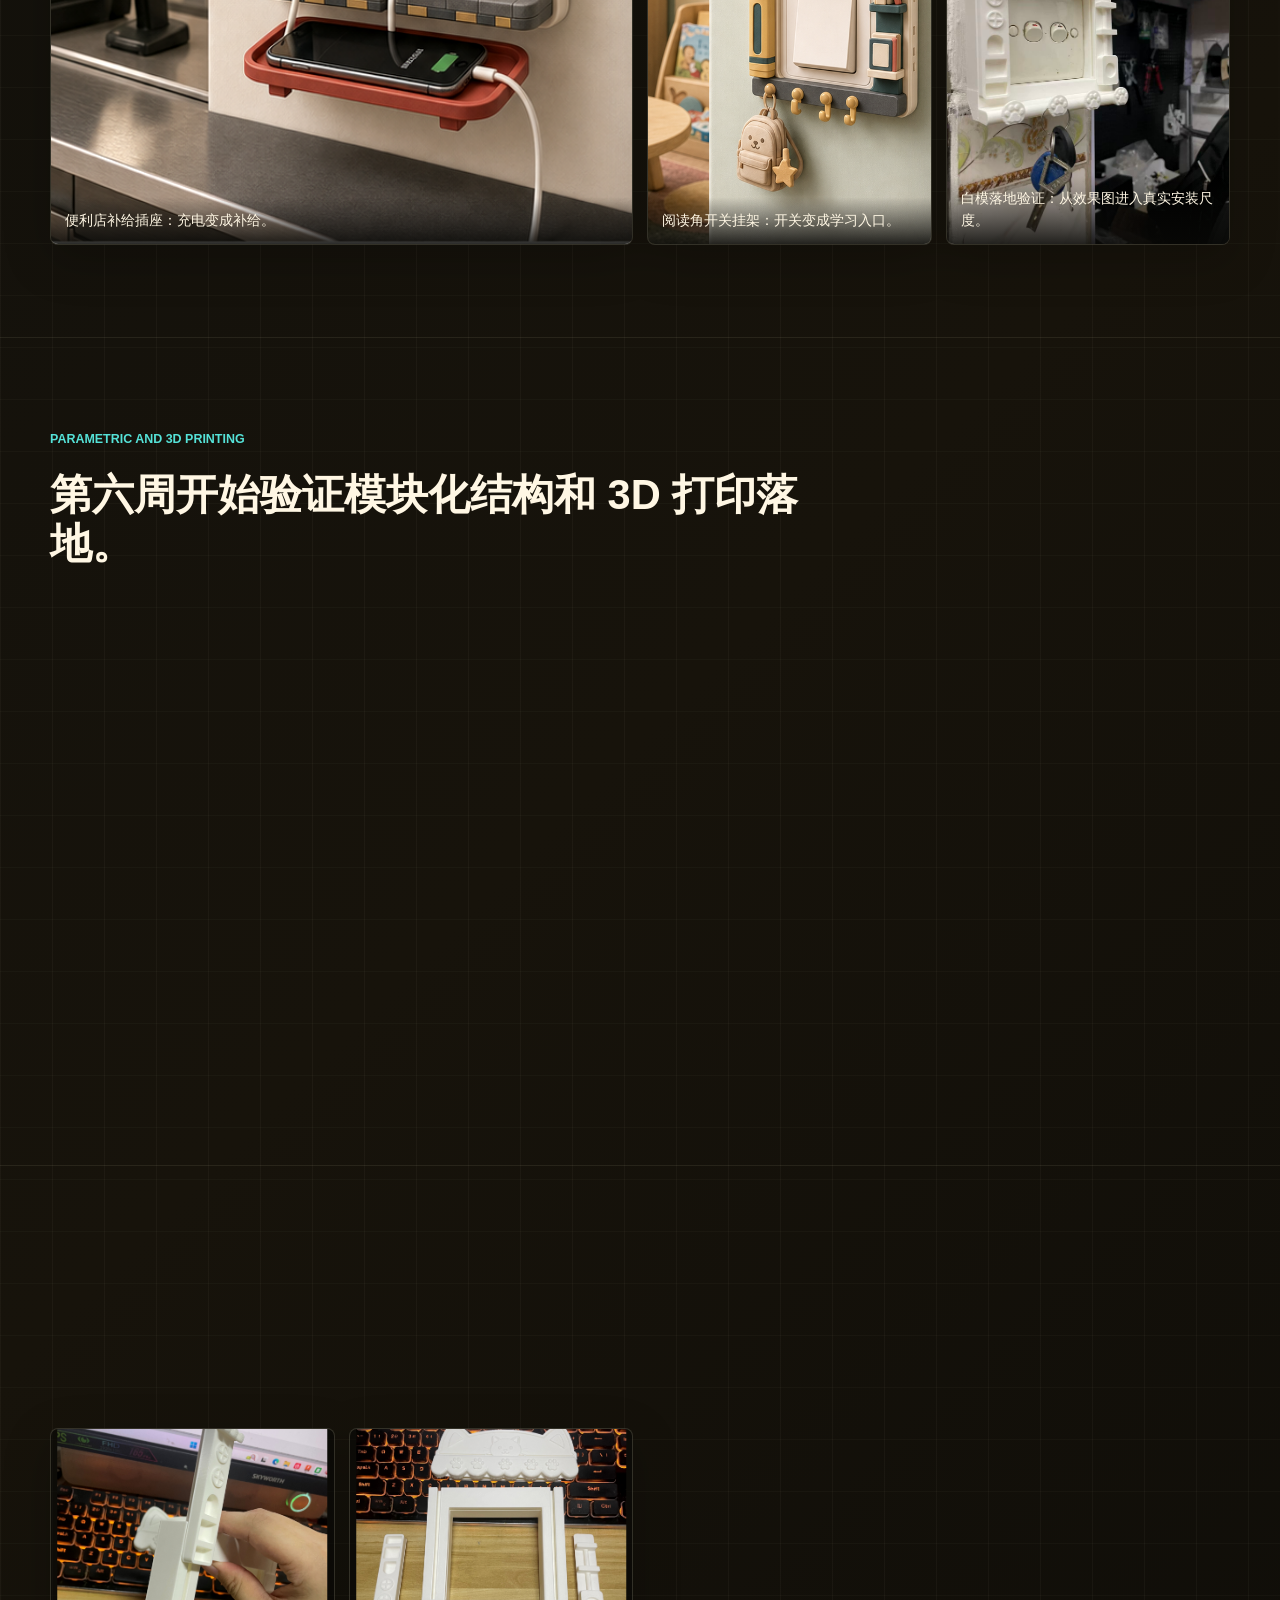
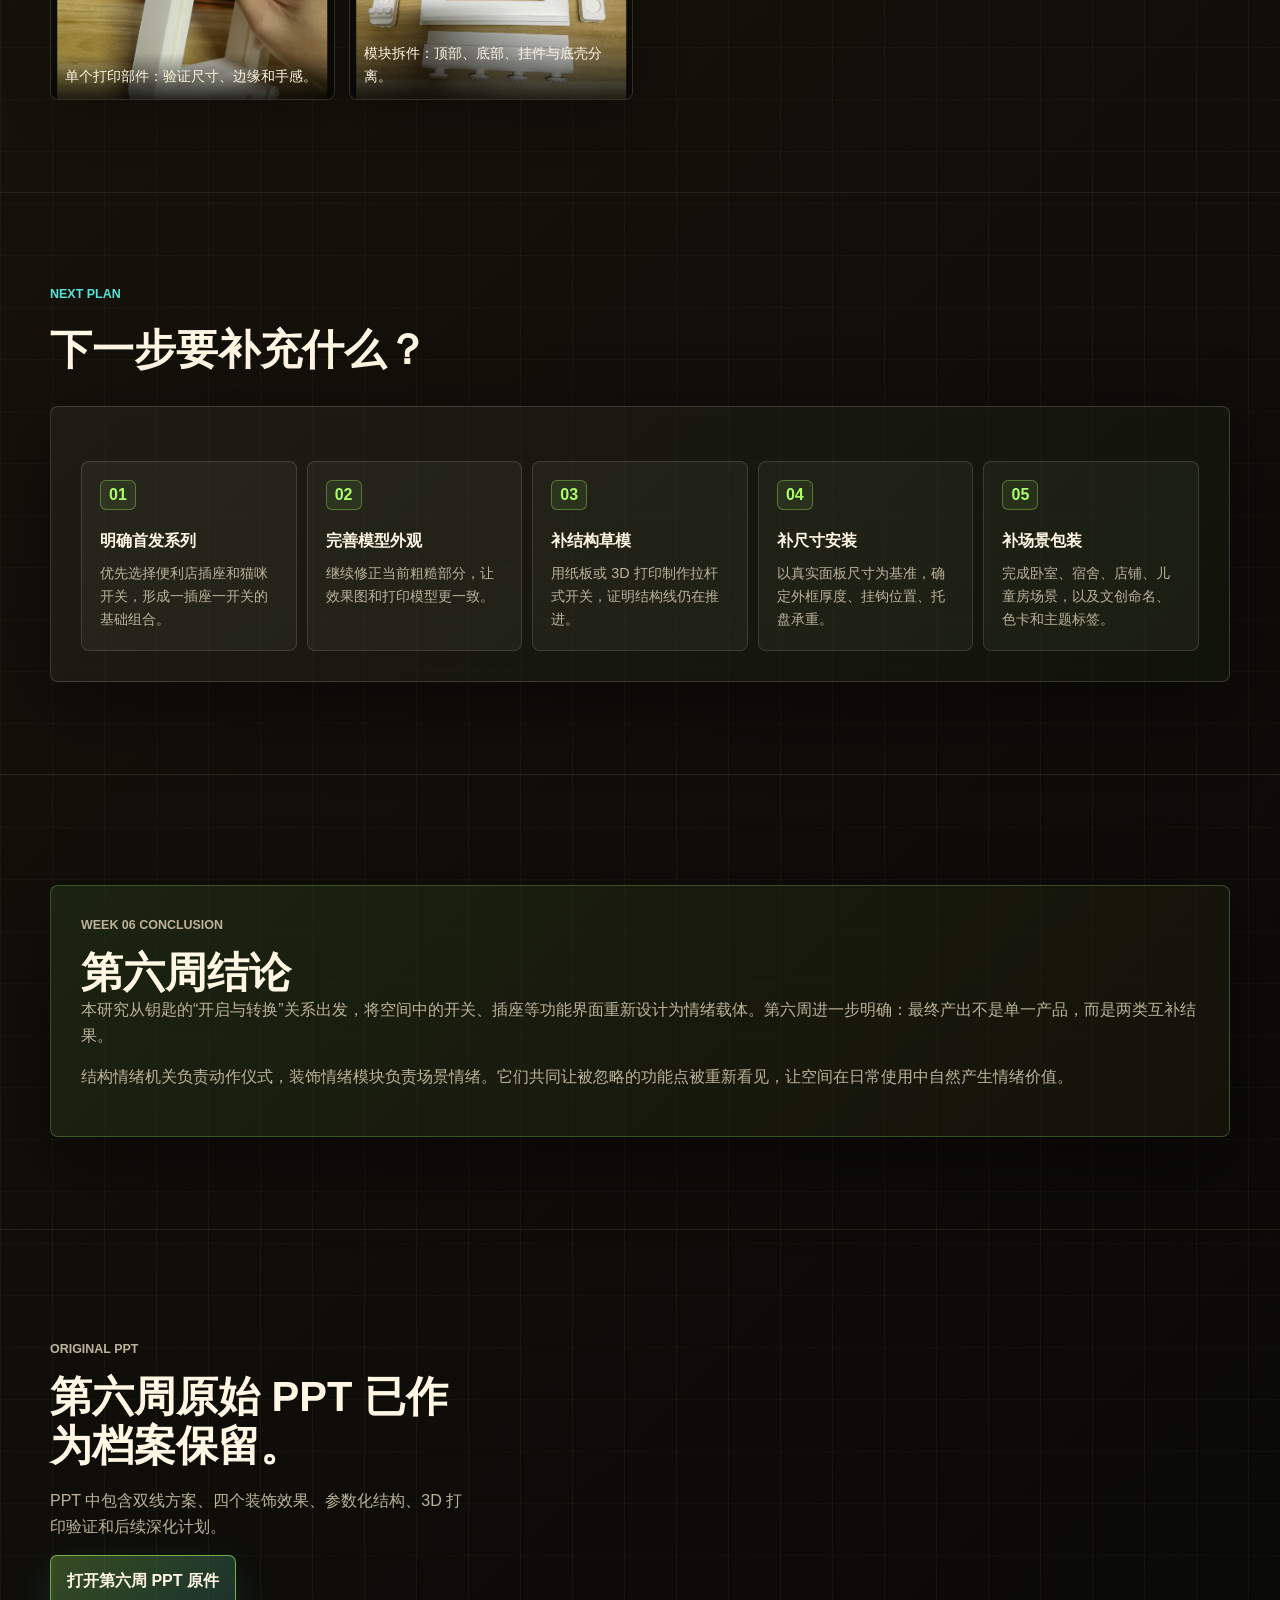
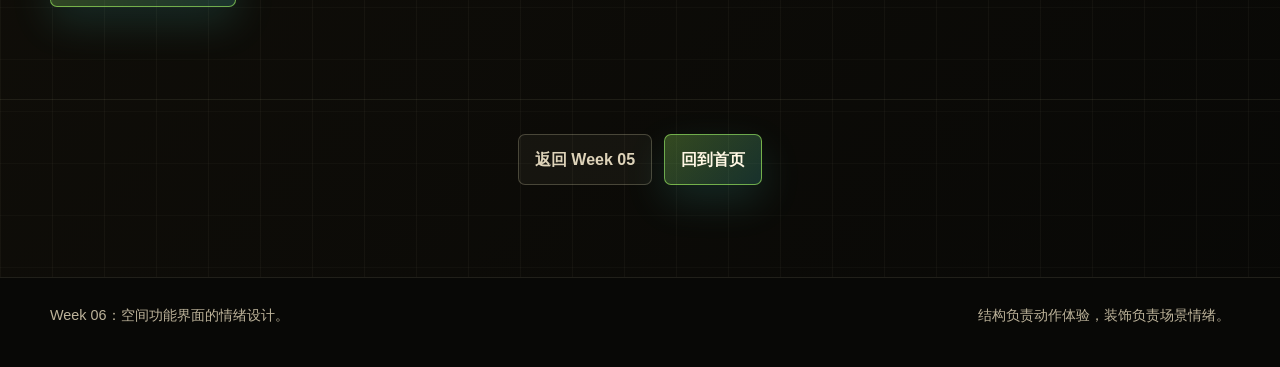
<file: week6.html>
<!doctype html>
<html lang="zh-CN">
  <head>
    <meta charset="UTF-8" />
    <meta name="viewport" content="width=device-width, initial-scale=1.0" />
    <title>Week 06 | 空间功能界面的情绪设计</title>
    <link rel="stylesheet" href="./styles.css" />
  </head>
  <body>
    <canvas id="circuitCanvas" aria-hidden="true"></canvas>
    <div class="scroll-meter" aria-hidden="true"><span></span></div>

    <header class="topbar">
      <a class="brand" href="./index.html" aria-label="回到首页">
        <span class="brand-mark">W06</span>
        <span>钥匙解域</span>
      </a>
      <nav class="nav-links" aria-label="页面导航">
        <a href="./index.html">首页</a>
        <a href="./week1.html">Week 01</a>
        <a href="./week2.html">Week 02</a>
        <a href="./week3.html">Week 03</a>
        <a href="./week4.html">Week 04</a>
        <a href="./week5.html">Week 05</a>
        <a href="./week6.html">Week 06</a>
      </nav>
    </header>

    <main>
      <section class="hero stage page-hero">
        <div class="hero-copy reveal">
          <p class="eyebrow">Week 06 / Emotional Design For Spatial Interfaces</p>
          <h1>第六周：空间功能界面的情绪设计。</h1>
          <p class="hero-lead">
            这一周把“日常情绪机关”进一步落地为双线方案：一条继续探索拉杆、按压、旋转等结构机关；另一条先完成开关、插座外部的装饰情绪模块，用微型场景验证情绪价值。
          </p>
          <div class="hero-actions">
            <a class="primary-action" href="#dual-track">
              <span class="action-icon" aria-hidden="true">
                <svg viewBox="0 0 24 24"><path d="M4 12h13m0 0-5-5m5 5-5 5" /></svg>
              </span>
              查看双线方案
            </a>
            <a class="ghost-action" href="./assets/week6-frontier-topic.pptx">
              <span class="action-icon" aria-hidden="true">
                <svg viewBox="0 0 24 24"><path d="M6 3h9l3 3v15H6zM14 3v4h4M9 13h6M9 17h4" /></svg>
              </span>
              打开原 PPT
            </a>
          </div>
        </div>
        <figure class="source-map page-figure reveal">
          <img src="./assets/week6-convenience-socket.png" alt="便利店补给插座效果图" />
          <figcaption>Week 06 Source / 空间功能界面情绪化落地</figcaption>
        </figure>
      </section>

      <section class="section-band">
        <div class="section-heading reveal">
          <p class="eyebrow">Current Progress</p>
          <h2>这一周明确了：研究主线一致，产出形式分为两层。</h2>
        </div>
        <div class="question-grid">
          <article class="question-card reveal">
            <span class="index">A</span>
            <h3>原阶段继续推进</h3>
            <p>保留“钥匙解域”中关于开启、触发、仪式动作和状态转换的研究，后续对应涉及结构的情绪机关产品。</p>
          </article>
          <article class="question-card reveal">
            <span class="index">B</span>
            <h3>当前先做装饰块</h3>
            <p>基于开关、插座等空间功能点，先完成一组纯装饰化模块，用场景叙事和视觉细节产生情绪价值。</p>
          </article>
        </div>
      </section>

      <section class="section-band">
        <div class="section-heading reveal">
          <p class="eyebrow">Core Content</p>
          <h2>作品真正想研究的是：日常空间功能产品如何在不强迫用户参与的情况下，改变人与空间之间的情绪关系。</h2>
        </div>
        <div class="insight-grid">
          <article class="insight-card reveal"><span class="index">01</span><h3>功能</h3><p>开关、插座、门把手、灯具等原本被忽略的空间功能界面。</p></article>
          <article class="insight-card reveal"><span class="index">02</span><h3>情绪</h3><p>通过仪式动作、视觉装饰和场景联想，让空间产生亲近感。</p></article>
          <article class="insight-card reveal"><span class="index">03</span><h3>系列</h3><p>最终转化为结构机关产品与装饰化文创模块两个系列。</p></article>
          <article class="insight-card reveal"><span class="index">04</span><h3>判断</h3><p>关键不是继续做钥匙造型，而是保留钥匙背后的开启关系。</p></article>
        </div>
      </section>

      <section id="dual-track" class="section-band">
        <div class="section-heading reveal">
          <p class="eyebrow">Final Output Framework</p>
          <h2>一个研究主线，两类产品结果。</h2>
        </div>
        <div class="essay-layout">
          <article class="essay-card reveal">
            <p class="eyebrow">Track 01</p>
            <h2>结构情绪机关</h2>
            <p>
              对应原阶段内容。重点研究拉杆、按压、旋转、滑动等具有仪式感的结构动作，让人通过使用动作感知空间情绪转换。
            </p>
            <p>
              示例包括拉杆式开关、老虎机语义开关、可旋转状态切换器。它负责验证“动作情绪”：用户做出一个动作，空间状态随之改变。
            </p>
          </article>
          <article class="essay-card reveal">
            <p class="eyebrow">Track 02</p>
            <h2>装饰情绪模块</h2>
            <p>
              对应当前阶段效果图。重点研究开关、插座外部装饰壳体如何通过微型场景、挂件、托盘和主题细节，让空间功能点产生情绪价值。
            </p>
            <p>
              示例包括便利店插座、猫咪开关、奶茶插座、阅读角开关挂架。它负责验证“场景情绪”：用户看到界面，就产生亲近、补给、陪伴或学习的联想。
            </p>
          </article>
        </div>
      </section>

      <section class="section-band">
        <div class="section-heading reveal">
          <p class="eyebrow">Why Decorative Modules First</p>
          <h2>为什么当前先完成纯装饰块？</h2>
        </div>
        <div class="semantic-table">
          <article class="semantic-row reveal"><h3>降低结构风险</h3><p>结构交互涉及稳定性、安装安全和模型精度，本阶段制作风险更高。</p></article>
          <article class="semantic-row reveal"><h3>先验证情绪价值</h3><p>纯装饰块可以先回答核心问题：日常功能点是否能通过场景化设计产生情绪价值。</p></article>
          <article class="semantic-row reveal"><h3>形成落地分支</h3><p>装饰模块是结课产出中更容易展示完整度的一条可落地分支。</p></article>
          <article class="semantic-row reveal"><h3>反哺结构产品</h3><p>后续结构产品可以沿用装饰模块形成的主题语言、色彩体系和空间语义。</p></article>
        </div>
      </section>

      <section class="section-band">
        <div class="section-heading reveal">
          <p class="eyebrow">Decorative Module Overview</p>
          <h2>当前已形成四个装饰方案。</h2>
        </div>
        <div class="family-grid">
          <article class="family-card reveal">
            <span class="index">01</span>
            <h3>便利店补给插座</h3>
            <p>插座从电气接口转化成“便利店能量补给站”，用货架、遮棚和托盘建立补给语义。</p>
            <dl><div><dt>功能价值</dt><dd>保留插电功能，增加手机临时放置区域。</dd></div><div><dt>情绪结论</dt><dd>充电像给设备和人一起补货。</dd></div></dl>
          </article>
          <article class="family-card reveal">
            <span class="index">02</span>
            <h3>猫咪陪伴开关</h3>
            <p>开关被转译为“猫屋入口”，猫耳、爪印、毛线球和鱼形挂件建立陪伴语义。</p>
            <dl><div><dt>功能价值</dt><dd>底部挂钩可放钥匙和小挂件。</dd></div><div><dt>情绪结论</dt><dd>开灯像进入柔软的陪伴空间。</dd></div></dl>
          </article>
          <article class="family-card reveal">
            <span class="index">03</span>
            <h3>奶茶补给插座</h3>
            <p>插座被转译为饮品柜台，用杯子、吸管、外卖袋和台面制造消费场景。</p>
            <dl><div><dt>功能价值</dt><dd>适合咖啡店、奶茶店、学习桌或宿舍。</dd></div><div><dt>情绪结论</dt><dd>冰冷插座变成轻松暂停的生活节点。</dd></div></dl>
          </article>
          <article class="family-card reveal">
            <span class="index">04</span>
            <h3>阅读角开关挂架</h3>
            <p>开关被转译为阅读角，书本、云朵、蜡笔和书包挂件形成儿童学习语义。</p>
            <dl><div><dt>功能价值</dt><dd>挂钩承载钥匙、小挂件或儿童小物。</dd></div><div><dt>情绪结论</dt><dd>开灯成为进入阅读和游戏状态的提示。</dd></div></dl>
          </article>
        </div>
      </section>

      <section class="section-band">
        <div class="section-heading reveal">
          <p class="eyebrow">Visual Outcomes</p>
          <h2>四个效果方案把墙面功能点变成小型场景。</h2>
        </div>
        <div class="photo-grid reveal">
          <figure class="field-photo large">
            <img src="./assets/week6-convenience-socket.png" alt="便利店补给插座效果图" />
            <figcaption>便利店补给插座：充电变成补给。</figcaption>
          </figure>
          <figure class="field-photo">
            <img src="./assets/week6-cat-switch.png" alt="猫咪陪伴开关效果图" />
            <figcaption>猫咪陪伴开关：开灯变成被陪伴。</figcaption>
          </figure>
          <figure class="field-photo">
            <img src="./assets/week6-milk-tea-socket.png" alt="奶茶补给插座效果图" />
            <figcaption>奶茶补给插座：插电变成轻松暂停。</figcaption>
          </figure>
          <figure class="field-photo">
            <img src="./assets/week6-reading-switch.png" alt="阅读角开关挂架效果图" />
            <figcaption>阅读角开关挂架：开关变成学习入口。</figcaption>
          </figure>
          <figure class="field-photo">
            <img src="./assets/week6-white-model-installed.jpg" alt="白模安装验证照片" />
            <figcaption>白模落地验证：从效果图进入真实安装尺度。</figcaption>
          </figure>
        </div>
      </section>

      <section class="section-band">
        <div class="section-heading reveal">
          <p class="eyebrow">Parametric And 3D Printing</p>
          <h2>第六周开始验证模块化结构和 3D 打印落地。</h2>
        </div>
        <div class="network-layout reveal">
          <figure class="source-map compact-map">
            <img src="./assets/week6-model-screen.png" alt="猫咪主题模型界面截图" />
            <figcaption>参数化建模：模块化结构与猫咪主题第一版。</figcaption>
          </figure>
          <article class="essay-card">
            <p class="eyebrow">Model Logic</p>
            <h2>参数化模块化结构设计</h2>
            <p>
              模型被拆成底座底壳、顶部模块、底部模块、悬挂模块等部分。这样的结构方便回退、调整和重塑，也方便对接后续生产。
            </p>
            <p>
              当前验证重点不是一次完成最终产品，而是确认安装难易程度、3D 打印外观程度、模块组合方式和真实面板尺寸是否可行。
            </p>
          </article>
        </div>
      </section>

      <section class="section-band">
        <div class="section-heading reveal">
          <p class="eyebrow">Prototype Evidence</p>
          <h2>白模和打印件证明方案正在从图像走向实体。</h2>
        </div>
        <div class="photo-grid reveal">
          <figure class="field-photo">
            <img src="./assets/week6-print-part-a.jpeg" alt="3D 打印部件手持验证" style="transform:rotate(90deg);" />
            <figcaption>单个打印部件：验证尺寸、边缘和手感。</figcaption>
          </figure>
          <figure class="field-photo">
            <img src="./assets/week6-print-parts.jpeg" alt="3D 打印模块零件" style="transform:rotate(90deg);" />
            <figcaption>模块拆件：顶部、底部、挂件与底壳分离。</figcaption>
          </figure>


        </div>
      </section>

      <section class="section-band">
        <div class="section-heading reveal">
          <p class="eyebrow">Next Plan</p>
          <h2>下一步要补充什么？</h2>
        </div>
        <div class="pipeline reveal">
          <div class="pipeline-steps">
            <div><span>01</span><strong>明确首发系列</strong><p>优先选择便利店插座和猫咪开关，形成一插座一开关的基础组合。</p></div>
            <div><span>02</span><strong>完善模型外观</strong><p>继续修正当前粗糙部分，让效果图和打印模型更一致。</p></div>
            <div><span>03</span><strong>补结构草模</strong><p>用纸板或 3D 打印制作拉杆式开关，证明结构线仍在推进。</p></div>
            <div><span>04</span><strong>补尺寸安装</strong><p>以真实面板尺寸为基准，确定外框厚度、挂钩位置、托盘承重。</p></div>
            <div><span>05</span><strong>补场景包装</strong><p>完成卧室、宿舍、店铺、儿童房场景，以及文创命名、色卡和主题标签。</p></div>
          </div>
        </div>
      </section>

      <section class="section-band">
        <article class="week-output reveal">
          <p class="eyebrow">Week 06 Conclusion</p>
          <h2>第六周结论</h2>
          <p>
            本研究从钥匙的“开启与转换”关系出发，将空间中的开关、插座等功能界面重新设计为情绪载体。第六周进一步明确：最终产出不是单一产品，而是两类互补结果。
          </p>
          <p>
            结构情绪机关负责动作仪式，装饰情绪模块负责场景情绪。它们共同让被忽略的功能点被重新看见，让空间在日常使用中自然产生情绪价值。
          </p>
        </article>
      </section>

      <section class="archive section-band">
        <div class="archive-copy reveal">
          <p class="eyebrow">Original PPT</p>
          <h2>第六周原始 PPT 已作为档案保留。</h2>
          <p>PPT 中包含双线方案、四个装饰效果、参数化结构、3D 打印验证和后续深化计划。</p>
          <a class="primary-action" href="./assets/week6-frontier-topic.pptx">打开第六周 PPT 原件</a>
        </div>
      </section>

      <nav class="next-links section-band" aria-label="页面跳转">
        <a class="ghost-action" href="./week5.html">返回 Week 05</a>
        <a class="primary-action" href="./index.html">回到首页</a>
      </nav>
    </main>

    <footer class="site-footer">
      <p>Week 06：空间功能界面的情绪设计。</p>
      <p>结构负责动作体验，装饰负责场景情绪。</p>
    </footer>

    <script src="./script.js"></script>
  </body>
</html>
</file>
<file: styles.css>
:root {
  color-scheme: dark;
  --ink: #080806;
  --panel: rgba(18, 18, 15, 0.72);
  --panel-solid: #14140f;
  --line: rgba(255, 246, 204, 0.16);
  --text: #f7f0dd;
  --muted: #bdb39a;
  --brass: #d8aa4c;
  --cyan: #55e2d8;
  --green: #a8ff68;
  --red: #ff6a57;
  --paper: #fff7e4;
  --shadow: 0 24px 80px rgba(0, 0, 0, 0.44);
  --lab-turn: 0deg;
  --unlock-turn: 0deg;
}

* {
  box-sizing: border-box;
}

html {
  scroll-behavior: smooth;
}

body {
  margin: 0;
  min-width: 320px;
  background:
    linear-gradient(90deg, rgba(255, 246, 204, 0.035) 1px, transparent 1px),
    linear-gradient(0deg, rgba(255, 246, 204, 0.025) 1px, transparent 1px),
    linear-gradient(135deg, #080806 0%, #11100c 36%, #17130b 64%, #080806 100%);
  background-size: 52px 52px, 52px 52px, auto;
  color: var(--text);
  font-family: "Microsoft YaHei", "PingFang SC", "Segoe UI", sans-serif;
  line-height: 1.6;
  overflow-x: hidden;
}

body::before {
  content: "";
  position: fixed;
  inset: 0;
  pointer-events: none;
  background:
    linear-gradient(90deg, rgba(85, 226, 216, 0.08), transparent 28%, rgba(216, 170, 76, 0.08) 68%, transparent),
    repeating-linear-gradient(0deg, transparent 0 9px, rgba(255, 255, 255, 0.018) 10px);
  mix-blend-mode: screen;
  opacity: 0.62;
  z-index: -2;
}

a {
  color: inherit;
  text-decoration: none;
}

img,
svg {
  display: block;
}

button,
input {
  font: inherit;
}

#circuitCanvas {
  position: fixed;
  inset: 0;
  width: 100%;
  height: 100%;
  pointer-events: none;
  opacity: 0.68;
  z-index: -1;
}

.scroll-meter {
  position: fixed;
  top: 0;
  left: 0;
  right: 0;
  height: 3px;
  background: rgba(255, 255, 255, 0.06);
  z-index: 30;
}

.scroll-meter span {
  display: block;
  width: 0%;
  height: 100%;
  background: linear-gradient(90deg, var(--green), var(--cyan), var(--brass));
  box-shadow: 0 0 18px rgba(85, 226, 216, 0.55);
}

.topbar {
  position: fixed;
  top: 18px;
  left: 50%;
  z-index: 25;
  display: flex;
  width: min(1120px, calc(100% - 32px));
  min-height: 58px;
  transform: translateX(-50%);
  align-items: center;
  justify-content: space-between;
  gap: 20px;
  padding: 9px 12px;
  border: 1px solid rgba(255, 246, 204, 0.18);
  border-radius: 8px;
  background: rgba(8, 8, 6, 0.74);
  box-shadow: 0 16px 48px rgba(0, 0, 0, 0.28);
  backdrop-filter: blur(18px);
}

.brand {
  display: inline-flex;
  align-items: center;
  gap: 10px;
  min-width: 150px;
  color: var(--paper);
  font-weight: 700;
}

.brand-mark {
  display: inline-grid;
  width: 42px;
  height: 36px;
  place-items: center;
  border: 1px solid rgba(168, 255, 104, 0.42);
  border-radius: 6px;
  color: var(--green);
  background: rgba(168, 255, 104, 0.08);
  font-size: 0.88rem;
}

.nav-links {
  display: flex;
  align-items: center;
  justify-content: flex-end;
  gap: 4px;
  flex-wrap: wrap;
}

.nav-links a {
  min-height: 38px;
  padding: 8px 12px;
  border-radius: 6px;
  color: var(--muted);
  transition: color 180ms ease, background 180ms ease;
}

.nav-links a:hover,
.nav-links a:focus-visible {
  color: var(--paper);
  background: rgba(255, 246, 204, 0.09);
  outline: none;
}

.stage,
.section-band {
  position: relative;
  width: 100%;
}

.hero {
  display: grid;
  grid-template-columns: minmax(0, 0.9fr) minmax(420px, 1.1fr);
  gap: 44px;
  align-items: center;
  min-height: 92svh;
  padding: 126px max(28px, calc((100vw - 1180px) / 2)) 76px;
}

.page-hero {
  min-height: 84svh;
}

.portal-hero {
  min-height: 92svh;
}

.hero-copy {
  position: relative;
  z-index: 2;
}

.eyebrow {
  margin: 0 0 12px;
  color: var(--cyan);
  font-size: 0.78rem;
  font-weight: 800;
  text-transform: uppercase;
}

h1,
h2,
h3,
p {
  margin-top: 0;
}

h1 {
  max-width: 760px;
  margin-bottom: 22px;
  color: var(--paper);
  font-size: 4.8rem;
  line-height: 1.02;
  font-weight: 900;
}

.hero-subtitle {
  max-width: 760px;
  margin: -8px 0 28px 0;
  color: var(--muted);
  font-size: 1.35rem;
  font-weight: 400;
  letter-spacing: 0.03em;
}

h2 {
  max-width: 820px;
  margin-bottom: 0;
  color: var(--paper);
  font-size: 2.6rem;
  line-height: 1.18;
}

h3 {
  color: var(--paper);
  font-size: 1.28rem;
  line-height: 1.35;
}

.hero-lead {
  max-width: 650px;
  margin-bottom: 30px;
  color: #d7cdb6;
  font-size: 1.12rem;
}

.hero-actions {
  display: flex;
  flex-wrap: wrap;
  gap: 12px;
  margin-bottom: 30px;
}

.primary-action,
.ghost-action {
  display: inline-flex;
  align-items: center;
  gap: 9px;
  min-height: 48px;
  padding: 12px 16px;
  border-radius: 7px;
  font-weight: 800;
  transition: transform 180ms ease, border-color 180ms ease, background 180ms ease;
}

.primary-action {
  border: 1px solid rgba(168, 255, 104, 0.58);
  background: linear-gradient(135deg, rgba(168, 255, 104, 0.26), rgba(85, 226, 216, 0.18));
  color: var(--paper);
  box-shadow: 0 16px 42px rgba(85, 226, 216, 0.14);
}

.ghost-action {
  border: 1px solid rgba(255, 246, 204, 0.22);
  color: #ded3b9;
  background: rgba(255, 246, 204, 0.045);
}

.primary-action:hover,
.ghost-action:hover,
.primary-action:focus-visible,
.ghost-action:focus-visible {
  transform: translateY(-2px);
  outline: none;
}

.action-icon {
  display: inline-grid;
  width: 24px;
  height: 24px;
  place-items: center;
}

.action-icon svg {
  width: 22px;
  height: 22px;
  fill: none;
  stroke: currentColor;
  stroke-width: 2;
  stroke-linecap: round;
  stroke-linejoin: round;
}

.course-meta {
  display: grid;
  grid-template-columns: repeat(3, minmax(0, 1fr));
  gap: 10px;
  max-width: 780px;
  margin: 0;
}

.course-meta div {
  min-height: 92px;
  padding: 14px;
  border: 1px solid var(--line);
  border-radius: 8px;
  background: rgba(255, 246, 204, 0.045);
}

.course-meta dt {
  margin-bottom: 5px;
  color: var(--muted);
  font-size: 0.78rem;
}

.course-meta dd {
  margin: 0;
  color: var(--paper);
  font-weight: 700;
}

.hero-visual {
  position: relative;
  min-height: 590px;
  perspective: 1200px;
}

.map-plate {
  position: absolute;
  inset: 3% 0 25% 8%;
  overflow: hidden;
  border: 1px solid rgba(255, 246, 204, 0.24);
  border-radius: 8px;
  background: #f8f4eb;
  box-shadow: var(--shadow);
  transform: rotateX(56deg) rotateZ(-9deg) translate3d(var(--mx, 0px), var(--my, 0px), 0);
  transform-origin: center;
}

.map-plate img {
  width: 100%;
  height: 100%;
  object-fit: cover;
  filter: saturate(0.9) contrast(1.12);
}

.map-plate::after {
  content: "";
  position: absolute;
  inset: 0;
  background:
    linear-gradient(90deg, rgba(8, 8, 6, 0.18), transparent 28%, transparent 70%, rgba(8, 8, 6, 0.2)),
    linear-gradient(180deg, rgba(85, 226, 216, 0.14), transparent 42%, rgba(216, 170, 76, 0.2));
  pointer-events: none;
}

.scan-line {
  position: absolute;
  left: 0;
  right: 0;
  top: -30%;
  height: 34%;
  background: linear-gradient(180deg, transparent, rgba(168, 255, 104, 0.22), transparent);
  animation: scan 4.4s linear infinite;
  mix-blend-mode: multiply;
}

.key-orbit {
  position: absolute;
  left: 7%;
  right: 3%;
  bottom: 8%;
  height: 255px;
  transform: translate3d(calc(var(--mx, 0px) * -0.6), calc(var(--my, 0px) * -0.55), 0);
}

.hero-key {
  position: absolute;
  left: 2%;
  top: 50%;
  width: 96%;
  transform: translateY(-50%) rotate(-5deg);
  filter: drop-shadow(0 12px 22px rgba(0, 0, 0, 0.38)) drop-shadow(0 0 24px rgba(85, 226, 216, 0.24));
  animation: keyFloat 5.2s ease-in-out infinite;
}

.key-body {
  fill: url(#keyMetal);
}

.key-cut {
  fill: none;
  stroke: rgba(8, 8, 6, 0.52);
  stroke-width: 10;
  stroke-linecap: round;
}

.orbit-ring {
  position: absolute;
  inset: 12% 9%;
  border: 1px solid rgba(85, 226, 216, 0.32);
  border-radius: 50%;
  transform: rotate(-7deg);
}

.ring-a {
  animation: ringSpin 12s linear infinite;
}

.ring-b {
  inset: 25% 22%;
  border-color: rgba(216, 170, 76, 0.34);
  animation: ringSpin 9s linear infinite reverse;
}

.orbit-label {
  position: absolute;
  right: 3%;
  bottom: 0;
  padding: 7px 10px;
  border: 1px solid rgba(168, 255, 104, 0.36);
  border-radius: 6px;
  color: var(--green);
  background: rgba(8, 8, 6, 0.72);
  font-size: 0.75rem;
  font-weight: 900;
}

.section-band {
  padding: 92px max(24px, calc((100vw - 1180px) / 2));
  border-top: 1px solid rgba(255, 246, 204, 0.08);
}

.section-heading {
  display: grid;
  gap: 8px;
  margin-bottom: 32px;
}

.brief-grid,
.concept-grid {
  display: grid;
  grid-template-columns: repeat(3, minmax(0, 1fr));
  gap: 14px;
}

.brief-item,
.concept-card {
  position: relative;
  min-height: 220px;
  padding: 24px;
  border: 1px solid var(--line);
  border-radius: 8px;
  background:
    linear-gradient(135deg, rgba(255, 246, 204, 0.08), rgba(255, 255, 255, 0.018)),
    rgba(8, 8, 6, 0.52);
  box-shadow: 0 14px 48px rgba(0, 0, 0, 0.22);
  overflow: hidden;
}

.brief-item::after,
.concept-card::after {
  content: "";
  position: absolute;
  inset: auto 0 0;
  height: 3px;
  background: linear-gradient(90deg, var(--brass), var(--green), var(--cyan));
  transform: scaleX(0.24);
  transform-origin: left;
  transition: transform 260ms ease;
}

.brief-item:hover::after,
.concept-card:hover::after {
  transform: scaleX(1);
}

.brief-item p,
.concept-card p,
.archive-copy p,
.step-card p,
.domain-panel p,
.unlock-control p,
.site-footer p {
  color: var(--muted);
}

.index,
.concept-number {
  display: inline-grid;
  width: 42px;
  height: 34px;
  margin-bottom: 32px;
  place-items: center;
  border: 1px solid rgba(216, 170, 76, 0.42);
  border-radius: 6px;
  color: var(--brass);
  background: rgba(216, 170, 76, 0.08);
  font-weight: 900;
}

.process-shell {
  border: 1px solid rgba(255, 246, 204, 0.16);
  border-radius: 8px;
  background: rgba(8, 8, 6, 0.56);
  box-shadow: var(--shadow);
  overflow: hidden;
}

.process-rail {
  display: grid;
  grid-template-columns: repeat(5, minmax(0, 1fr));
  border-bottom: 1px solid rgba(255, 246, 204, 0.12);
}

.step-button {
  min-height: 58px;
  border: 0;
  border-right: 1px solid rgba(255, 246, 204, 0.12);
  color: var(--muted);
  background: rgba(255, 246, 204, 0.035);
  cursor: pointer;
  transition: color 180ms ease, background 180ms ease;
}

.step-button:last-child {
  border-right: 0;
}

.step-button:hover,
.step-button:focus-visible,
.step-button.is-active {
  color: var(--paper);
  background: linear-gradient(135deg, rgba(168, 255, 104, 0.14), rgba(85, 226, 216, 0.08));
  outline: none;
}

.process-stage {
  display: grid;
  grid-template-columns: minmax(0, 0.88fr) minmax(360px, 1.12fr);
  min-height: 430px;
}

.step-card {
  display: flex;
  flex-direction: column;
  justify-content: center;
  padding: 44px;
}

.step-card h3 {
  margin-bottom: 14px;
  font-size: 2rem;
}

.tag-row,
.domain-chips {
  display: flex;
  flex-wrap: wrap;
  gap: 8px;
  margin-top: 20px;
}

.tag-row span,
.domain-chips span {
  padding: 6px 9px;
  border: 1px solid rgba(255, 246, 204, 0.18);
  border-radius: 6px;
  color: #efe5ca;
  background: rgba(255, 246, 204, 0.055);
  font-size: 0.84rem;
}

.lock-lab {
  position: relative;
  min-height: 430px;
  border-left: 1px solid rgba(255, 246, 204, 0.12);
  background:
    linear-gradient(90deg, rgba(85, 226, 216, 0.08) 1px, transparent 1px),
    linear-gradient(0deg, rgba(216, 170, 76, 0.08) 1px, transparent 1px),
    linear-gradient(135deg, rgba(255, 246, 204, 0.03), rgba(8, 8, 6, 0.12));
  background-size: 34px 34px, 34px 34px, auto;
  overflow: hidden;
}

.lock-face {
  position: absolute;
  right: 12%;
  top: 50%;
  width: 146px;
  height: 146px;
  transform: translateY(-50%);
  border: 1px solid rgba(255, 246, 204, 0.18);
  border-radius: 50%;
  background:
    radial-gradient(circle at center, rgba(0, 0, 0, 0.64) 0 18%, transparent 19%),
    conic-gradient(from 30deg, rgba(216, 170, 76, 0.28), rgba(85, 226, 216, 0.2), rgba(255, 246, 204, 0.1), rgba(216, 170, 76, 0.28));
  box-shadow: inset 0 0 34px rgba(0, 0, 0, 0.44), 0 22px 40px rgba(0, 0, 0, 0.28);
}

.pin {
  position: absolute;
  left: 50%;
  width: 8px;
  height: 24px;
  border-radius: 999px;
  background: var(--green);
  box-shadow: 0 0 16px rgba(168, 255, 104, 0.58);
  transform-origin: 50% 73px;
  animation: pinLift 2.8s ease-in-out infinite;
}

.pin-1 { top: 8px; transform: translateX(-50%) rotate(0deg); }
.pin-2 { top: 8px; transform: translateX(-50%) rotate(90deg); animation-delay: 0.2s; }
.pin-3 { top: 8px; transform: translateX(-50%) rotate(180deg); animation-delay: 0.4s; }
.pin-4 { top: 8px; transform: translateX(-50%) rotate(270deg); animation-delay: 0.6s; }

.lab-key {
  position: absolute;
  top: 50%;
  left: 4%;
  width: 72%;
  transform: translateY(-50%) translateX(calc(var(--step-shift, 0) * 1px)) rotate(var(--lab-turn));
  transform-origin: 16% 50%;
  transition: transform 520ms cubic-bezier(0.2, 0.82, 0.2, 1);
  fill: var(--brass);
  filter: drop-shadow(0 14px 24px rgba(0, 0, 0, 0.4));
}

.domain-layout {
  display: grid;
  grid-template-columns: minmax(360px, 620px) minmax(0, 1fr);
  gap: 36px;
  align-items: center;
}

.radar {
  position: relative;
  aspect-ratio: 1;
  min-height: 360px;
  border: 1px solid rgba(255, 246, 204, 0.16);
  border-radius: 8px;
  background:
    linear-gradient(90deg, rgba(255, 246, 204, 0.055) 1px, transparent 1px),
    linear-gradient(0deg, rgba(255, 246, 204, 0.045) 1px, transparent 1px),
    rgba(8, 8, 6, 0.52);
  background-size: 38px 38px, 38px 38px, auto;
  overflow: hidden;
}

.radar-lines {
  position: absolute;
  inset: 0;
  width: 100%;
  height: 100%;
  fill: none;
  stroke: rgba(85, 226, 216, 0.22);
  stroke-width: 1.2;
}

.radar-core {
  position: absolute;
  left: 50%;
  top: 50%;
  display: grid;
  width: 144px;
  height: 144px;
  transform: translate(-50%, -50%);
  place-items: center;
  border: 1px solid rgba(216, 170, 76, 0.42);
  border-radius: 50%;
  background: rgba(8, 8, 6, 0.78);
  box-shadow: 0 0 34px rgba(216, 170, 76, 0.2);
  text-align: center;
}

.radar-core span {
  color: var(--paper);
  font-size: 2rem;
  font-weight: 900;
}

.radar-core small {
  margin-top: -32px;
  color: var(--muted);
  font-size: 0.72rem;
}

.domain-node {
  position: absolute;
  left: var(--x);
  top: var(--y);
  display: grid;
  width: 82px;
  height: 82px;
  transform: translate(-50%, -50%);
  place-items: center;
  border: 1px solid rgba(255, 246, 204, 0.24);
  border-radius: 50%;
  color: var(--paper);
  background: rgba(20, 20, 15, 0.82);
  box-shadow: 0 10px 28px rgba(0, 0, 0, 0.24);
  cursor: pointer;
  transition: border-color 180ms ease, background 180ms ease, transform 180ms ease, box-shadow 180ms ease;
}

.domain-node:hover,
.domain-node:focus-visible,
.domain-node.is-active {
  border-color: rgba(168, 255, 104, 0.75);
  background: rgba(168, 255, 104, 0.12);
  box-shadow: 0 0 28px rgba(168, 255, 104, 0.28);
  transform: translate(-50%, -50%) scale(1.06);
  outline: none;
}

.domain-panel {
  min-height: 360px;
  padding: 34px;
  border: 1px solid rgba(255, 246, 204, 0.16);
  border-radius: 8px;
  background: linear-gradient(135deg, rgba(255, 246, 204, 0.08), rgba(8, 8, 6, 0.54));
  box-shadow: var(--shadow);
}

.domain-panel h3 {
  margin-bottom: 16px;
  font-size: 1.9rem;
}

.archive {
  display: grid;
  grid-template-columns: minmax(0, 0.72fr) minmax(420px, 1.28fr);
  gap: 34px;
  align-items: center;
}

.archive-copy p {
  max-width: 620px;
  margin-top: 18px;
}

.source-map {
  margin: 0;
  overflow: hidden;
  border: 1px solid rgba(255, 246, 204, 0.18);
  border-radius: 8px;
  background: #f8f3e8;
  box-shadow: var(--shadow);
}

.source-map img {
  width: 100%;
  aspect-ratio: 16 / 8;
  object-fit: cover;
}

.source-map figcaption {
  padding: 10px 14px;
  border-top: 1px solid rgba(8, 8, 6, 0.14);
  color: #2d291e;
  background: #fff8e8;
  font-size: 0.86rem;
}

.page-figure {
  align-self: center;
}

.page-figure img {
  aspect-ratio: 16 / 10;
}

.unlock-console {
  display: grid;
  grid-template-columns: minmax(360px, 1fr) minmax(0, 0.92fr);
  gap: 28px;
  min-height: 320px;
  margin-bottom: 16px;
  border: 1px solid rgba(255, 246, 204, 0.16);
  border-radius: 8px;
  background: rgba(8, 8, 6, 0.55);
  box-shadow: var(--shadow);
  overflow: hidden;
}

.unlock-visual {
  position: relative;
  min-height: 320px;
  border-right: 1px solid rgba(255, 246, 204, 0.12);
  background:
    linear-gradient(90deg, rgba(216, 170, 76, 0.08) 1px, transparent 1px),
    linear-gradient(0deg, rgba(85, 226, 216, 0.08) 1px, transparent 1px);
  background-size: 32px 32px;
}

.turn-key {
  position: absolute;
  left: 7%;
  top: 50%;
  width: 72%;
  transform: translateY(-50%) rotate(var(--unlock-turn));
  transform-origin: 16% 50%;
  fill: var(--brass);
  transition: transform 520ms cubic-bezier(0.2, 0.82, 0.2, 1), fill 360ms ease;
  filter: drop-shadow(0 14px 24px rgba(0, 0, 0, 0.38));
}

.keyhole {
  position: absolute;
  right: 12%;
  top: 50%;
  width: 88px;
  height: 128px;
  transform: translateY(-50%);
  border: 1px solid rgba(255, 246, 204, 0.22);
  border-radius: 50px 50px 8px 8px;
  background:
    radial-gradient(circle at 50% 33%, rgba(0, 0, 0, 0.8) 0 20px, transparent 21px),
    linear-gradient(90deg, transparent 0 37px, rgba(0, 0, 0, 0.8) 38px 50px, transparent 51px),
    rgba(255, 246, 204, 0.08);
  box-shadow: inset 0 0 28px rgba(0, 0, 0, 0.4);
}

.unlock-control {
  display: flex;
  flex-direction: column;
  justify-content: center;
  padding: 34px;
}

.unlock-control h3 {
  margin-bottom: 12px;
  font-size: 1.8rem;
}

input[type="range"] {
  width: 100%;
  height: 34px;
  margin: 22px 0 8px;
  accent-color: var(--green);
  cursor: pointer;
}

.phase-track {
  display: grid;
  grid-template-columns: repeat(5, minmax(0, 1fr));
  color: var(--muted);
  font-size: 0.78rem;
  text-align: center;
}

.concept-grid {
  margin-top: 14px;
}

.portal-grid,
.insight-grid,
.question-grid,
.spec-grid {
  display: grid;
  grid-template-columns: repeat(4, minmax(0, 1fr));
  gap: 14px;
}

.insight-grid,
.spec-grid {
  grid-template-columns: repeat(4, minmax(0, 1fr));
}

.portal-grid {
  align-items: stretch;
  grid-template-columns: repeat(auto-fit, minmax(230px, 1fr));
}

.week-card,
.insight-card,
.question-card,
.spec-card,
.semantic-row {
  position: relative;
  display: block;
  min-height: 260px;
  padding: 24px;
  border: 1px solid rgba(255, 246, 204, 0.16);
  border-radius: 8px;
  background:
    linear-gradient(135deg, rgba(255, 246, 204, 0.08), rgba(85, 226, 216, 0.035)),
    rgba(8, 8, 6, 0.56);
  box-shadow: 0 14px 48px rgba(0, 0, 0, 0.22);
  overflow: hidden;
}

.week-card {
  min-height: 340px;
  transition: transform 220ms ease, border-color 220ms ease, background 220ms ease;
}

.week-card:hover,
.week-card:focus-visible {
  transform: translateY(-4px);
  border-color: rgba(168, 255, 104, 0.42);
  background:
    linear-gradient(135deg, rgba(168, 255, 104, 0.11), rgba(85, 226, 216, 0.06)),
    rgba(8, 8, 6, 0.62);
  outline: none;
}

.week-card p,
.insight-card p,
.question-card p,
.spec-card p,
.semantic-row p {
  color: var(--muted);
}

.week-card strong {
  position: absolute;
  left: 24px;
  right: 24px;
  bottom: 22px;
  display: inline-flex;
  min-height: 38px;
  align-items: center;
  justify-content: space-between;
  color: var(--green);
  font-size: 0.92rem;
}

.week-card strong::after {
  content: "→";
  font-size: 1.2rem;
}

.question-grid {
  grid-template-columns: repeat(2, minmax(0, 1fr));
}

.question-card {
  min-height: 240px;
}

.two-column-story {
  display: grid;
  grid-template-columns: minmax(0, 1.1fr) minmax(330px, 0.9fr);
  gap: 18px;
  align-items: stretch;
}

.method-strip {
  display: grid;
  grid-template-columns: 1fr;
  gap: 12px;
}

.method-strip div {
  display: grid;
  min-height: 112px;
  align-content: center;
  padding: 20px;
  border: 1px solid rgba(255, 246, 204, 0.14);
  border-radius: 8px;
  background:
    linear-gradient(135deg, rgba(216, 170, 76, 0.09), rgba(85, 226, 216, 0.045)),
    rgba(8, 8, 6, 0.54);
}

.method-strip strong {
  color: var(--paper);
  font-size: 1.25rem;
}

.method-strip span {
  color: var(--muted);
}

.formula-panel {
  display: grid;
  gap: 10px;
  padding: 30px;
  border: 1px solid rgba(255, 246, 204, 0.16);
  border-radius: 8px;
  background:
    linear-gradient(135deg, rgba(168, 255, 104, 0.09), rgba(85, 226, 216, 0.055)),
    rgba(8, 8, 6, 0.58);
  box-shadow: var(--shadow);
}

.formula-panel div {
  padding: 16px;
  border: 1px solid rgba(255, 246, 204, 0.14);
  border-radius: 8px;
  background: rgba(255, 246, 204, 0.045);
}

.formula-panel strong,
.formula-panel span {
  display: block;
}

.formula-panel strong {
  color: var(--paper);
  font-size: 1.1rem;
}

.formula-panel span {
  margin-top: 4px;
  color: var(--muted);
}

.formula-panel b {
  color: var(--green);
  font-size: 1.35rem;
  line-height: 1;
}

.week-section {
  overflow: hidden;
}

.essay-layout,
.network-layout {
  display: grid;
  grid-template-columns: minmax(0, 0.92fr) minmax(420px, 1.08fr);
  gap: 18px;
  align-items: stretch;
  margin-bottom: 18px;
}

.essay-card,
.week-output {
  position: relative;
  padding: 30px;
  border: 1px solid rgba(255, 246, 204, 0.16);
  border-radius: 8px;
  background:
    linear-gradient(135deg, rgba(255, 246, 204, 0.08), rgba(85, 226, 216, 0.04)),
    rgba(8, 8, 6, 0.56);
  box-shadow: var(--shadow);
}

.essay-card p,
.week-output p,
.design-card p,
.memory-stack p {
  color: var(--muted);
}

.essay-card h3,
.week-output h3 {
  margin-bottom: 14px;
  font-size: 1.9rem;
}

.memory-stack {
  display: grid;
  gap: 12px;
}

.memory-stack article {
  position: relative;
  min-height: 160px;
  padding: 22px 22px 22px 78px;
  border: 1px solid rgba(255, 246, 204, 0.14);
  border-radius: 8px;
  background: rgba(255, 246, 204, 0.045);
}

.large-memory {
  grid-template-columns: repeat(2, minmax(0, 1fr));
}

.large-memory article {
  min-height: 280px;
}

.memory-stack article::before {
  content: "";
  position: absolute;
  left: 42px;
  top: 62px;
  bottom: 20px;
  width: 1px;
  background: linear-gradient(180deg, var(--cyan), transparent);
}

.memory-stack span {
  position: absolute;
  left: 20px;
  top: 22px;
  display: grid;
  width: 44px;
  height: 44px;
  place-items: center;
  border: 1px solid rgba(85, 226, 216, 0.38);
  border-radius: 50%;
  color: var(--cyan);
  background: rgba(85, 226, 216, 0.08);
  font-weight: 900;
}

.memory-stack h3,
.design-card h3 {
  margin-bottom: 8px;
}

.verb-cloud {
  display: flex;
  flex-wrap: wrap;
  gap: 9px;
  margin: 18px 0;
  padding: 22px;
  border: 1px solid rgba(255, 246, 204, 0.14);
  border-radius: 8px;
  background:
    radial-gradient(circle at 12% 20%, rgba(168, 255, 104, 0.16), transparent 24%),
    radial-gradient(circle at 88% 18%, rgba(85, 226, 216, 0.14), transparent 28%),
    rgba(8, 8, 6, 0.52);
}

.verb-cloud span {
  padding: 7px 10px;
  border: 1px solid rgba(255, 246, 204, 0.18);
  border-radius: 999px;
  color: #efe5ca;
  background: rgba(255, 246, 204, 0.055);
  font-size: 0.9rem;
  transition: transform 180ms ease, background 180ms ease, color 180ms ease;
}

.verb-cloud span:nth-child(3n) {
  border-color: rgba(85, 226, 216, 0.28);
}

.verb-cloud span:nth-child(5n) {
  border-color: rgba(168, 255, 104, 0.28);
}

.verb-cloud span:hover {
  transform: translateY(-2px);
  color: var(--paper);
  background: rgba(168, 255, 104, 0.12);
}

.week-output {
  margin-top: 18px;
  border-color: rgba(168, 255, 104, 0.24);
  background:
    linear-gradient(135deg, rgba(168, 255, 104, 0.1), rgba(216, 170, 76, 0.06)),
    rgba(8, 8, 6, 0.6);
}

.semantic-table {
  display: grid;
  gap: 10px;
}

.semantic-row {
  display: grid;
  grid-template-columns: 180px minmax(0, 1fr);
  gap: 18px;
  align-items: center;
  min-height: 112px;
}

.semantic-row h3 {
  margin: 0;
  color: var(--cyan);
}

.semantic-row p {
  margin: 0;
}

.compact-map {
  height: 100%;
}

.compact-map img {
  height: 100%;
  min-height: 410px;
}

.design-grid {
  display: grid;
  grid-template-columns: repeat(4, minmax(0, 1fr));
  gap: 14px;
  margin-top: 18px;
}

.family-grid {
  display: grid;
  grid-template-columns: repeat(5, minmax(0, 1fr));
  gap: 14px;
}

.family-card {
  position: relative;
  min-height: 370px;
  padding: 24px;
  border: 1px solid rgba(255, 246, 204, 0.16);
  border-radius: 8px;
  background:
    linear-gradient(135deg, rgba(255, 246, 204, 0.075), rgba(168, 255, 104, 0.035)),
    rgba(8, 8, 6, 0.56);
  box-shadow: 0 14px 48px rgba(0, 0, 0, 0.22);
  overflow: hidden;
}

.family-card::after {
  content: "";
  position: absolute;
  inset: auto 0 0;
  height: 3px;
  background: linear-gradient(90deg, var(--green), var(--cyan), var(--brass));
}

.family-card p {
  color: var(--muted);
}

.family-card dl {
  display: grid;
  gap: 8px;
  margin: 18px 0 0;
}

.family-card dl div {
  padding-top: 8px;
  border-top: 1px solid rgba(255, 246, 204, 0.12);
}

.family-card dt {
  color: var(--cyan);
  font-size: 0.78rem;
  font-weight: 900;
}

.family-card dd {
  margin: 2px 0 0;
  color: var(--paper);
  font-size: 0.9rem;
}

.design-card {
  position: relative;
  min-height: 310px;
  padding: 24px;
  border: 1px solid rgba(255, 246, 204, 0.16);
  border-radius: 8px;
  background:
    linear-gradient(135deg, rgba(255, 246, 204, 0.075), rgba(255, 255, 255, 0.018)),
    rgba(8, 8, 6, 0.56);
  box-shadow: 0 14px 48px rgba(0, 0, 0, 0.22);
  overflow: hidden;
}

.design-card::after {
  content: "";
  position: absolute;
  inset: auto 0 0;
  height: 3px;
  background: linear-gradient(90deg, var(--cyan), var(--green), var(--brass));
}

.design-card dl {
  display: grid;
  gap: 8px;
  margin: 18px 0 0;
}

.design-card dl div {
  padding-top: 8px;
  border-top: 1px solid rgba(255, 246, 204, 0.12);
}

.design-card dt {
  color: var(--cyan);
  font-size: 0.78rem;
  font-weight: 900;
}

.design-card dd {
  margin: 2px 0 0;
  color: var(--paper);
  font-size: 0.9rem;
}

.archive-gallery {
  display: grid;
  grid-column: 1 / -1;
  grid-template-columns: repeat(auto-fit, minmax(220px, 1fr));
  gap: 14px;
}

.archive-gallery .source-map img {
  aspect-ratio: 16 / 10;
}

.field-grid {
  display: grid;
  grid-template-columns: repeat(4, minmax(0, 1fr));
  gap: 14px;
}

.field-card {
  position: relative;
  min-height: 260px;
  padding: 24px;
  border: 1px solid rgba(255, 246, 204, 0.16);
  border-radius: 8px;
  background:
    linear-gradient(135deg, rgba(255, 246, 204, 0.075), rgba(85, 226, 216, 0.035)),
    rgba(8, 8, 6, 0.56);
  box-shadow: 0 14px 48px rgba(0, 0, 0, 0.22);
  overflow: hidden;
}

.field-card p {
  color: var(--muted);
}

.photo-grid {
  display: grid;
  grid-template-columns: repeat(4, minmax(0, 1fr));
  gap: 14px;
}

.field-photo {
  position: relative;
  min-height: 270px;
  margin: 0;
  overflow: hidden;
  border: 1px solid rgba(255, 246, 204, 0.16);
  border-radius: 8px;
  background: rgba(8, 8, 6, 0.58);
  box-shadow: 0 14px 48px rgba(0, 0, 0, 0.22);
}

.field-photo.large {
  grid-column: span 2;
  grid-row: span 2;
}

.field-photo img {
  width: 100%;
  height: 100%;
  min-height: 270px;
  object-fit: cover;
  filter: saturate(0.95) contrast(1.05);
}

.field-photo figcaption {
  position: absolute;
  left: 0;
  right: 0;
  bottom: 0;
  padding: 12px 14px;
  color: var(--paper);
  background: linear-gradient(180deg, transparent, rgba(8, 8, 6, 0.86));
  font-size: 0.88rem;
}

.pdf-frame {
  display: block;
  grid-column: 1 / -1;
  width: 100%;
  min-height: 680px;
  border: 1px solid rgba(255, 246, 204, 0.18);
  border-radius: 8px;
  background: rgba(255, 246, 204, 0.06);
  box-shadow: var(--shadow);
}

.spec-grid {
  grid-template-columns: repeat(4, minmax(0, 1fr));
}

.spec-card {
  min-height: 230px;
}

.pipeline {
  padding: 30px;
  border: 1px solid rgba(255, 246, 204, 0.16);
  border-radius: 8px;
  background:
    linear-gradient(135deg, rgba(255, 246, 204, 0.07), rgba(168, 255, 104, 0.045)),
    rgba(8, 8, 6, 0.58);
  box-shadow: var(--shadow);
}

.pipeline-steps {
  display: grid;
  grid-template-columns: repeat(5, minmax(0, 1fr));
  gap: 10px;
  margin-top: 24px;
}

.pipeline-steps div {
  position: relative;
  min-height: 190px;
  padding: 18px;
  border: 1px solid rgba(255, 246, 204, 0.14);
  border-radius: 8px;
  background: rgba(255, 246, 204, 0.045);
}

.pipeline-steps span {
  display: inline-grid;
  width: 36px;
  height: 30px;
  margin-bottom: 18px;
  place-items: center;
  border: 1px solid rgba(168, 255, 104, 0.34);
  border-radius: 6px;
  color: var(--green);
  background: rgba(168, 255, 104, 0.08);
  font-weight: 900;
}

.pipeline-steps strong {
  display: block;
  margin-bottom: 8px;
  color: var(--paper);
}

.pipeline-steps p {
  margin: 0;
  color: var(--muted);
  font-size: 0.9rem;
}

.next-links {
  display: flex;
  justify-content: center;
  gap: 12px;
  padding-top: 34px;
}

.site-footer {
  display: flex;
  justify-content: space-between;
  gap: 20px;
  padding: 26px max(24px, calc((100vw - 1180px) / 2)) 40px;
  border-top: 1px solid rgba(255, 246, 204, 0.1);
  background: #080806;
}

.site-footer p {
  margin: 0;
  font-size: 0.9rem;
}

.reveal {
  opacity: 0;
  transform: translateY(24px);
  transition: opacity 640ms ease, transform 640ms ease;
}

.reveal.is-visible {
  opacity: 1;
  transform: translateY(0);
}

@keyframes scan {
  0% { transform: translateY(0); }
  100% { transform: translateY(390%); }
}

@keyframes keyFloat {
  0%, 100% { transform: translateY(-50%) rotate(-5deg) translateX(0); }
  50% { transform: translateY(-54%) rotate(2deg) translateX(8px); }
}

@keyframes ringSpin {
  to { transform: rotate(353deg); }
}

@keyframes pinLift {
  0%, 100% { height: 18px; opacity: 0.58; }
  50% { height: 35px; opacity: 1; }
}

@media (max-width: 980px) {
  .hero,
  .archive,
  .domain-layout,
  .unlock-console,
  .process-stage,
  .essay-layout,
  .network-layout,
  .two-column-story {
    grid-template-columns: 1fr;
  }

  .hero {
    padding-top: 112px;
  }

  h1 {
    font-size: 3.35rem;
  }

  h2 {
    font-size: 2.1rem;
  }

  .hero-visual {
    min-height: 460px;
  }

  .brief-grid,
  .concept-grid,
  .course-meta,
  .design-grid,
  .archive-gallery,
  .portal-grid,
  .insight-grid,
  .question-grid,
  .spec-grid,
  .field-grid,
  .photo-grid,
  .family-grid,
  .large-memory {
    grid-template-columns: 1fr;
  }

  .field-photo.large {
    grid-column: auto;
    grid-row: auto;
  }

  .pipeline-steps {
    grid-template-columns: repeat(2, minmax(0, 1fr));
  }

  .compact-map img {
    min-height: 0;
  }

  .process-rail {
    grid-template-columns: repeat(2, minmax(0, 1fr));
  }

  .lock-lab,
  .unlock-visual {
    border-left: 0;
    border-right: 0;
    border-top: 1px solid rgba(255, 246, 204, 0.12);
  }

  .archive {
    gap: 24px;
  }
}

@media (max-width: 680px) {
  .topbar {
    position: sticky;
    top: 0;
    left: 0;
    width: 100%;
    transform: none;
    border-radius: 0;
  }

  .brand {
    min-width: auto;
  }

  .brand span:last-child {
    display: none;
  }

  .nav-links a {
    min-height: 34px;
    padding: 6px 8px;
    font-size: 0.86rem;
  }

  .hero,
  .section-band {
    padding-left: 18px;
    padding-right: 18px;
  }

  h1 {
    font-size: 2.62rem;
  }

  h2 {
    font-size: 1.72rem;
  }

  .hero-visual {
    min-height: 360px;
  }

  .map-plate {
    inset: 0 0 30% 0;
  }

  .key-orbit {
    left: 0;
    right: 0;
    height: 200px;
  }

  .process-rail {
    grid-template-columns: 1fr;
  }

  .step-button {
    border-right: 0;
  }

  .step-card,
  .domain-panel,
  .unlock-control,
  .brief-item,
  .concept-card,
  .essay-card,
  .week-output,
  .design-card {
    padding: 22px;
  }

  .memory-stack article {
    padding-right: 18px;
  }

  .radar {
    min-height: 310px;
  }

  .domain-node {
    width: 64px;
    height: 64px;
    font-size: 0.88rem;
  }

  .radar-core {
    width: 112px;
    height: 112px;
  }

  .source-map img {
    aspect-ratio: 4 / 3;
  }

  .semantic-row {
    grid-template-columns: 1fr;
    gap: 8px;
  }

  .pipeline {
    padding: 22px;
  }

  .formula-panel {
    padding: 22px;
  }

  .pipeline-steps {
    grid-template-columns: 1fr;
  }

  .next-links {
    display: grid;
  }

  .site-footer {
    display: block;
  }

  .site-footer p + p {
    margin-top: 8px;
  }
}

@media (prefers-reduced-motion: reduce) {
  *,
  *::before,
  *::after {
    animation-duration: 0.001ms !important;
    animation-iteration-count: 1 !important;
    scroll-behavior: auto !important;
    transition-duration: 0.001ms !important;
  }
}
</file>
